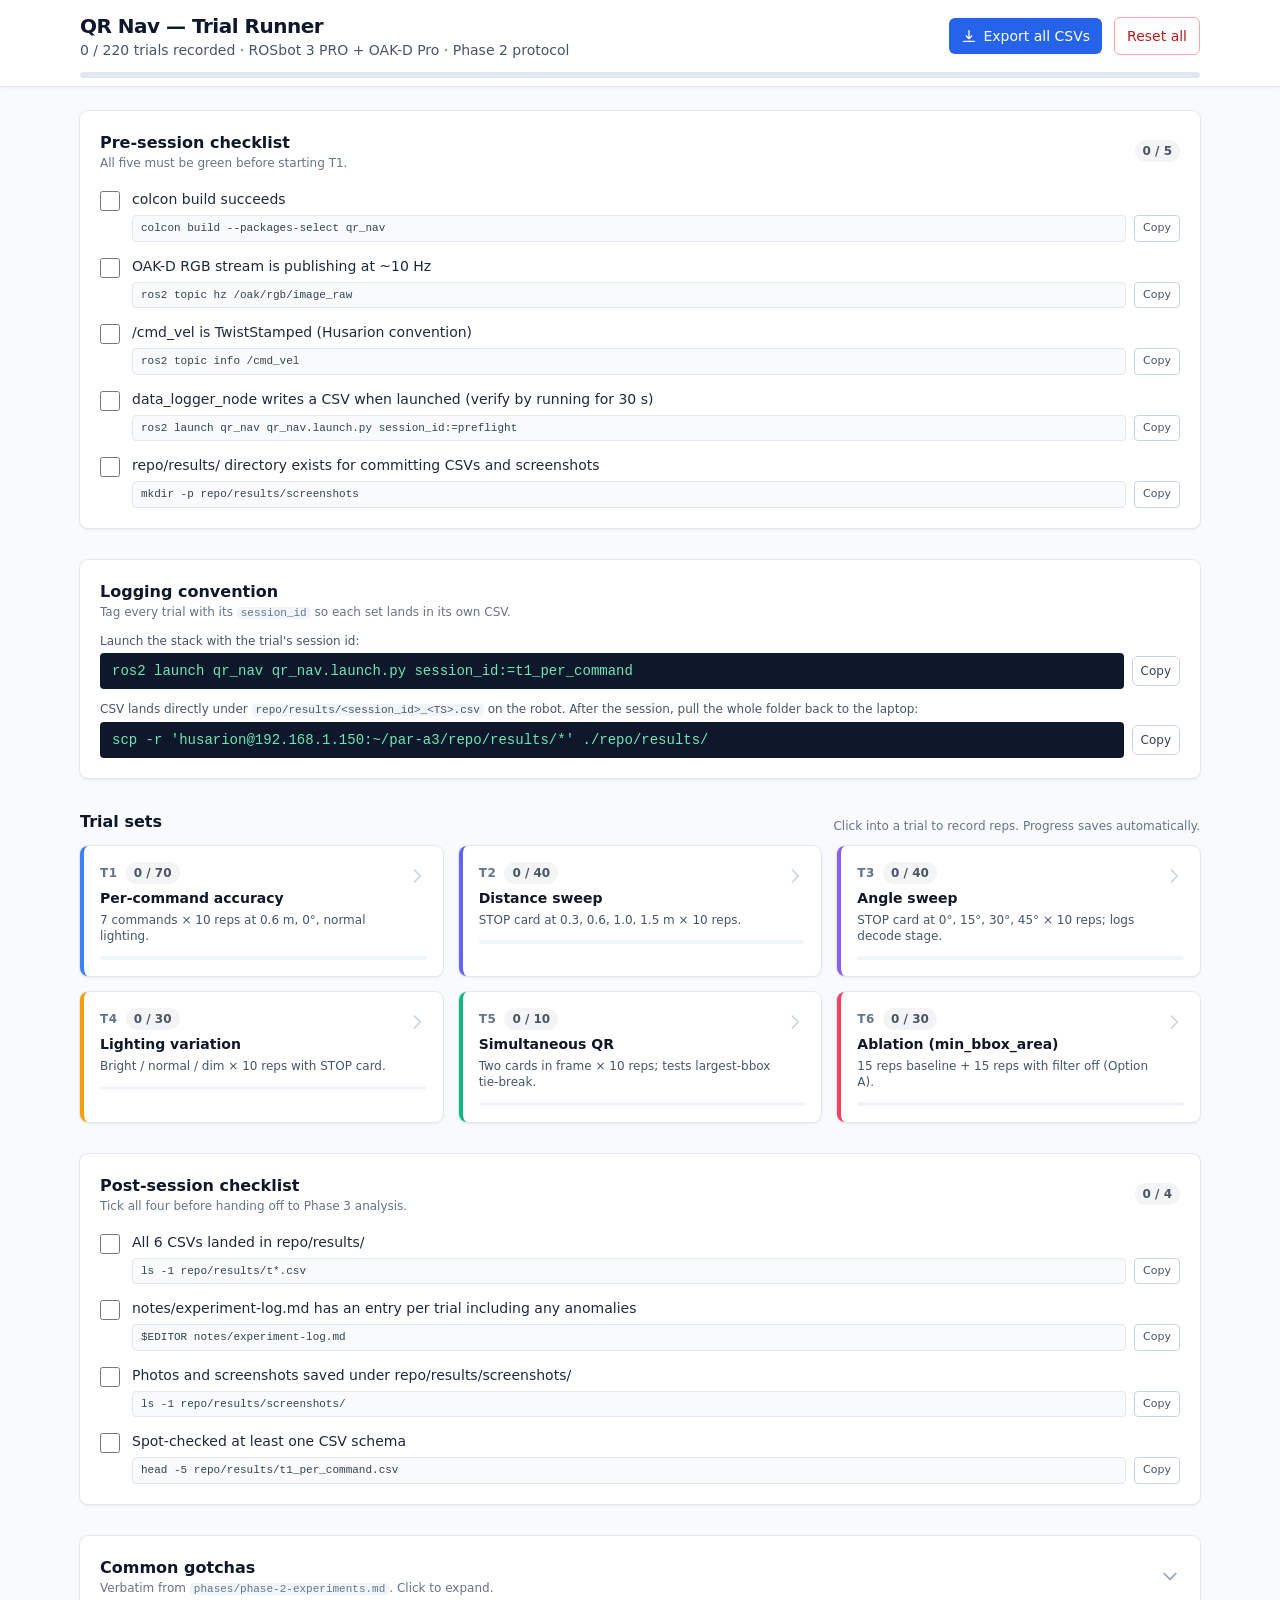
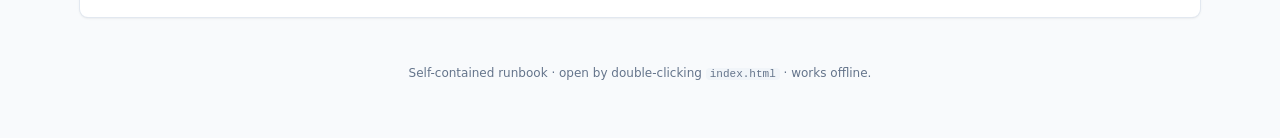
<file: tools/run_trials/index.html>
<!DOCTYPE html>
<html lang="en">
<head>
  <meta charset="utf-8">
  <meta name="viewport" content="width=device-width, initial-scale=1">
  <title>QR Nav — Trial Runner</title>
  <script src="assets/tailwind.js"></script>
  <link rel="stylesheet" href="assets/styles.css">
  <script src="assets/shared.js"></script>
</head>
<body class="bg-slate-50 text-slate-900 antialiased">

  <!-- =================================================================== -->
  <!-- Sticky top bar                                                      -->
  <!-- =================================================================== -->
  <header class="sticky top-0 z-30 bg-white/95 backdrop-blur border-b border-slate-200 shadow-sm no-print">
    <div class="max-w-6xl mx-auto px-4 py-3 flex flex-wrap items-center gap-3">
      <div class="flex-1 min-w-0">
        <h1 class="text-lg sm:text-xl font-semibold tracking-tight">QR Nav — Trial Runner</h1>
        <p class="text-xs sm:text-sm text-slate-600">
          <span id="global-progress-text">0 / 220 trials recorded</span>
          · ROSbot 3 PRO + OAK-D Pro · Phase 2 protocol
        </p>
      </div>
      <button id="export-all-btn"
              class="inline-flex items-center gap-1.5 rounded-md bg-blue-600 px-3 py-2 text-sm font-medium text-white hover:bg-blue-700 focus:outline-none focus:ring-2 focus:ring-blue-500 focus:ring-offset-2">
        <svg class="w-4 h-4" fill="none" stroke="currentColor" viewBox="0 0 24 24" stroke-width="2">
          <path d="M12 4v12m0 0l-4-4m4 4l4-4M4 20h16" stroke-linecap="round" stroke-linejoin="round"/>
        </svg>
        Export all CSVs
      </button>
      <button id="reset-all-btn"
              class="inline-flex items-center gap-1.5 rounded-md bg-white border border-red-300 px-3 py-2 text-sm font-medium text-red-700 hover:bg-red-50 focus:outline-none focus:ring-2 focus:ring-red-400">
        Reset all
      </button>
    </div>
    <div class="max-w-6xl mx-auto px-4 pb-2">
      <div class="h-1.5 w-full rounded-full bg-slate-200 overflow-hidden">
        <div id="global-progress-bar" class="h-full bg-blue-600 transition-all duration-200" style="width:0%"></div>
      </div>
    </div>
  </header>

  <main class="max-w-6xl mx-auto px-4 py-6 space-y-8">

    <!-- =============================================================== -->
    <!-- Pre-session checklist                                            -->
    <!-- =============================================================== -->
    <section id="pre-session" class="bg-white rounded-lg shadow ring-1 ring-slate-200 p-5">
      <header class="flex items-center justify-between mb-4">
        <div>
          <h2 class="text-base font-semibold text-slate-900">Pre-session checklist</h2>
          <p class="text-xs text-slate-500">All five must be green before starting T1.</p>
        </div>
        <span id="pre-progress" class="progress-badge" data-state="empty">0 / 5</span>
      </header>

      <ul id="pre-checklist" class="space-y-3">
        <!-- Items injected by shared/page bootstrap script below -->
      </ul>
    </section>

    <!-- =============================================================== -->
    <!-- Logging convention reminder                                      -->
    <!-- =============================================================== -->
    <section class="bg-white rounded-lg shadow ring-1 ring-slate-200 p-5">
      <header class="mb-3">
        <h2 class="text-base font-semibold text-slate-900">Logging convention</h2>
        <p class="text-xs text-slate-500">Tag every trial with its <code class="text-[11px] bg-slate-100 px-1 rounded">session_id</code> so each set lands in its own CSV.</p>
      </header>
      <div class="space-y-3">
        <div>
          <label class="block text-xs font-medium text-slate-600 mb-1">Launch the stack with the trial's session id:</label>
          <div class="flex items-center gap-2">
            <code id="launch-cmd" class="flex-1 block bg-slate-900 text-emerald-300 text-xs sm:text-sm font-mono rounded px-3 py-2 overflow-x-auto">ros2 launch qr_nav qr_nav.launch.py session_id:=t1_per_command</code>
            <button class="copy-btn rounded-md border border-slate-300 px-2 py-1.5 text-xs font-medium text-slate-700 hover:bg-slate-50" data-target="launch-cmd">Copy</button>
          </div>
        </div>
        <div>
          <label class="block text-xs font-medium text-slate-600 mb-1">CSV lands directly under <code class="text-[11px] bg-slate-100 px-1 rounded">repo/results/&lt;session_id&gt;_&lt;TS&gt;.csv</code> on the robot. After the session, pull the whole folder back to the laptop:</label>
          <div class="flex items-center gap-2">
            <code id="cp-cmd" class="flex-1 block bg-slate-900 text-emerald-300 text-xs sm:text-sm font-mono rounded px-3 py-2 overflow-x-auto">scp -r 'husarion@192.168.1.150:~/par-a3/repo/results/*' ./repo/results/</code>
            <button class="copy-btn rounded-md border border-slate-300 px-2 py-1.5 text-xs font-medium text-slate-700 hover:bg-slate-50" data-target="cp-cmd">Copy</button>
          </div>
        </div>
      </div>
    </section>

    <!-- =============================================================== -->
    <!-- Trial cards grid                                                 -->
    <!-- =============================================================== -->
    <section>
      <header class="mb-3 flex items-end justify-between">
        <h2 class="text-base font-semibold text-slate-900">Trial sets</h2>
        <p class="text-xs text-slate-500">Click into a trial to record reps. Progress saves automatically.</p>
      </header>
      <div id="trial-cards" class="grid grid-cols-1 sm:grid-cols-2 lg:grid-cols-3 gap-4">
        <!-- Six cards injected here -->
      </div>
    </section>

    <!-- =============================================================== -->
    <!-- Post-session checklist                                           -->
    <!-- =============================================================== -->
    <section id="post-session" class="bg-white rounded-lg shadow ring-1 ring-slate-200 p-5">
      <header class="flex items-center justify-between mb-4">
        <div>
          <h2 class="text-base font-semibold text-slate-900">Post-session checklist</h2>
          <p class="text-xs text-slate-500">Tick all four before handing off to Phase 3 analysis.</p>
        </div>
        <span id="post-progress" class="progress-badge" data-state="empty">0 / 4</span>
      </header>
      <ul id="post-checklist" class="space-y-3"></ul>
    </section>

    <!-- =============================================================== -->
    <!-- Gotchas accordion                                                -->
    <!-- =============================================================== -->
    <section class="bg-white rounded-lg shadow ring-1 ring-slate-200">
      <details class="group">
        <summary class="cursor-pointer list-none p-5 flex items-center justify-between">
          <div>
            <h2 class="text-base font-semibold text-slate-900">Common gotchas</h2>
            <p class="text-xs text-slate-500">Verbatim from <code class="text-[11px] bg-slate-100 px-1 rounded">phases/phase-2-experiments.md</code>. Click to expand.</p>
          </div>
          <svg class="w-5 h-5 text-slate-400 transition-transform group-open:rotate-180" fill="none" stroke="currentColor" viewBox="0 0 24 24" stroke-width="2">
            <path d="M19 9l-7 7-7-7" stroke-linecap="round" stroke-linejoin="round"/>
          </svg>
        </summary>
        <div class="px-5 pb-5 -mt-2">
          <ul class="text-sm text-slate-700 space-y-2 list-disc pl-5">
            <li><strong>Battery dropping mid-session</strong> — record battery % at start; ROSbot motor performance degrades below ~30%.</li>
            <li><strong>Logger session_id not applied</strong> — if the launch param didn't take, all CSVs collide. Verify the filename matches your <code class="text-[11px] bg-slate-100 px-1 rounded">session_id</code> before each run.</li>
            <li><strong>TwistStamped timestamps drift</strong> — keep robot and laptop on the same NTP source; otherwise latency-from-decode-to-cmd_vel readings will be noisy.</li>
            <li><strong>Cards reflective under overhead lights</strong> — print on matte paper or laminate matte side out. Glare destroys CLAHE.</li>
            <li><strong>Don't change <code class="text-[11px] bg-slate-100 px-1 rounded">cmd_cooldown_s</code> between trials</strong> — keep all baseline parameters identical across T1–T5 so V.2.1 numbers are comparable.</li>
          </ul>
        </div>
      </details>
    </section>

    <footer class="text-xs text-slate-500 pt-4 pb-8 text-center">
      Self-contained runbook · open by double-clicking <code class="text-[11px] bg-slate-100 px-1 rounded">index.html</code> · works offline.
    </footer>
  </main>

  <!-- =================================================================== -->
  <!-- Bootstrap script                                                    -->
  <!-- =================================================================== -->
  <script>
    'use strict';

    // -------------------------------------------------------------------
    // Trial card metadata
    // -------------------------------------------------------------------
    const TRIAL_CARDS = [
      {
        id: 't1', href: 't1.html', label: 'T1', title: 'Per-command accuracy',
        desc: '7 commands × 10 reps at 0.6 m, 0°, normal lighting.',
        accent: 'border-l-blue-500',
      },
      {
        id: 't2', href: 't2.html', label: 'T2', title: 'Distance sweep',
        desc: 'STOP card at 0.3, 0.6, 1.0, 1.5 m × 10 reps.',
        accent: 'border-l-indigo-500',
      },
      {
        id: 't3', href: 't3.html', label: 'T3', title: 'Angle sweep',
        desc: 'STOP card at 0°, 15°, 30°, 45° × 10 reps; logs decode stage.',
        accent: 'border-l-violet-500',
      },
      {
        id: 't4', href: 't4.html', label: 'T4', title: 'Lighting variation',
        desc: 'Bright / normal / dim × 10 reps with STOP card.',
        accent: 'border-l-amber-500',
      },
      {
        id: 't5', href: 't5.html', label: 'T5', title: 'Simultaneous QR',
        desc: 'Two cards in frame × 10 reps; tests largest-bbox tie-break.',
        accent: 'border-l-emerald-500',
      },
      {
        id: 't6', href: 't6.html', label: 'T6', title: 'Ablation (min_bbox_area)',
        desc: '15 reps baseline + 15 reps with filter off (Option A).',
        accent: 'border-l-rose-500',
      },
    ];

    // -------------------------------------------------------------------
    // Pre / post checklist definitions
    // -------------------------------------------------------------------
    const PRE_ITEMS = [
      {
        key: 'colcon_build',
        label: 'colcon build succeeds',
        cmd: 'colcon build --packages-select qr_nav',
      },
      {
        key: 'topic_hz',
        label: 'OAK-D RGB stream is publishing at ~10 Hz',
        cmd: 'ros2 topic hz /oak/rgb/image_raw',
      },
      {
        key: 'topic_info_cmd_vel',
        label: '/cmd_vel is TwistStamped (Husarion convention)',
        cmd: 'ros2 topic info /cmd_vel',
      },
      {
        key: 'data_logger_writes',
        label: 'data_logger_node writes a CSV when launched (verify by running for 30 s)',
        cmd: 'ros2 launch qr_nav qr_nav.launch.py session_id:=preflight',
      },
      {
        key: 'results_dir',
        label: 'repo/results/ directory exists for committing CSVs and screenshots',
        cmd: 'mkdir -p repo/results/screenshots',
      },
    ];

    const POST_ITEMS = [
      {
        key: 'six_csvs_present',
        label: 'All 6 CSVs landed in repo/results/',
        cmd: 'ls -1 repo/results/t*.csv',
      },
      {
        key: 'experiment_log_entry',
        label: 'notes/experiment-log.md has an entry per trial including any anomalies',
        cmd: '$EDITOR notes/experiment-log.md',
      },
      {
        key: 'photos_saved',
        label: 'Photos and screenshots saved under repo/results/screenshots/',
        cmd: 'ls -1 repo/results/screenshots/',
      },
      {
        key: 'csv_spot_check',
        label: 'Spot-checked at least one CSV schema',
        cmd: 'head -5 repo/results/t1_per_command.csv',
      },
    ];

    // -------------------------------------------------------------------
    // State + rendering
    // -------------------------------------------------------------------
    let state = QRTrials.load();

    function persist() {
      QRTrials.save(state);
      renderProgress();
    }

    function renderChecklist(containerId, items, bucketKey) {
      const ul = document.getElementById(containerId);
      ul.innerHTML = '';
      for (const item of items) {
        const li = document.createElement('li');
        li.className = 'flex items-start gap-3';
        const checked = !!state[bucketKey][item.key];
        li.innerHTML = `
          <label class="flex-1 flex items-start gap-3 cursor-pointer group">
            <input type="checkbox" class="mt-1 w-5 h-5 text-blue-600 rounded border-slate-300 focus:ring-blue-500"
                   ${checked ? 'checked' : ''}
                   data-bucket="${bucketKey}" data-key="${item.key}">
            <div class="flex-1 min-w-0">
              <span class="text-sm font-medium text-slate-800 group-hover:text-slate-900">${item.label}</span>
              <div class="mt-1 flex items-center gap-2">
                <code class="flex-1 block bg-slate-50 border border-slate-200 text-[11px] font-mono text-slate-700 rounded px-2 py-1 overflow-x-auto">${item.cmd}</code>
                <button class="copy-btn rounded border border-slate-300 px-2 py-1 text-[11px] font-medium text-slate-600 hover:bg-slate-50" data-cmd="${escapeHtml(item.cmd)}">Copy</button>
              </div>
            </div>
          </label>
        `;
        ul.appendChild(li);
      }
    }

    function escapeHtml(s) {
      return s.replace(/[&<>"']/g, c => ({
        '&': '&amp;', '<': '&lt;', '>': '&gt;', '"': '&quot;', "'": '&#39;'
      }[c]));
    }

    function renderTrialCards() {
      const grid = document.getElementById('trial-cards');
      grid.innerHTML = '';
      for (const card of TRIAL_CARDS) {
        const { done, total } = QRTrials.countDone(state, card.id);
        const pct = total > 0 ? Math.round((done / total) * 100) : 0;
        const cardEl = document.createElement('a');
        cardEl.href = card.href;
        cardEl.className = `block bg-white rounded-lg shadow ring-1 ring-slate-200 hover:ring-slate-300 hover:shadow-md transition-all border-l-4 ${card.accent} p-4 group`;
        cardEl.innerHTML = `
          <div class="flex items-start justify-between gap-2">
            <div class="flex-1 min-w-0">
              <div class="flex items-center gap-2">
                <span class="text-xs font-bold text-slate-500 tracking-wider">${card.label}</span>
                <span class="progress-badge" data-state="${done === total && total > 0 ? 'done' : (done > 0 ? '' : 'empty')}">${done} / ${total}</span>
              </div>
              <h3 class="mt-1 text-sm font-semibold text-slate-900">${card.title}</h3>
              <p class="mt-1 text-xs text-slate-600">${card.desc}</p>
            </div>
            <svg class="w-5 h-5 text-slate-300 group-hover:text-slate-500 mt-1" fill="none" stroke="currentColor" viewBox="0 0 24 24" stroke-width="2">
              <path d="M9 5l7 7-7 7" stroke-linecap="round" stroke-linejoin="round"/>
            </svg>
          </div>
          <div class="mt-3 h-1 w-full rounded-full bg-slate-100 overflow-hidden">
            <div class="h-full bg-blue-500" style="width:${pct}%"></div>
          </div>
        `;
        grid.appendChild(cardEl);
      }
    }

    function renderChecklistProgress() {
      const preDone = PRE_ITEMS.filter(i => state.preChecklist[i.key]).length;
      const postDone = POST_ITEMS.filter(i => state.postChecklist[i.key]).length;
      const preBadge = document.getElementById('pre-progress');
      const postBadge = document.getElementById('post-progress');
      preBadge.textContent = `${preDone} / ${PRE_ITEMS.length}`;
      preBadge.dataset.state = preDone === PRE_ITEMS.length ? 'done' : (preDone > 0 ? '' : 'empty');
      postBadge.textContent = `${postDone} / ${POST_ITEMS.length}`;
      postBadge.dataset.state = postDone === POST_ITEMS.length ? 'done' : (postDone > 0 ? '' : 'empty');
    }

    function renderProgress() {
      const { done, total } = QRTrials.countAll(state);
      document.getElementById('global-progress-text').textContent = `${done} / ${total} trials recorded`;
      document.getElementById('global-progress-bar').style.width = `${total > 0 ? (done / total) * 100 : 0}%`;
      renderTrialCards();
      renderChecklistProgress();
    }

    // -------------------------------------------------------------------
    // Wire-up
    // -------------------------------------------------------------------
    function init() {
      renderChecklist('pre-checklist', PRE_ITEMS, 'preChecklist');
      renderChecklist('post-checklist', POST_ITEMS, 'postChecklist');
      renderProgress();

      // Checkbox change handler (event delegation on body)
      document.body.addEventListener('change', (e) => {
        const t = e.target;
        if (t.matches('input[type=checkbox][data-bucket]')) {
          const bucket = t.dataset.bucket;
          const key = t.dataset.key;
          state[bucket][key] = t.checked;
          persist();
        }
      });

      // Copy buttons (any element with .copy-btn)
      document.body.addEventListener('click', async (e) => {
        const btn = e.target.closest('.copy-btn');
        if (!btn) return;
        e.preventDefault();
        const targetId = btn.dataset.target;
        const text = targetId
          ? document.getElementById(targetId).textContent
          : btn.dataset.cmd || '';
        await QRTrials.copyToClipboard(text);
        QRTrials.flashCopied(btn);
      });

      // Reset all
      document.getElementById('reset-all-btn').addEventListener('click', () => {
        if (!confirm('Reset every trial, both checklists, and erase all recorded data? This cannot be undone.')) return;
        state = QRTrials.resetAll();
        renderChecklist('pre-checklist', PRE_ITEMS, 'preChecklist');
        renderChecklist('post-checklist', POST_ITEMS, 'postChecklist');
        renderProgress();
      });

      // Export all
      document.getElementById('export-all-btn').addEventListener('click', () => {
        QRTrials.downloadAll(state);
      });
    }

    if (document.readyState === 'loading') {
      document.addEventListener('DOMContentLoaded', init);
    } else {
      init();
    }
  </script>
</body>
</html>
</file>
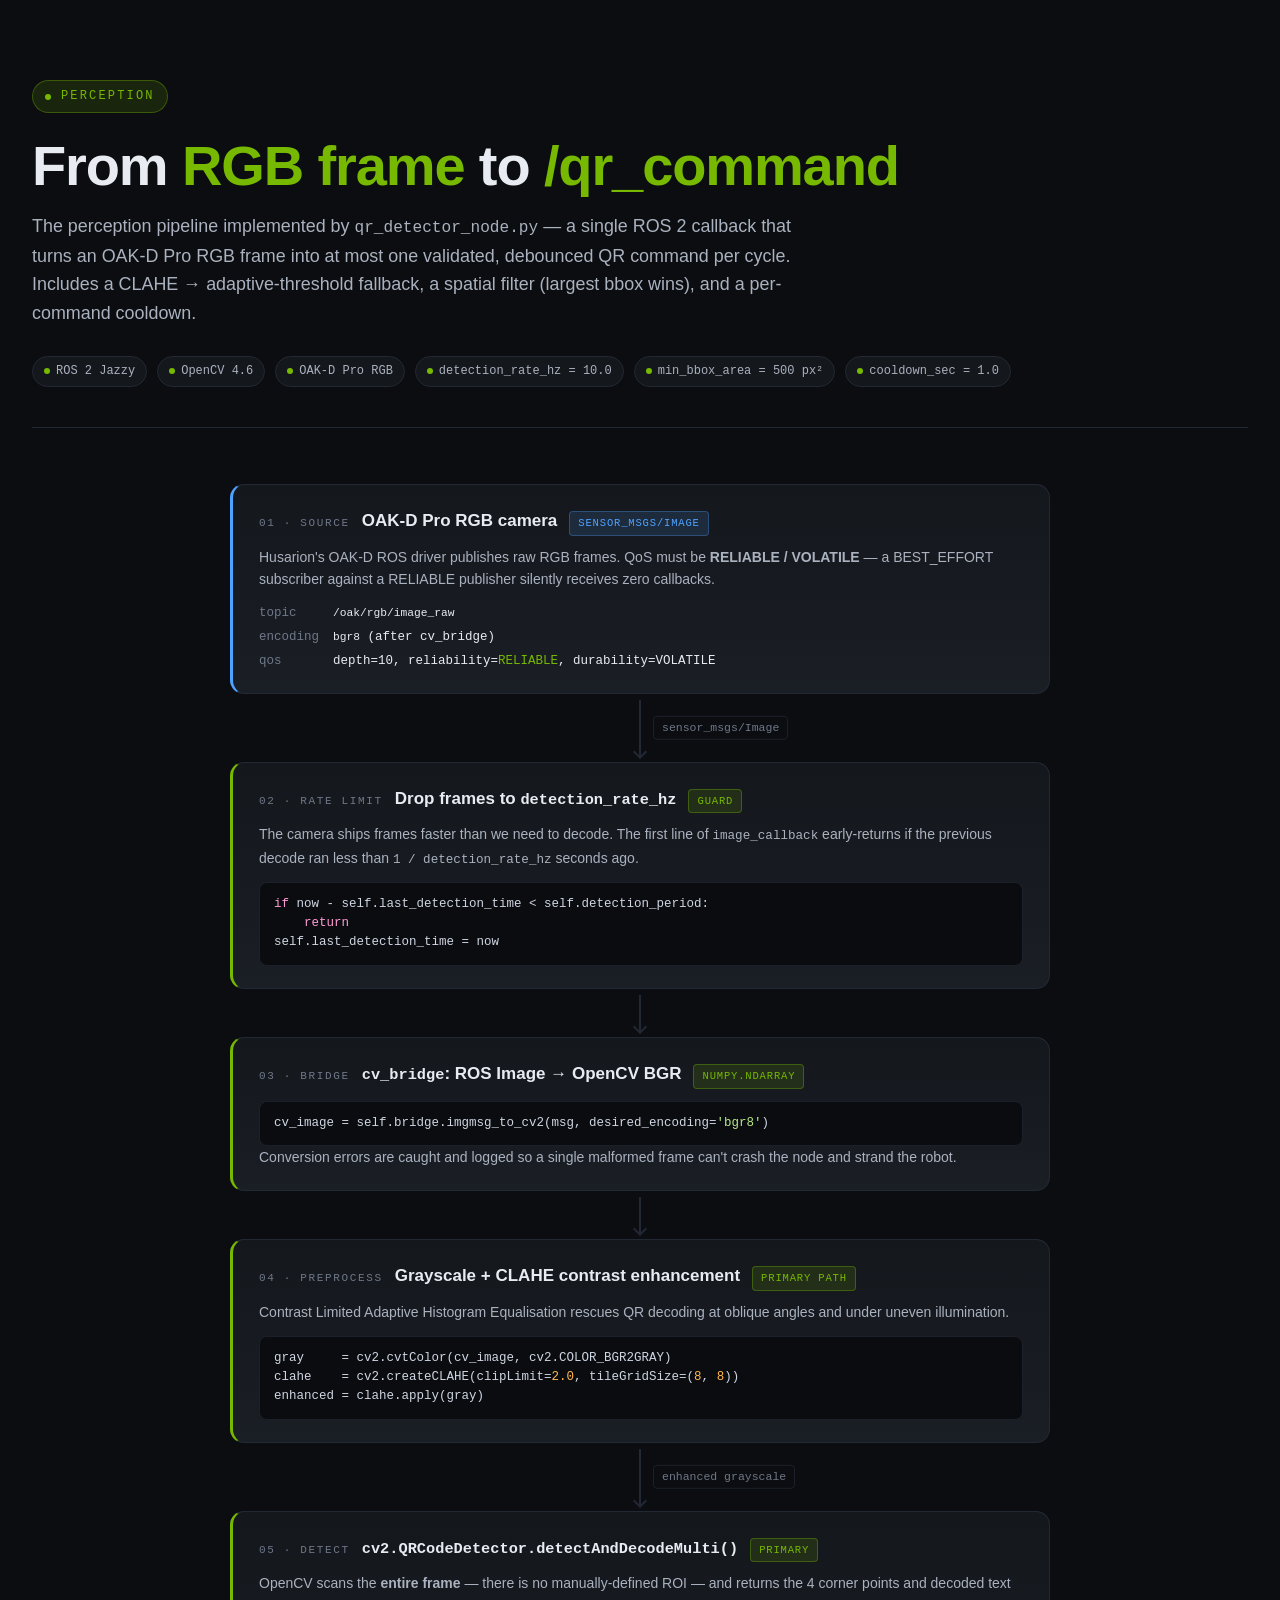
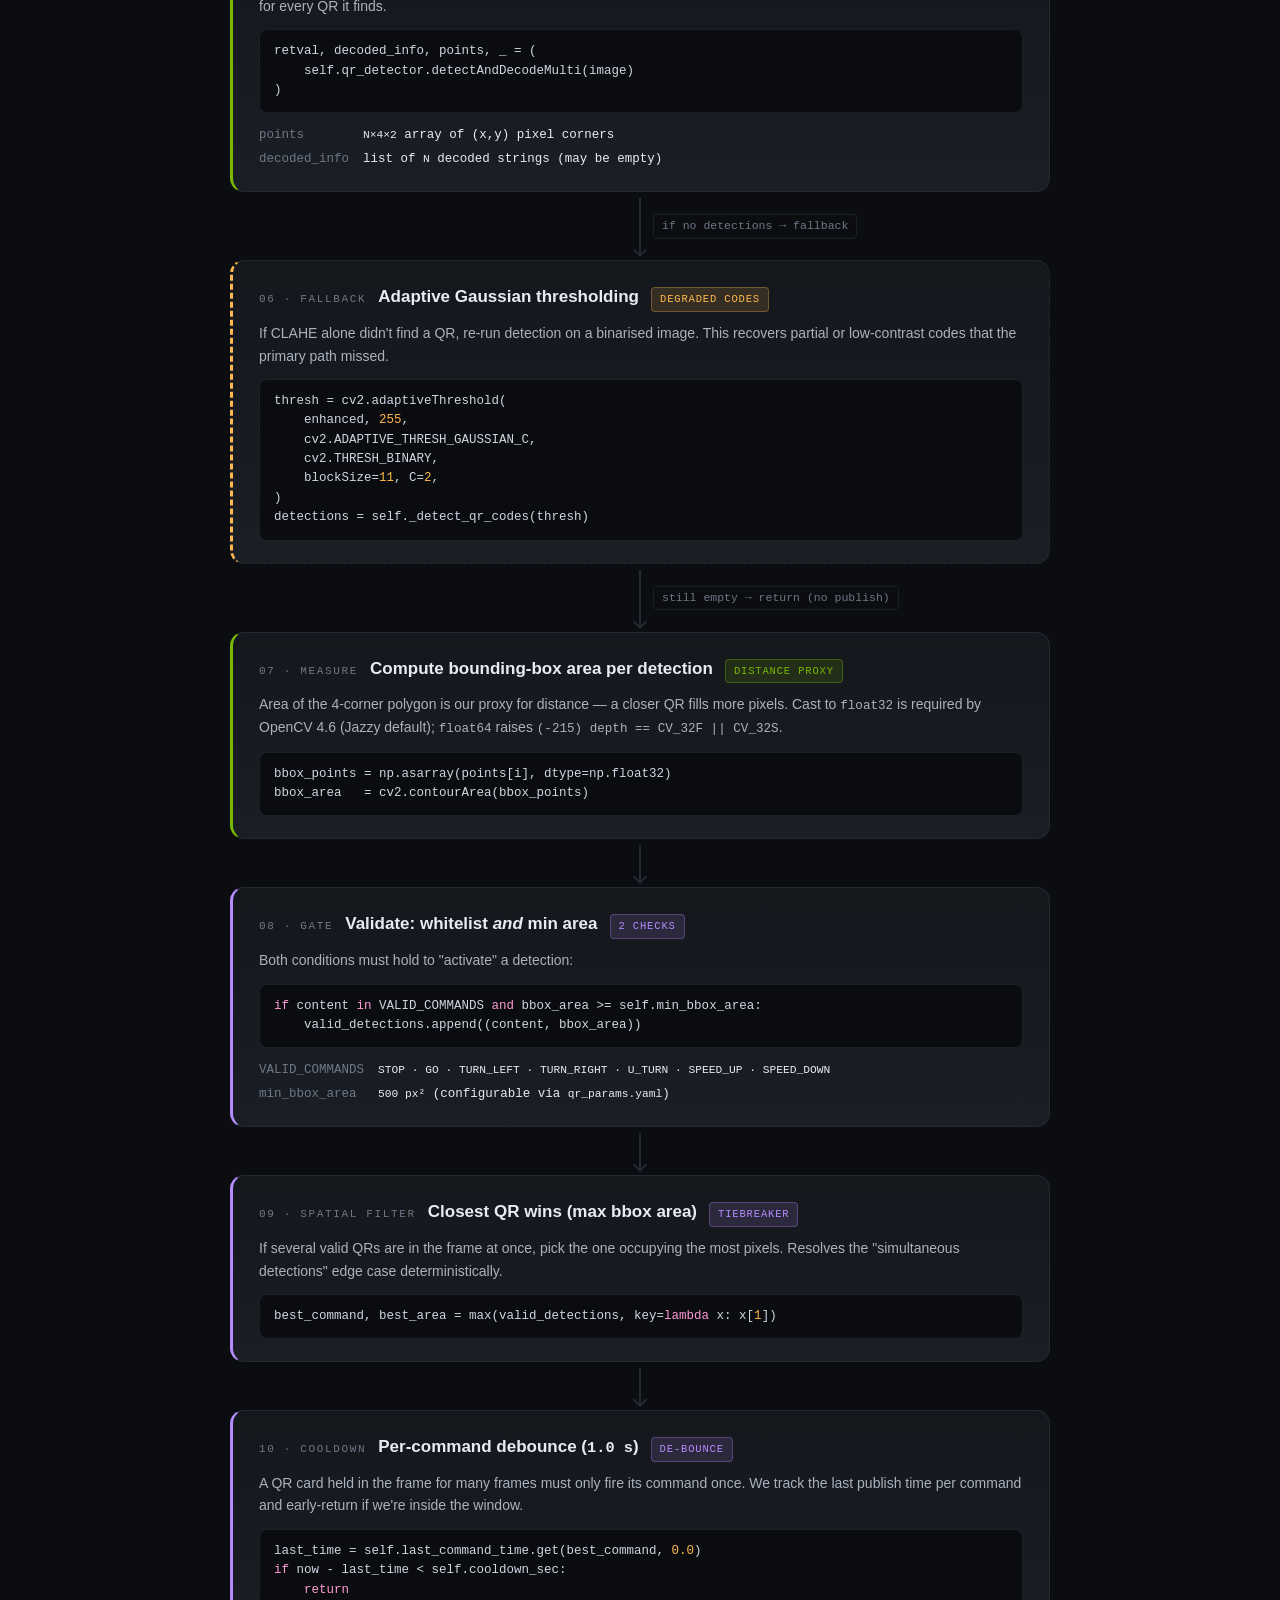
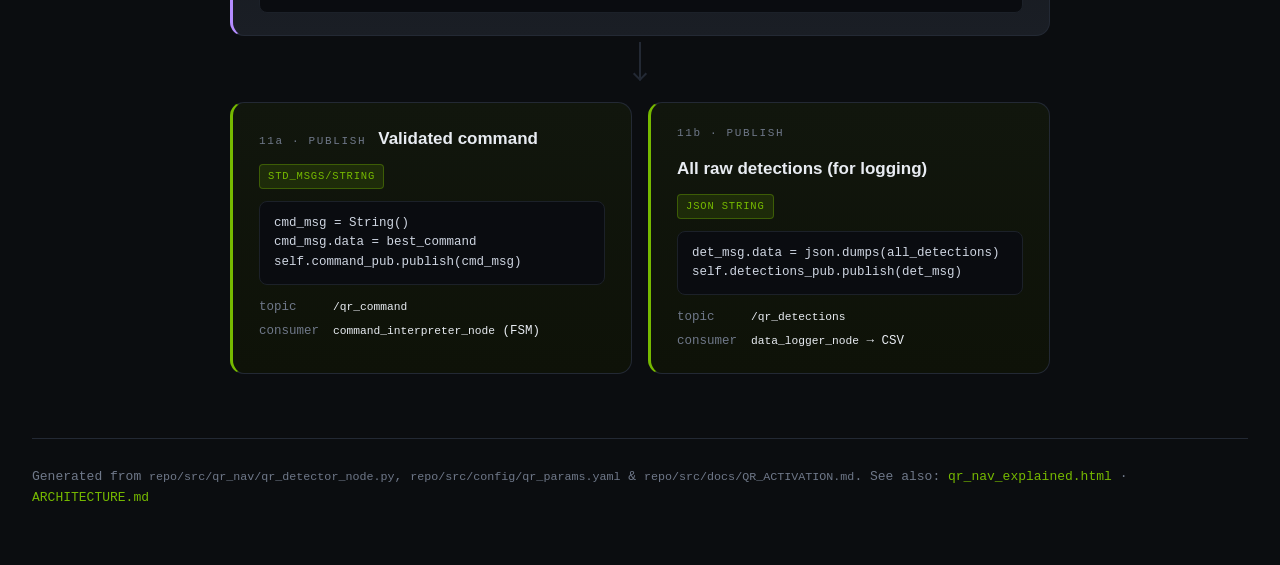
<file: src/docs/perception_pipeline.html>
<!doctype html>
<html lang="en">
<head>
<meta charset="utf-8" />
<meta name="viewport" content="width=device-width,initial-scale=1" />
<title>qr_nav — Perception Pipeline</title>
<style>
  /* ---------- Design tokens (matched to qr_nav_explained.html) ---------- */
  :root {
    --bg:            #0b0d10;
    --bg-elev:       #14171c;
    --bg-elev-2:     #1a1e25;
    --line:          #232934;
    --line-soft:     #1c2129;
    --ink:           #e8ecf2;
    --ink-dim:       #aab2bf;
    --ink-mute:      #6f7889;
    --accent:        #76b900;
    --accent-soft:   rgba(118,185,0,0.14);
    --accent-line:   rgba(118,185,0,0.35);
    --blue:          #4ea3ff;
    --blue-soft:     rgba(78,163,255,0.14);
    --amber:         #ffb84d;
    --amber-soft:    rgba(255,184,77,0.14);
    --red:           #ff6b6b;
    --red-soft:      rgba(255,107,107,0.14);
    --violet:        #b48cff;
    --violet-soft:   rgba(180,140,255,0.14);
    --mono:          ui-monospace, "JetBrains Mono", "SF Mono", Menlo,
                     Consolas, "Liberation Mono", monospace;
    --sans:          -apple-system, BlinkMacSystemFont, "Segoe UI", Inter,
                     Roboto, "Helvetica Neue", Arial, sans-serif;
  }

  * { box-sizing: border-box; }
  html, body { margin: 0; padding: 0; }
  body {
    background: var(--bg);
    color: var(--ink);
    font-family: var(--sans);
    font-size: 15.5px;
    line-height: 1.6;
    -webkit-font-smoothing: antialiased;
    text-rendering: optimizeLegibility;
  }
  code { font-family: var(--mono); font-size: 0.9em; }

  /* ---------- Page frame ---------- */
  .wrap {
    max-width: 1280px;
    margin: 0 auto;
    padding: 0 32px;
  }
  .hero {
    padding: 80px 0 40px;
    border-bottom: 1px solid var(--line);
    margin-bottom: 48px;
  }
  .eyebrow {
    display: inline-flex; align-items: center; gap: 10px;
    font-family: var(--mono);
    font-size: 12px;
    letter-spacing: 0.18em;
    text-transform: uppercase;
    color: var(--accent);
    background: var(--accent-soft);
    border: 1px solid var(--accent-line);
    padding: 6px 12px;
    border-radius: 999px;
    margin-bottom: 24px;
  }
  .hero h1 {
    font-size: clamp(34px, 5vw, 56px);
    line-height: 1.05;
    letter-spacing: -0.02em;
    margin: 0 0 16px;
    font-weight: 700;
  }
  .hero h1 .accent { color: var(--accent); }
  .hero .lede {
    font-size: clamp(16px, 1.4vw, 19px);
    color: var(--ink-dim);
    max-width: 800px;
    margin: 0 0 28px;
  }
  .meta { display: flex; flex-wrap: wrap; gap: 10px; }
  .chip {
    display: inline-flex; align-items: center; gap: 6px;
    font-family: var(--mono);
    font-size: 12px;
    color: var(--ink-dim);
    background: var(--bg-elev);
    border: 1px solid var(--line);
    border-radius: 999px;
    padding: 5px 11px;
  }
  .chip .dot {
    width: 6px; height: 6px; border-radius: 50%;
    background: var(--accent);
  }

  /* ---------- Pipeline diagram ---------- */
  .pipeline {
    display: flex;
    flex-direction: column;
    align-items: center;
    gap: 0;
    padding: 8px 0 64px;
  }

  .stage {
    width: 100%;
    max-width: 820px;
    background: linear-gradient(180deg, var(--bg-elev) 0%, var(--bg-elev-2) 100%);
    border: 1px solid var(--line);
    border-radius: 14px;
    padding: 22px 26px;
    position: relative;
  }
  .stage + .arrow { margin: 6px 0; }
  .stage.kind-input    { border-left: 3px solid var(--blue);   }
  .stage.kind-process  { border-left: 3px solid var(--accent); }
  .stage.kind-fallback { border-left: 3px solid var(--amber); border-style: dashed; }
  .stage.kind-gate     { border-left: 3px solid var(--violet); }
  .stage.kind-publish  { border-left: 3px solid var(--accent); background: linear-gradient(180deg, #11160d 0%, #0e1208 100%); }

  .stage-head {
    display: flex; align-items: baseline; gap: 12px;
    margin-bottom: 10px; flex-wrap: wrap;
  }
  .stage-num {
    font-family: var(--mono);
    font-size: 11px;
    color: var(--ink-mute);
    letter-spacing: 0.15em;
  }
  .stage-title {
    font-size: 17px;
    font-weight: 600;
    color: var(--ink);
    margin: 0;
  }
  .tag {
    font-family: var(--mono);
    font-size: 10.5px;
    letter-spacing: 0.08em;
    text-transform: uppercase;
    padding: 3px 8px;
    border-radius: 4px;
    border: 1px solid transparent;
  }
  .tag.blue   { color: var(--blue);   background: var(--blue-soft);   border-color: rgba(78,163,255,0.3); }
  .tag.green  { color: var(--accent); background: var(--accent-soft); border-color: var(--accent-line); }
  .tag.amber  { color: var(--amber);  background: var(--amber-soft);  border-color: rgba(255,184,77,0.3); }
  .tag.violet { color: var(--violet); background: var(--violet-soft); border-color: rgba(180,140,255,0.3); }
  .tag.red    { color: var(--red);    background: var(--red-soft);    border-color: rgba(255,107,107,0.3); }

  .stage-body {
    color: var(--ink-dim);
    font-size: 14px;
  }
  .stage-body p { margin: 0 0 10px; }
  .stage-body p:last-child { margin-bottom: 0; }

  .snippet {
    margin: 12px 0 0;
    background: #0a0c10;
    border: 1px solid var(--line-soft);
    border-radius: 8px;
    padding: 12px 14px;
    overflow-x: auto;
    font-family: var(--mono);
    font-size: 12.5px;
    line-height: 1.55;
    color: #cfd6e2;
  }
  .snippet .kw { color: #ff9bd6; }
  .snippet .fn { color: #4ea3ff; }
  .snippet .str { color: #b8e986; }
  .snippet .num { color: #ffb84d; }
  .snippet .cm { color: var(--ink-mute); font-style: italic; }

  .kv {
    display: grid;
    grid-template-columns: max-content 1fr;
    gap: 4px 14px;
    margin-top: 12px;
    font-family: var(--mono);
    font-size: 12.5px;
  }
  .kv .k { color: var(--ink-mute); }
  .kv .v { color: var(--ink); }
  .kv .v .accent { color: var(--accent); }

  /* ---------- Arrows between stages ---------- */
  .arrow {
    width: 2px;
    height: 36px;
    background: var(--line);
    position: relative;
  }
  .arrow::after {
    content: "";
    position: absolute;
    bottom: -1px;
    left: 50%;
    transform: translateX(-50%) rotate(45deg);
    width: 8px; height: 8px;
    border-right: 2px solid var(--line);
    border-bottom: 2px solid var(--line);
  }
  .arrow.label {
    height: 56px;
  }
  .arrow .lbl {
    position: absolute;
    left: 14px;
    top: 50%;
    transform: translateY(-50%);
    font-family: var(--mono);
    font-size: 11.5px;
    color: var(--ink-mute);
    white-space: nowrap;
    background: var(--bg);
    padding: 2px 8px;
    border: 1px solid var(--line-soft);
    border-radius: 4px;
  }

  /* ---------- Branch (fallback) ---------- */
  .branch {
    width: 100%;
    max-width: 820px;
    display: grid;
    grid-template-columns: 1fr 1fr;
    gap: 16px;
    align-items: stretch;
  }
  .branch .stage { max-width: none; }

  .branch-merge {
    width: 100%;
    max-width: 820px;
    display: flex;
    justify-content: center;
    position: relative;
    height: 36px;
  }
  .branch-merge::before,
  .branch-merge::after {
    content: "";
    position: absolute;
    top: 0;
    width: 50%;
    height: 18px;
    border-bottom: 2px solid var(--line);
  }
  .branch-merge::before { left: 0;  border-right: 2px solid var(--line); border-bottom-right-radius: 12px; }
  .branch-merge::after  { right: 0; border-left:  2px solid var(--line); border-bottom-left-radius: 12px; }
  .branch-merge .down {
    position: absolute;
    bottom: -1px;
    left: 50%;
    transform: translateX(-50%) rotate(45deg);
    width: 8px; height: 8px;
    border-right: 2px solid var(--line);
    border-bottom: 2px solid var(--line);
  }

  /* ---------- Output fan-out ---------- */
  .outputs {
    width: 100%;
    max-width: 820px;
    display: grid;
    grid-template-columns: 1fr 1fr;
    gap: 16px;
    margin-top: 18px;
  }
  .outputs .stage { max-width: none; }

  /* ---------- Footer ---------- */
  .footer {
    border-top: 1px solid var(--line);
    padding: 28px 0 56px;
    color: var(--ink-mute);
    font-size: 13px;
    font-family: var(--mono);
  }
  .footer a { color: var(--accent); text-decoration: none; }
  .footer a:hover { text-decoration: underline; }

  /* ---------- Responsive ---------- */
  @media (max-width: 720px) {
    .branch, .outputs { grid-template-columns: 1fr; }
    .wrap { padding: 0 20px; }
    .hero { padding: 56px 0 32px; }
  }
</style>
</head>
<body>

<div class="wrap">

  <!-- ============================== HERO ============================== -->
  <header class="hero">
    <span class="eyebrow"><span class="dot" style="width:6px;height:6px;border-radius:50%;background:var(--accent);"></span> perception</span>
    <h1>From <span class="accent">RGB frame</span> to <span class="accent">/qr_command</span></h1>
    <p class="lede">
      The perception pipeline implemented by
      <code>qr_detector_node.py</code> &mdash; a single ROS&nbsp;2 callback that
      turns an OAK-D Pro RGB frame into at most one validated, debounced QR
      command per cycle. Includes a CLAHE&nbsp;&rarr;&nbsp;adaptive-threshold
      fallback, a spatial filter (largest bbox wins), and a per-command
      cooldown.
    </p>
    <div class="meta">
      <span class="chip"><span class="dot"></span>ROS 2 Jazzy</span>
      <span class="chip"><span class="dot"></span>OpenCV 4.6</span>
      <span class="chip"><span class="dot"></span>OAK-D Pro RGB</span>
      <span class="chip"><span class="dot"></span>detection_rate_hz = 10.0</span>
      <span class="chip"><span class="dot"></span>min_bbox_area = 500 px²</span>
      <span class="chip"><span class="dot"></span>cooldown_sec = 1.0</span>
    </div>
  </header>

  <!-- ============================ PIPELINE ============================ -->
  <section class="pipeline">

    <!-- 1. Source -->
    <div class="stage kind-input">
      <div class="stage-head">
        <span class="stage-num">01 · SOURCE</span>
        <h3 class="stage-title">OAK-D Pro RGB camera</h3>
        <span class="tag blue">sensor_msgs/Image</span>
      </div>
      <div class="stage-body">
        <p>Husarion's OAK-D ROS driver publishes raw RGB frames. QoS must
          be <strong>RELIABLE / VOLATILE</strong> &mdash; a BEST_EFFORT
          subscriber against a RELIABLE publisher silently receives zero
          callbacks.</p>
        <div class="kv">
          <span class="k">topic</span><span class="v"><code>/oak/rgb/image_raw</code></span>
          <span class="k">encoding</span><span class="v"><code>bgr8</code> (after cv_bridge)</span>
          <span class="k">qos</span><span class="v">depth=10, reliability=<span class="accent">RELIABLE</span>, durability=VOLATILE</span>
        </div>
      </div>
    </div>

    <div class="arrow label"><span class="lbl">sensor_msgs/Image</span></div>

    <!-- 2. Rate gate -->
    <div class="stage kind-process">
      <div class="stage-head">
        <span class="stage-num">02 · RATE LIMIT</span>
        <h3 class="stage-title">Drop frames to <code>detection_rate_hz</code></h3>
        <span class="tag green">guard</span>
      </div>
      <div class="stage-body">
        <p>The camera ships frames faster than we need to decode. The first
          line of <code>image_callback</code> early-returns if the previous
          decode ran less than <code>1 / detection_rate_hz</code> seconds ago.</p>
<pre class="snippet"><span class="kw">if</span> now - self.last_detection_time &lt; self.detection_period:
    <span class="kw">return</span>
self.last_detection_time = now</pre>
      </div>
    </div>

    <div class="arrow"></div>

    <!-- 3. cv_bridge -->
    <div class="stage kind-process">
      <div class="stage-head">
        <span class="stage-num">03 · BRIDGE</span>
        <h3 class="stage-title"><code>cv_bridge</code>: ROS Image &rarr; OpenCV BGR</h3>
        <span class="tag green">numpy.ndarray</span>
      </div>
      <div class="stage-body">
<pre class="snippet">cv_image = self.bridge.imgmsg_to_cv2(msg, desired_encoding=<span class="str">'bgr8'</span>)</pre>
        <p>Conversion errors are caught and logged so a single malformed
          frame can't crash the node and strand the robot.</p>
      </div>
    </div>

    <div class="arrow"></div>

    <!-- 4. Preprocess -->
    <div class="stage kind-process">
      <div class="stage-head">
        <span class="stage-num">04 · PREPROCESS</span>
        <h3 class="stage-title">Grayscale + CLAHE contrast enhancement</h3>
        <span class="tag green">primary path</span>
      </div>
      <div class="stage-body">
        <p>Contrast Limited Adaptive Histogram Equalisation rescues QR
          decoding at oblique angles and under uneven illumination.</p>
<pre class="snippet">gray     = cv2.cvtColor(cv_image, cv2.COLOR_BGR2GRAY)
clahe    = cv2.createCLAHE(clipLimit=<span class="num">2.0</span>, tileGridSize=(<span class="num">8</span>, <span class="num">8</span>))
enhanced = clahe.apply(gray)</pre>
      </div>
    </div>

    <div class="arrow label"><span class="lbl">enhanced grayscale</span></div>

    <!-- 5. Primary detection -->
    <div class="stage kind-process">
      <div class="stage-head">
        <span class="stage-num">05 · DETECT</span>
        <h3 class="stage-title"><code>cv2.QRCodeDetector.detectAndDecodeMulti()</code></h3>
        <span class="tag green">primary</span>
      </div>
      <div class="stage-body">
        <p>OpenCV scans the <strong>entire frame</strong> &mdash; there is no
          manually-defined ROI &mdash; and returns the 4 corner points and
          decoded text for every QR it finds.</p>
<pre class="snippet">retval, decoded_info, points, _ = (
    self.qr_detector.detectAndDecodeMulti(image)
)</pre>
        <div class="kv">
          <span class="k">points</span><span class="v"><code>N&times;4&times;2</code> array of (x,y) pixel corners</span>
          <span class="k">decoded_info</span><span class="v">list of <code>N</code> decoded strings (may be empty)</span>
        </div>
      </div>
    </div>

    <!-- Branch into fallback -->
    <div class="arrow label"><span class="lbl">if no detections &rarr; fallback</span></div>

    <!-- 6. Fallback -->
    <div class="stage kind-fallback">
      <div class="stage-head">
        <span class="stage-num">06 · FALLBACK</span>
        <h3 class="stage-title">Adaptive Gaussian thresholding</h3>
        <span class="tag amber">degraded codes</span>
      </div>
      <div class="stage-body">
        <p>If CLAHE alone didn't find a QR, re-run detection on a binarised
          image. This recovers partial or low-contrast codes that the primary
          path missed.</p>
<pre class="snippet">thresh = cv2.adaptiveThreshold(
    enhanced, <span class="num">255</span>,
    cv2.ADAPTIVE_THRESH_GAUSSIAN_C,
    cv2.THRESH_BINARY,
    blockSize=<span class="num">11</span>, C=<span class="num">2</span>,
)
detections = self._detect_qr_codes(thresh)</pre>
      </div>
    </div>

    <div class="arrow label"><span class="lbl">still empty &rarr; return (no publish)</span></div>

    <!-- 7. Per-detection bbox area -->
    <div class="stage kind-process">
      <div class="stage-head">
        <span class="stage-num">07 · MEASURE</span>
        <h3 class="stage-title">Compute bounding-box area per detection</h3>
        <span class="tag green">distance proxy</span>
      </div>
      <div class="stage-body">
        <p>Area of the 4-corner polygon is our proxy for distance &mdash; a
          closer QR fills more pixels. Cast to <code>float32</code> is
          required by OpenCV 4.6 (Jazzy default); <code>float64</code>
          raises <code>(-215) depth == CV_32F || CV_32S</code>.</p>
<pre class="snippet">bbox_points = np.asarray(points[i], dtype=np.float32)
bbox_area   = cv2.contourArea(bbox_points)</pre>
      </div>
    </div>

    <div class="arrow"></div>

    <!-- 8. Validation gate -->
    <div class="stage kind-gate">
      <div class="stage-head">
        <span class="stage-num">08 · GATE</span>
        <h3 class="stage-title">Validate: whitelist <em>and</em> min area</h3>
        <span class="tag violet">2 checks</span>
      </div>
      <div class="stage-body">
        <p>Both conditions must hold to "activate" a detection:</p>
<pre class="snippet"><span class="kw">if</span> content <span class="kw">in</span> VALID_COMMANDS <span class="kw">and</span> bbox_area &gt;= self.min_bbox_area:
    valid_detections.append((content, bbox_area))</pre>
        <div class="kv">
          <span class="k">VALID_COMMANDS</span><span class="v"><code>STOP · GO · TURN_LEFT · TURN_RIGHT · U_TURN · SPEED_UP · SPEED_DOWN</code></span>
          <span class="k">min_bbox_area</span><span class="v"><code>500 px²</code> (configurable via <code>qr_params.yaml</code>)</span>
        </div>
      </div>
    </div>

    <div class="arrow"></div>

    <!-- 9. Spatial filter -->
    <div class="stage kind-gate">
      <div class="stage-head">
        <span class="stage-num">09 · SPATIAL FILTER</span>
        <h3 class="stage-title">Closest QR wins (max bbox area)</h3>
        <span class="tag violet">tiebreaker</span>
      </div>
      <div class="stage-body">
        <p>If several valid QRs are in the frame at once, pick the one
          occupying the most pixels. Resolves the "simultaneous detections"
          edge case deterministically.</p>
<pre class="snippet">best_command, best_area = max(valid_detections, key=<span class="kw">lambda</span> x: x[<span class="num">1</span>])</pre>
      </div>
    </div>

    <div class="arrow"></div>

    <!-- 10. Cooldown -->
    <div class="stage kind-gate">
      <div class="stage-head">
        <span class="stage-num">10 · COOLDOWN</span>
        <h3 class="stage-title">Per-command debounce (<code>1.0 s</code>)</h3>
        <span class="tag violet">de-bounce</span>
      </div>
      <div class="stage-body">
        <p>A QR card held in the frame for many frames must only fire its
          command once. We track the last publish time per command and
          early-return if we're inside the window.</p>
<pre class="snippet">last_time = self.last_command_time.get(best_command, <span class="num">0.0</span>)
<span class="kw">if</span> now - last_time &lt; self.cooldown_sec:
    <span class="kw">return</span></pre>
      </div>
    </div>

    <div class="arrow"></div>

    <!-- 11. Publish fan-out -->
    <div class="outputs">
      <div class="stage kind-publish">
        <div class="stage-head">
          <span class="stage-num">11a · PUBLISH</span>
          <h3 class="stage-title">Validated command</h3>
          <span class="tag green">std_msgs/String</span>
        </div>
        <div class="stage-body">
<pre class="snippet">cmd_msg = String()
cmd_msg.data = best_command
self.command_pub.publish(cmd_msg)</pre>
          <div class="kv">
            <span class="k">topic</span><span class="v"><code>/qr_command</code></span>
            <span class="k">consumer</span><span class="v"><code>command_interpreter_node</code> (FSM)</span>
          </div>
        </div>
      </div>

      <div class="stage kind-publish">
        <div class="stage-head">
          <span class="stage-num">11b · PUBLISH</span>
          <h3 class="stage-title">All raw detections (for logging)</h3>
          <span class="tag green">JSON string</span>
        </div>
        <div class="stage-body">
<pre class="snippet">det_msg.data = json.dumps(all_detections)
self.detections_pub.publish(det_msg)</pre>
          <div class="kv">
            <span class="k">topic</span><span class="v"><code>/qr_detections</code></span>
            <span class="k">consumer</span><span class="v"><code>data_logger_node</code> &rarr; CSV</span>
          </div>
        </div>
      </div>
    </div>

  </section>

  <!-- =========================== FOOTER =========================== -->
  <footer class="footer">
    Generated from <code>repo/src/qr_nav/qr_detector_node.py</code>,
    <code>repo/src/config/qr_params.yaml</code> &amp;
    <code>repo/src/docs/QR_ACTIVATION.md</code>.
    See also: <a href="qr_nav_explained.html">qr_nav_explained.html</a> &middot;
    <a href="ARCHITECTURE.md">ARCHITECTURE.md</a>
  </footer>

</div>

</body>
</html>
</file>
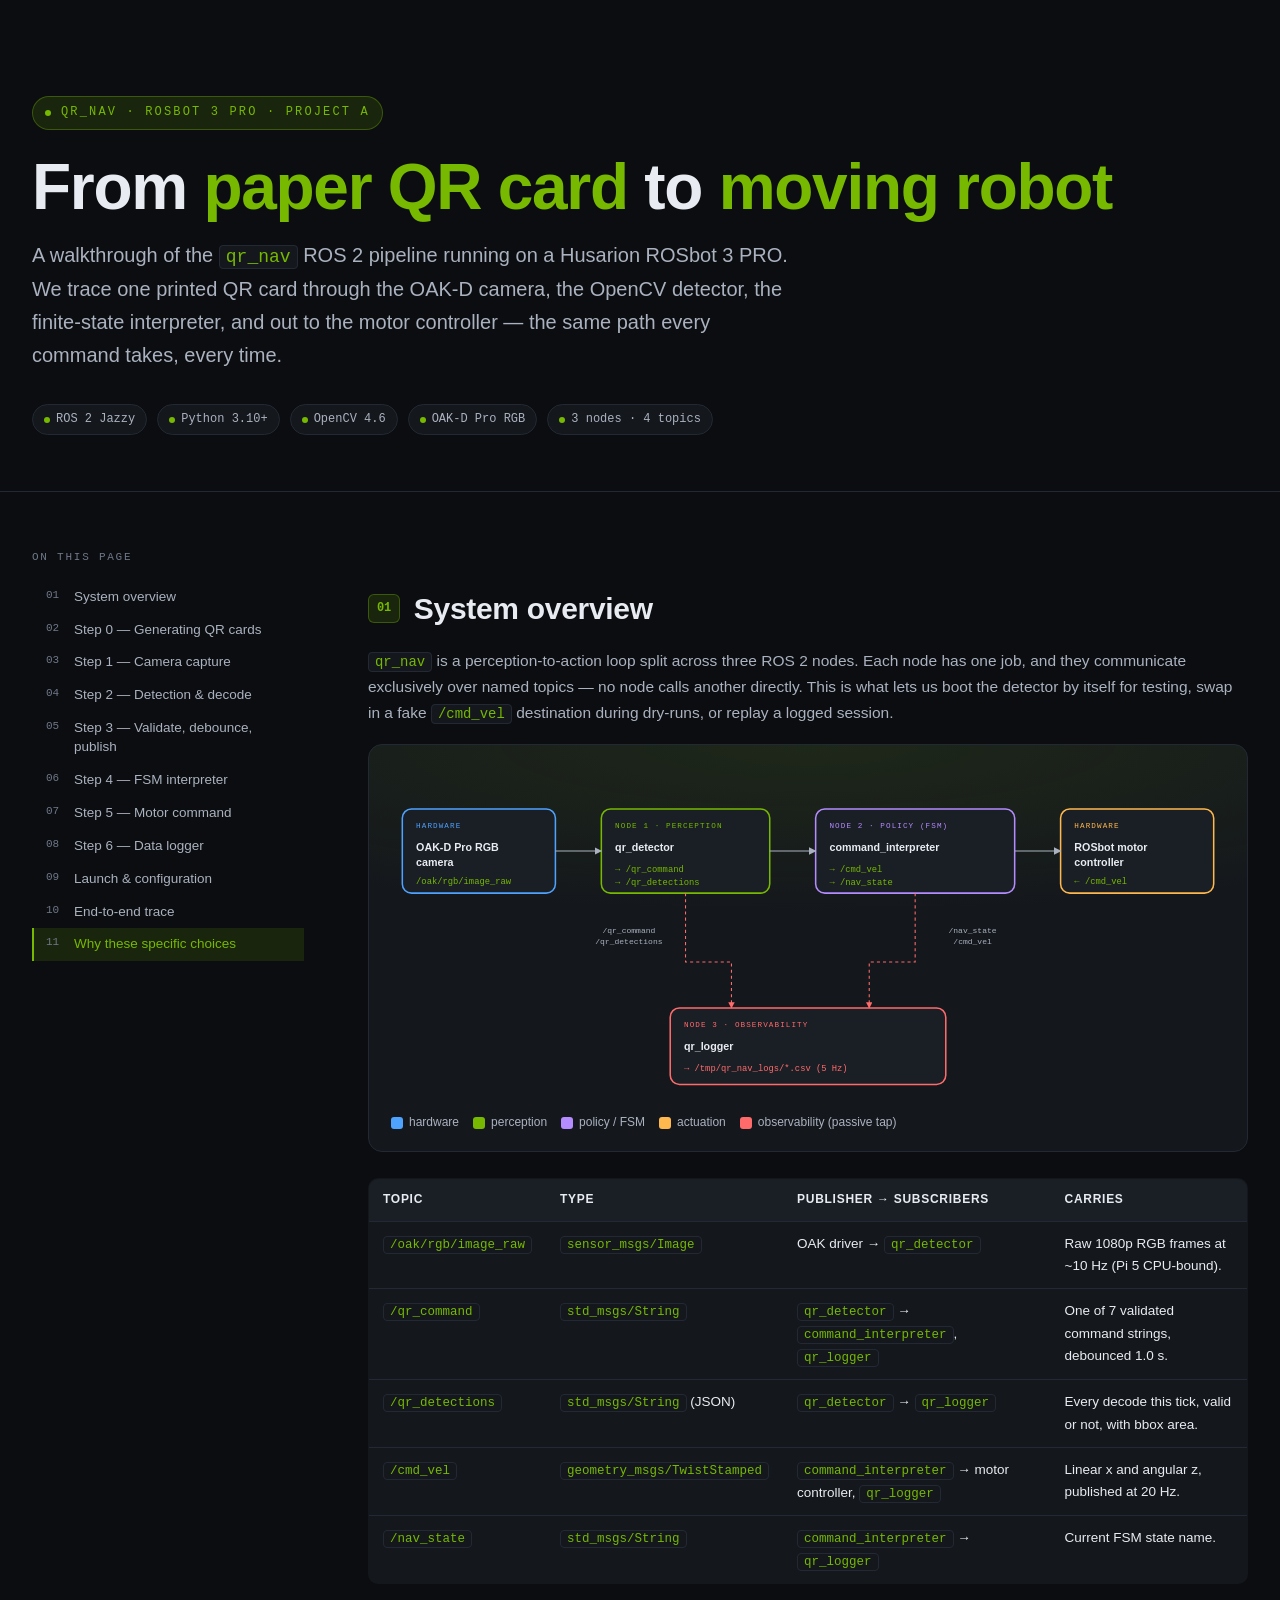
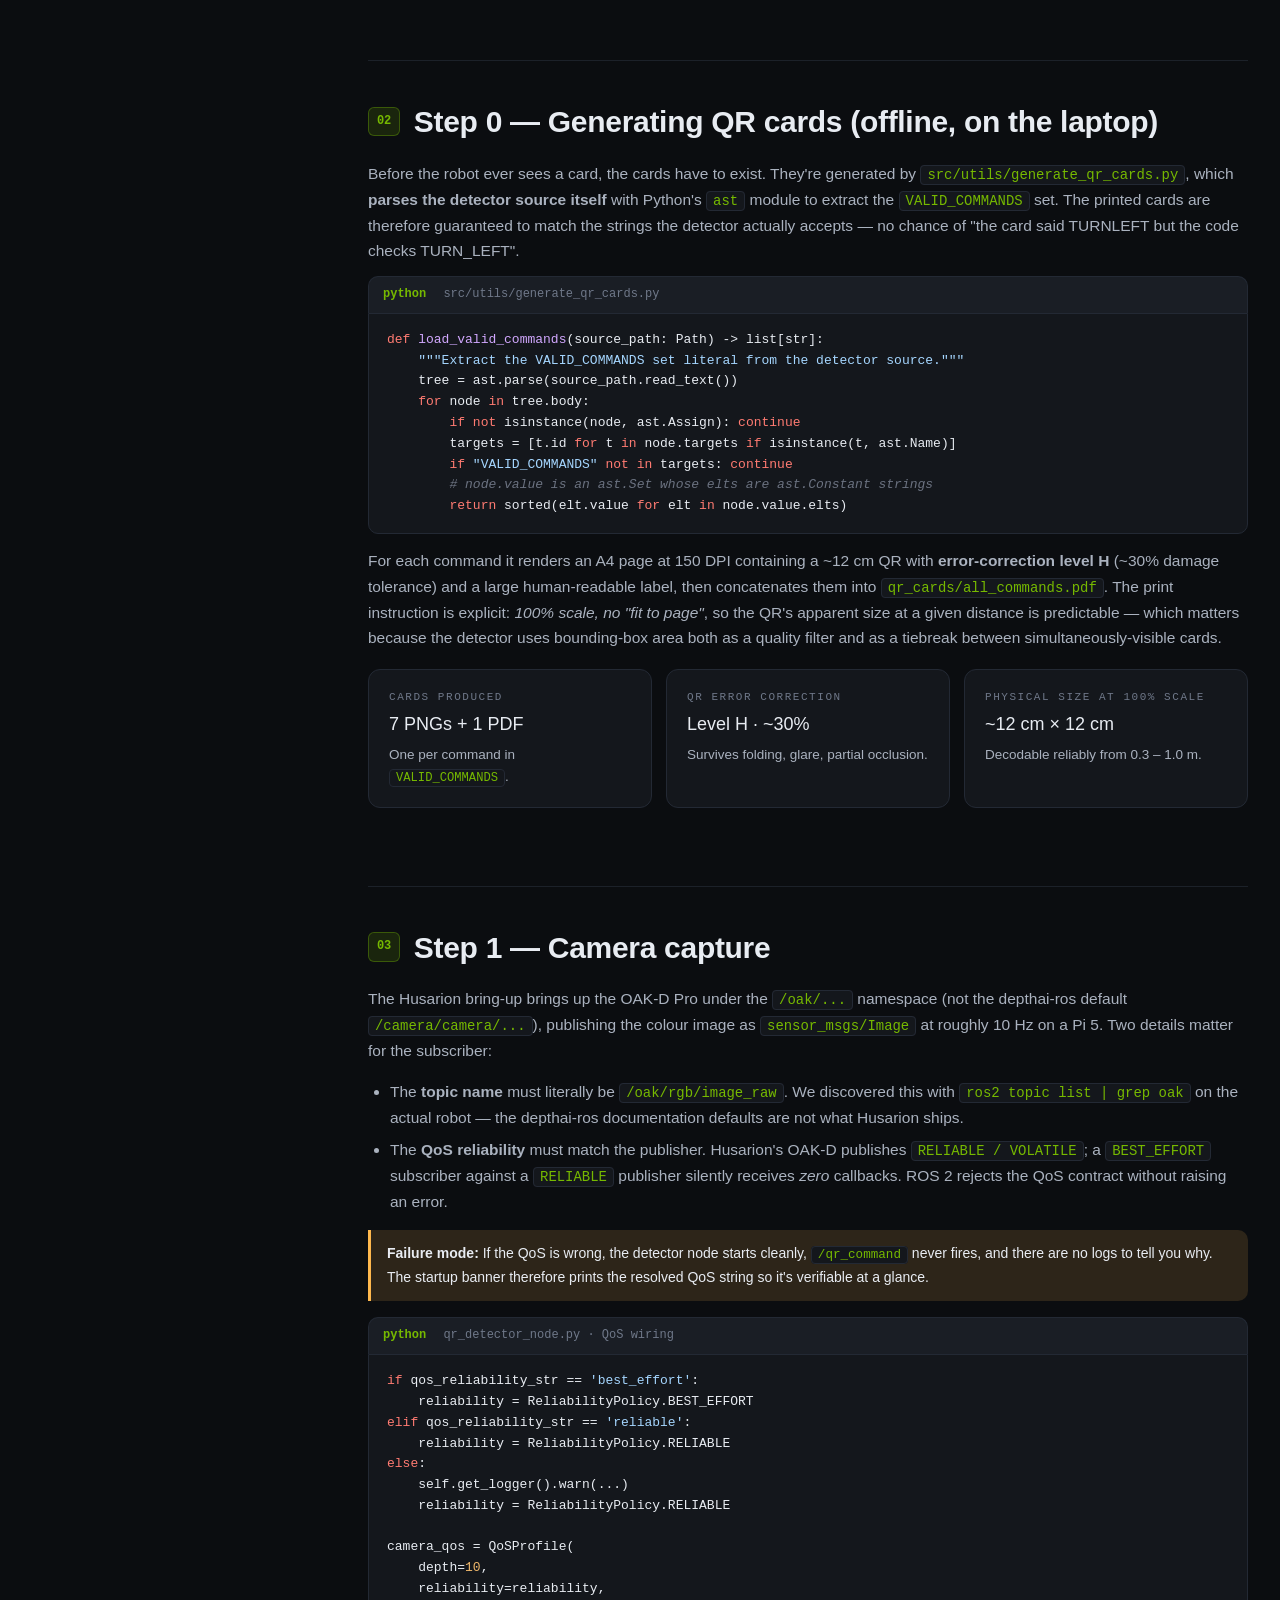
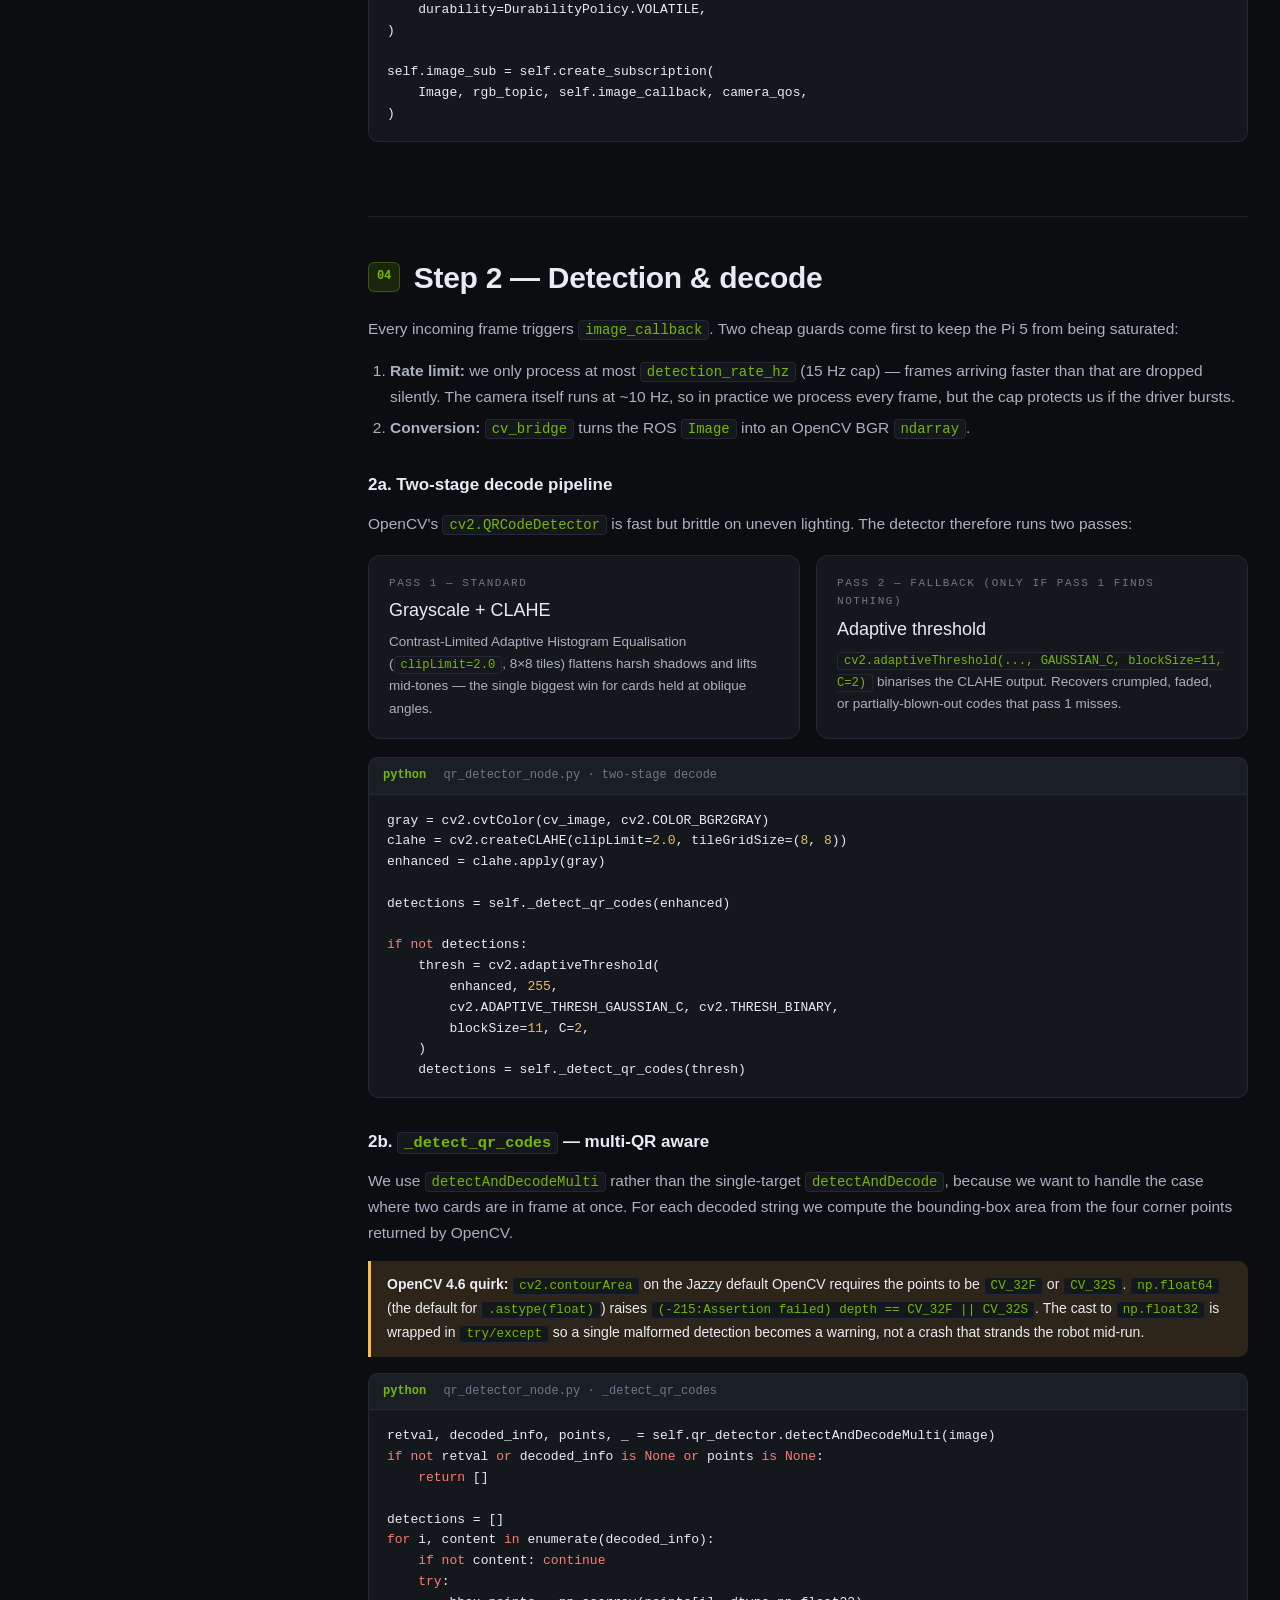
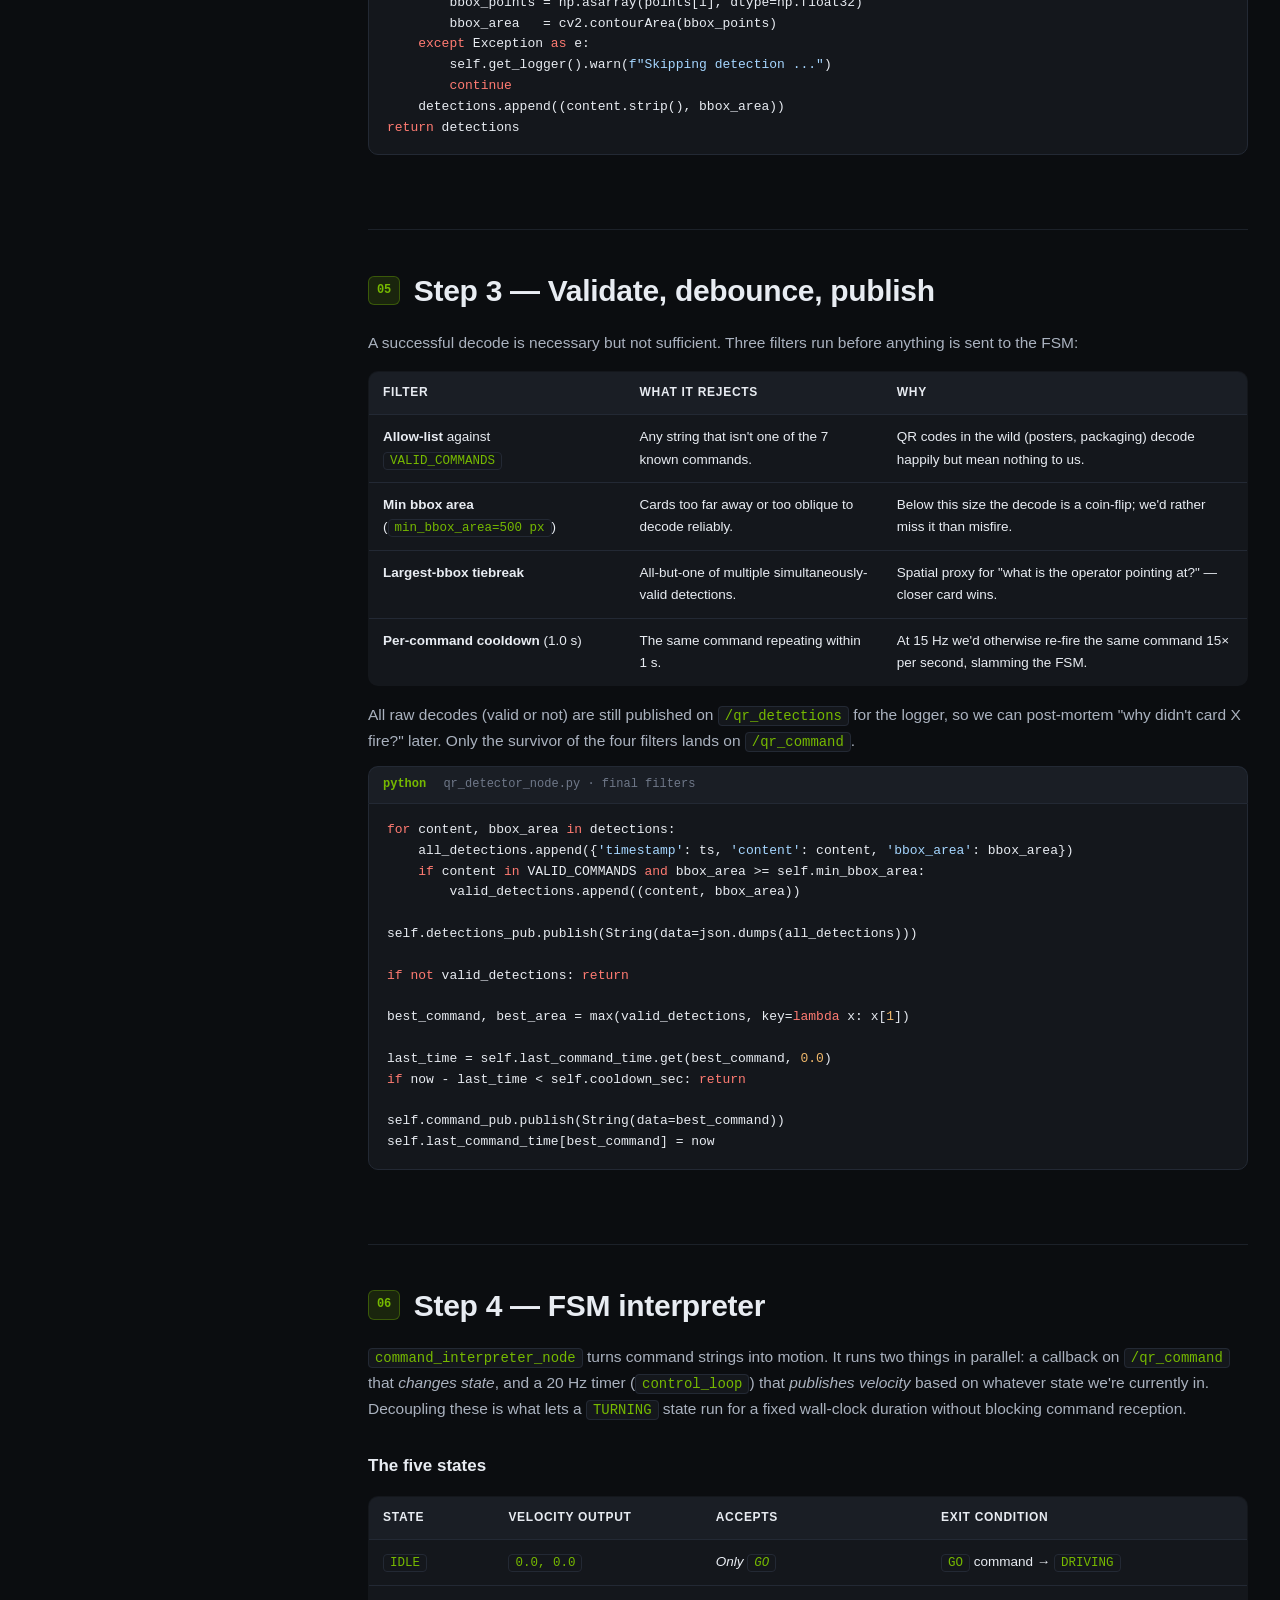
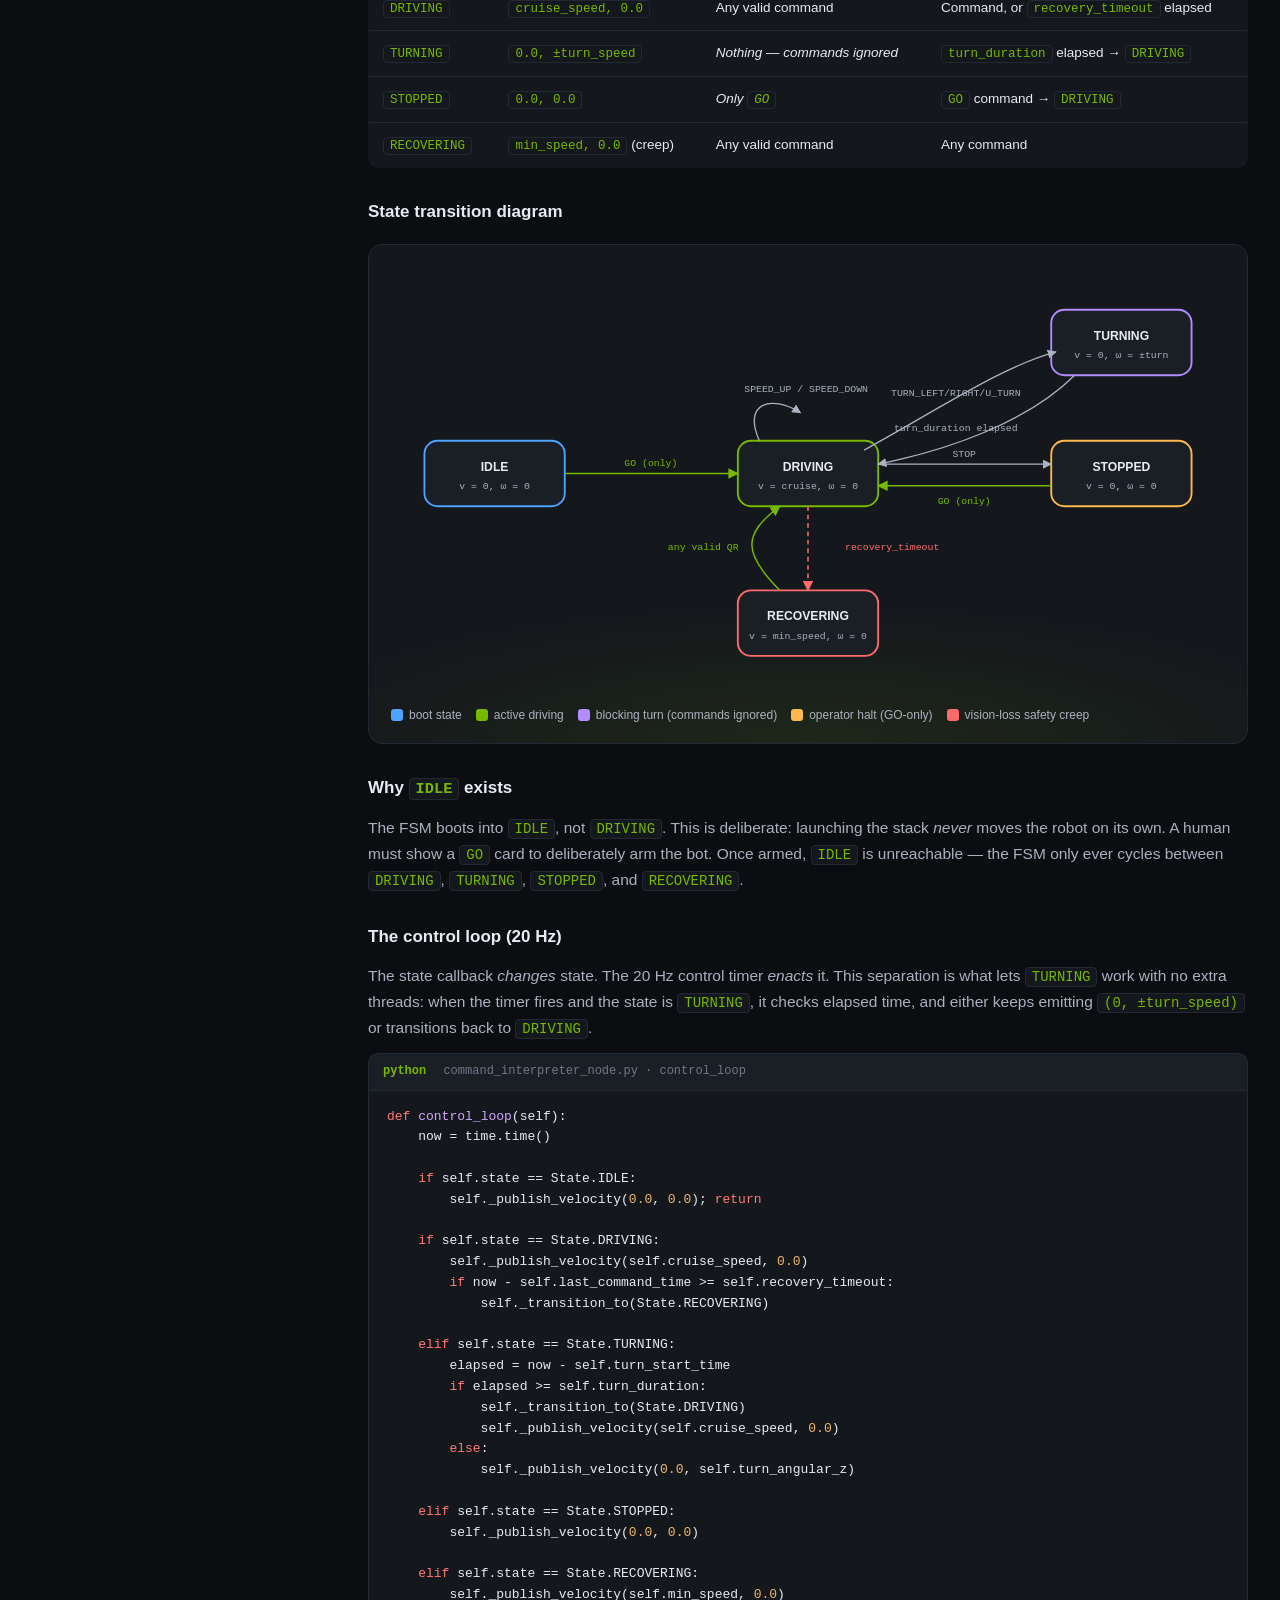
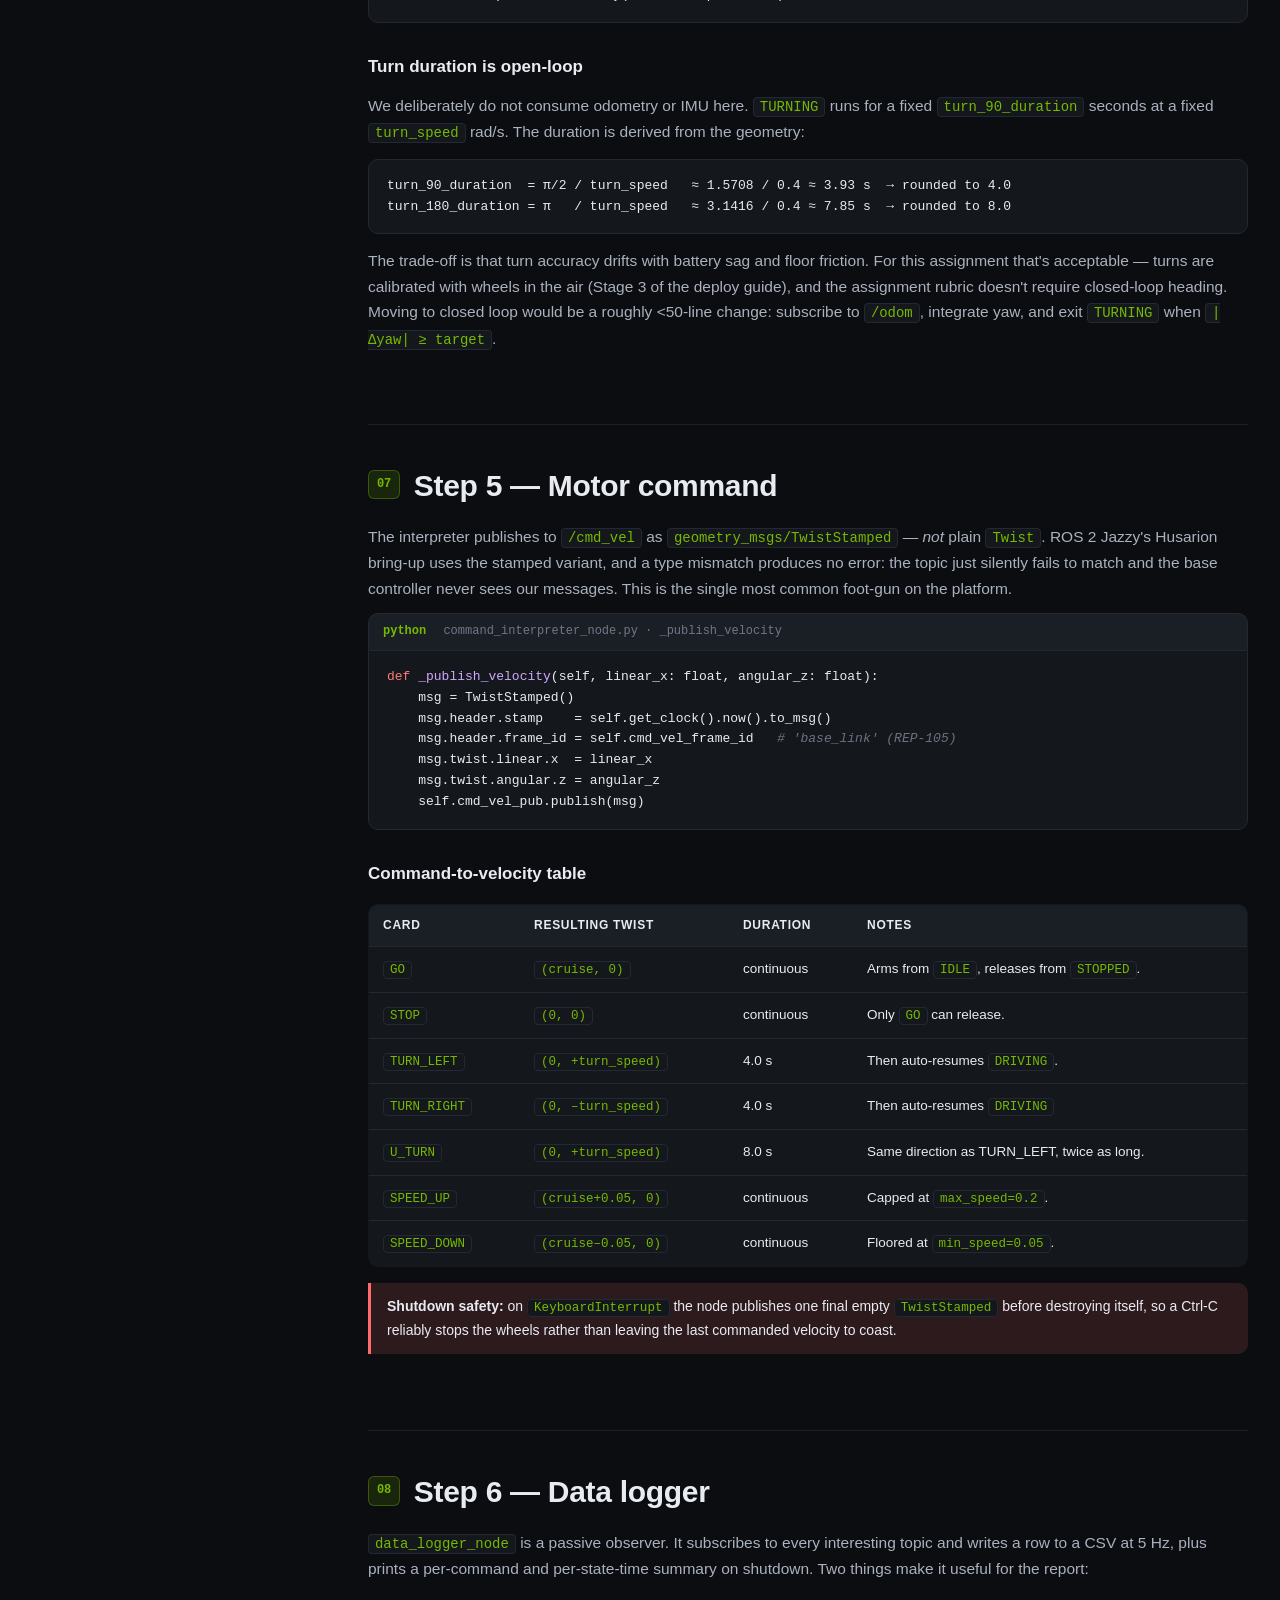
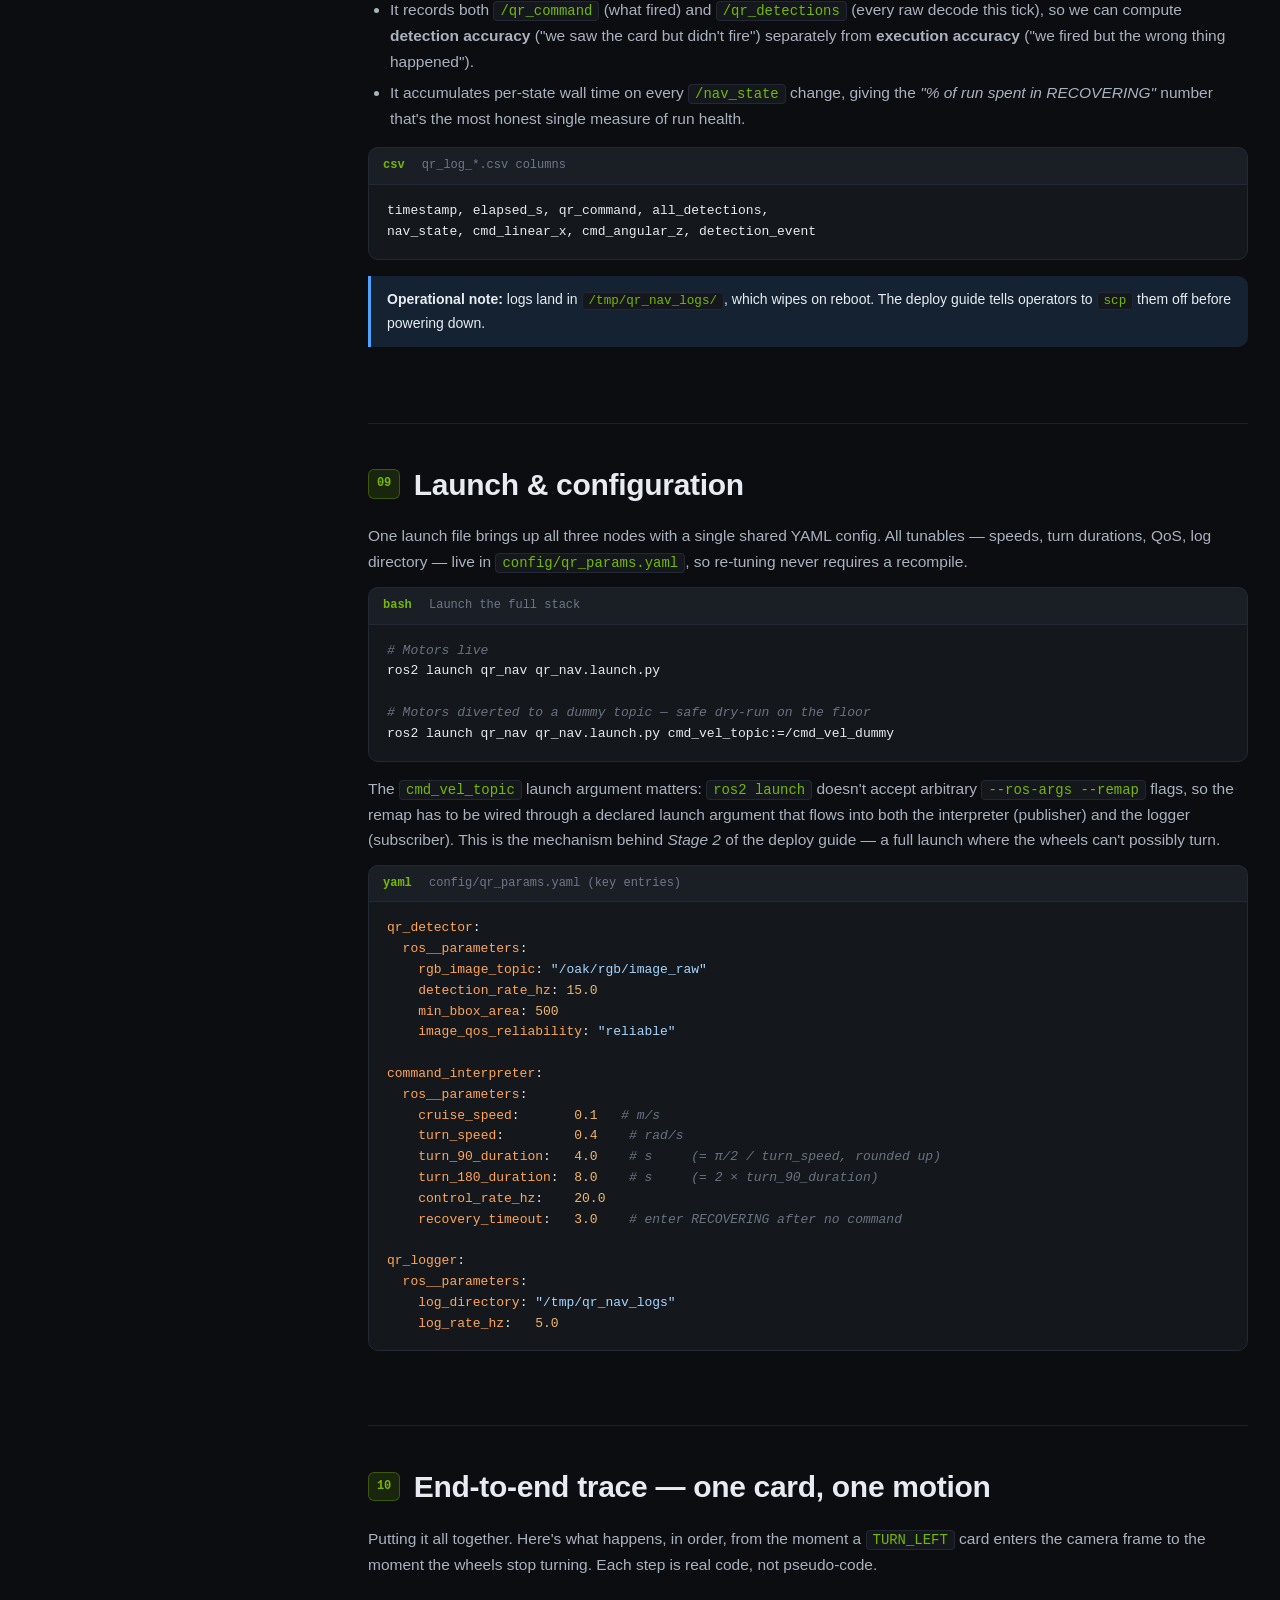
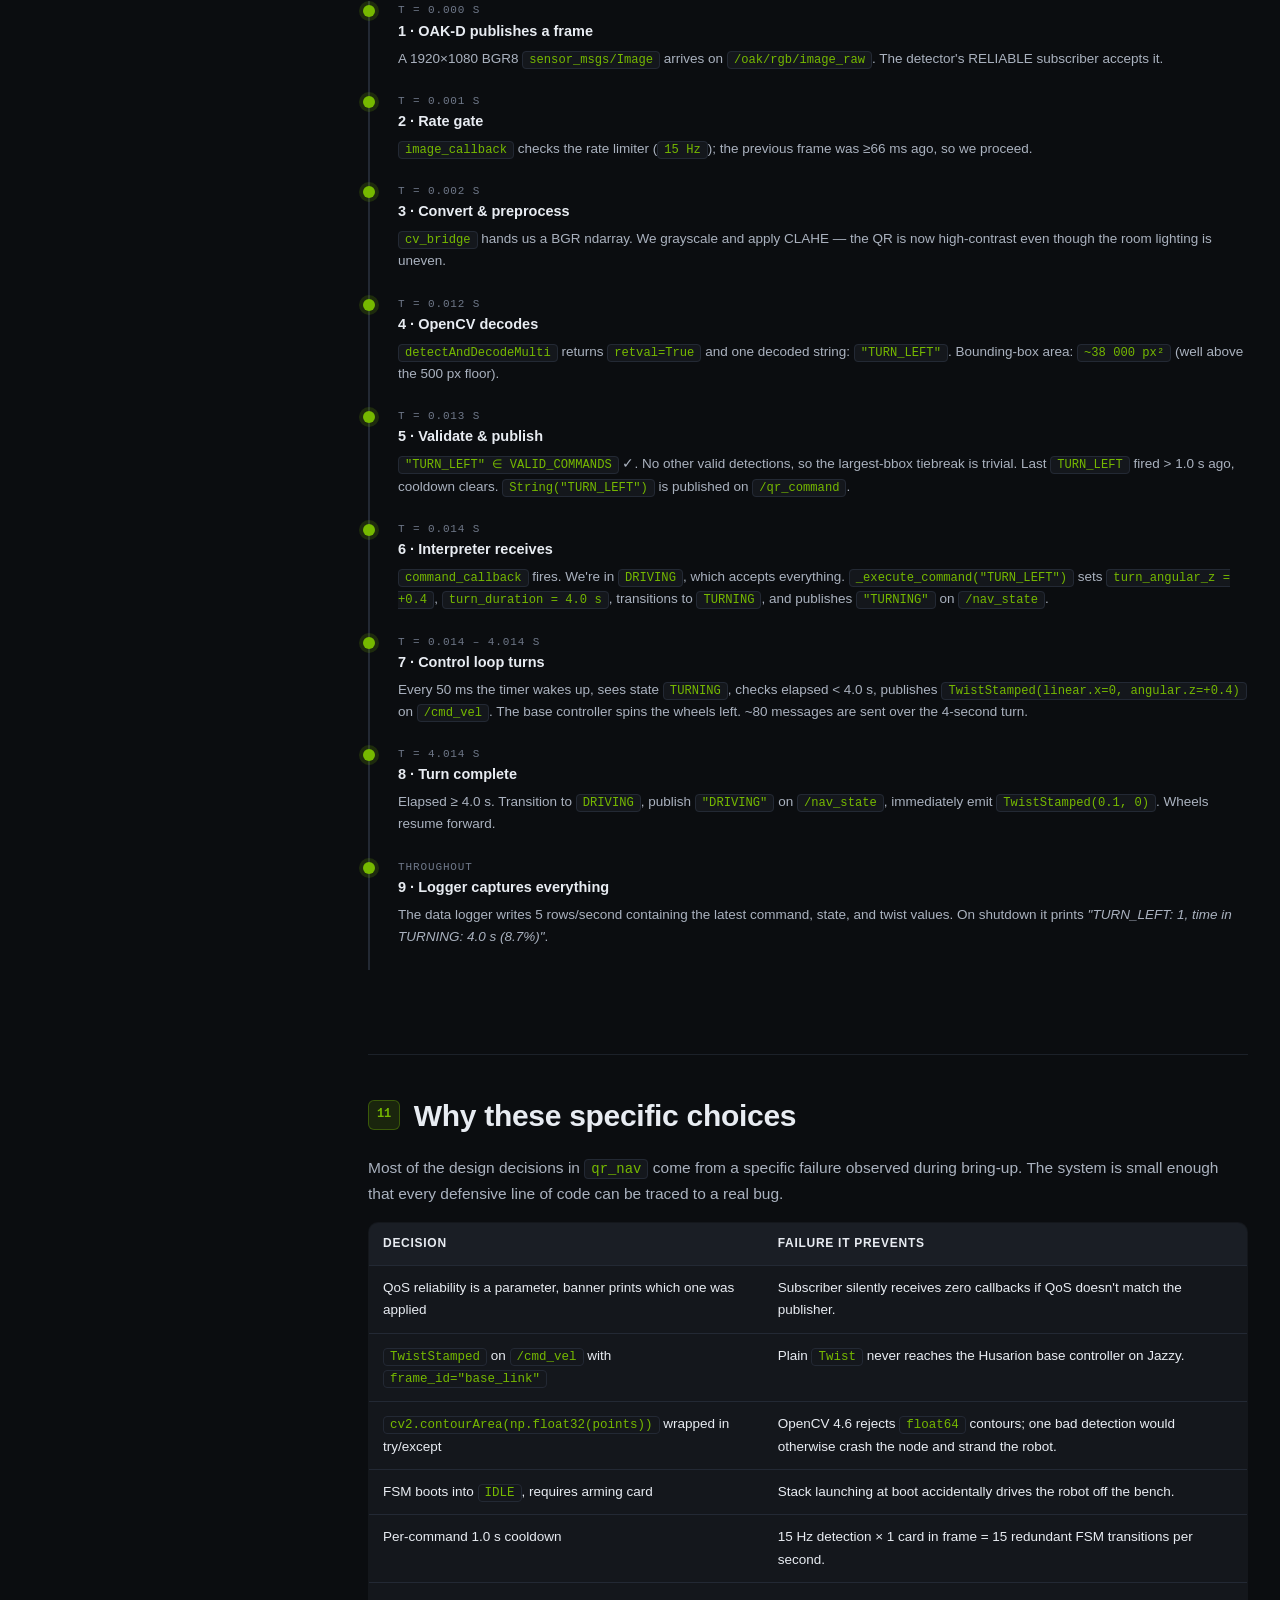
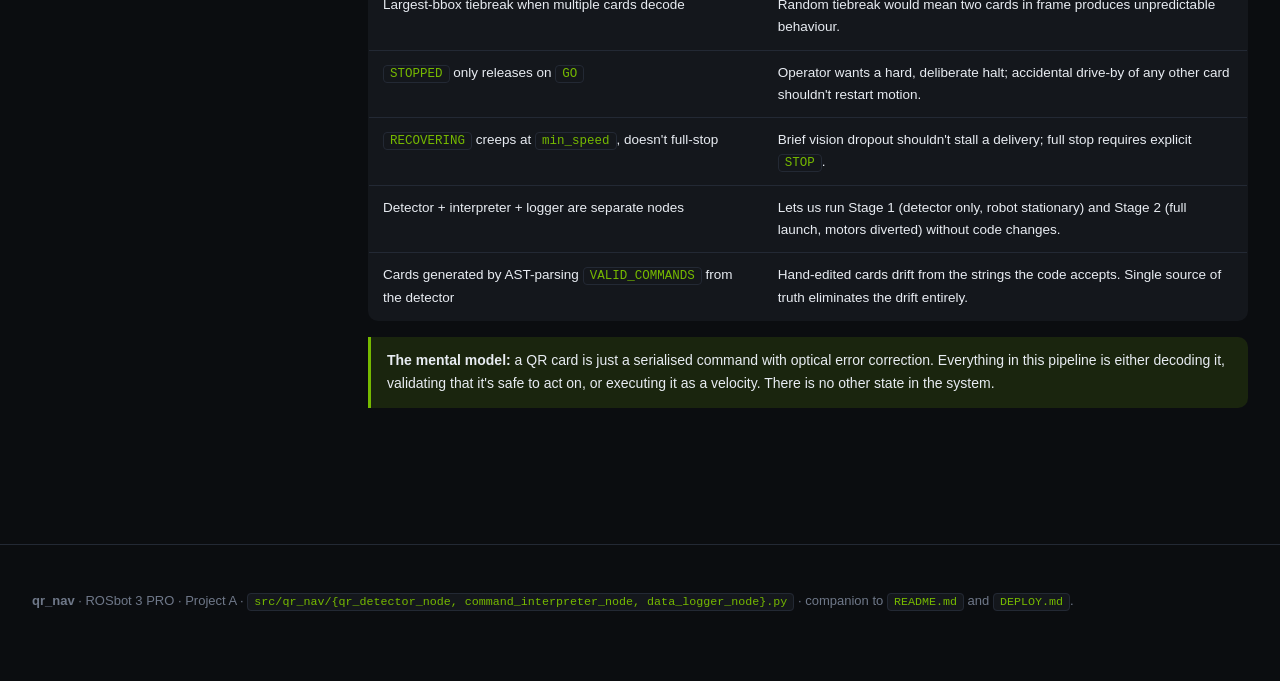
<file: src/docs/qr_nav_explained.html>
<!doctype html>
<html lang="en">
<head>
<meta charset="utf-8" />
<meta name="viewport" content="width=device-width,initial-scale=1" />
<title>qr_nav — From Code to Robot</title>
<style>
  /* ---------- Design tokens ---------- */
  :root {
    --bg:            #0b0d10;
    --bg-elev:       #14171c;
    --bg-elev-2:     #1a1e25;
    --line:          #232934;
    --line-soft:     #1c2129;
    --ink:           #e8ecf2;
    --ink-dim:       #aab2bf;
    --ink-mute:      #6f7889;
    --accent:        #76b900;       /* NVIDIA-ish green */
    --accent-soft:   rgba(118,185,0,0.14);
    --accent-line:   rgba(118,185,0,0.35);
    --blue:          #4ea3ff;
    --blue-soft:     rgba(78,163,255,0.14);
    --amber:         #ffb84d;
    --amber-soft:    rgba(255,184,77,0.14);
    --red:           #ff6b6b;
    --red-soft:      rgba(255,107,107,0.14);
    --violet:        #b48cff;
    --violet-soft:   rgba(180,140,255,0.14);
    --mono:          ui-monospace, "JetBrains Mono", "SF Mono", Menlo,
                     Consolas, "Liberation Mono", monospace;
    --sans:          -apple-system, BlinkMacSystemFont, "Segoe UI", Inter,
                     Roboto, "Helvetica Neue", Arial, sans-serif;
  }

  * { box-sizing: border-box; }
  html, body { margin: 0; padding: 0; }
  body {
    background: var(--bg);
    color: var(--ink);
    font-family: var(--sans);
    font-size: 15.5px;
    line-height: 1.65;
    -webkit-font-smoothing: antialiased;
    text-rendering: optimizeLegibility;
  }
  a { color: var(--accent); text-decoration: none; }
  a:hover { text-decoration: underline; }

  /* ---------- Layout ---------- */
  .layout {
    display: grid;
    grid-template-columns: 280px minmax(0, 1fr);
    max-width: 1280px;
    margin: 0 auto;
    gap: 56px;
    padding: 0 32px;
  }
  @media (max-width: 960px) {
    .layout { grid-template-columns: 1fr; padding: 0 20px; gap: 0; }
    .toc { position: static !important; max-height: none !important; }
  }

  /* ---------- Hero ---------- */
  .hero {
    padding: 96px 0 56px;
    border-bottom: 1px solid var(--line);
    margin-bottom: 56px;
    max-width: 1280px;
    margin-left: auto; margin-right: auto;
    padding-left: 32px; padding-right: 32px;
  }
  .hero .eyebrow {
    display: inline-flex;
    align-items: center;
    gap: 10px;
    font-family: var(--mono);
    font-size: 12px;
    letter-spacing: 0.18em;
    text-transform: uppercase;
    color: var(--accent);
    background: var(--accent-soft);
    border: 1px solid var(--accent-line);
    padding: 6px 12px;
    border-radius: 999px;
    margin-bottom: 24px;
  }
  .hero h1 {
    font-size: clamp(36px, 5.4vw, 64px);
    line-height: 1.05;
    letter-spacing: -0.02em;
    margin: 0 0 18px;
    font-weight: 700;
  }
  .hero h1 .accent { color: var(--accent); }
  .hero .lede {
    font-size: clamp(17px, 1.6vw, 20px);
    color: var(--ink-dim);
    max-width: 760px;
    margin: 0 0 32px;
  }
  .hero .meta {
    display: flex; flex-wrap: wrap; gap: 10px;
  }
  .chip {
    display: inline-flex; align-items: center; gap: 6px;
    font-family: var(--mono);
    font-size: 12px;
    color: var(--ink-dim);
    background: var(--bg-elev);
    border: 1px solid var(--line);
    border-radius: 999px;
    padding: 5px 11px;
  }
  .chip .dot {
    width: 6px; height: 6px; border-radius: 50%;
    background: var(--accent);
  }

  /* ---------- TOC ---------- */
  .toc {
    position: sticky;
    top: 24px;
    align-self: start;
    max-height: calc(100vh - 48px);
    overflow-y: auto;
    padding-right: 8px;
  }
  .toc-title {
    font-family: var(--mono);
    font-size: 11px;
    letter-spacing: 0.16em;
    text-transform: uppercase;
    color: var(--ink-mute);
    margin: 0 0 14px;
  }
  .toc ol {
    list-style: none;
    padding: 0; margin: 0;
    counter-reset: tocnum;
  }
  .toc li {
    counter-increment: tocnum;
    margin: 0;
  }
  .toc a {
    display: block;
    padding: 7px 12px 7px 40px;
    border-left: 2px solid transparent;
    color: var(--ink-dim);
    font-size: 13.5px;
    line-height: 1.4;
    position: relative;
    transition: color 120ms ease, border-color 120ms ease, background 120ms ease;
  }
  .toc a::before {
    content: counter(tocnum, decimal-leading-zero);
    position: absolute;
    left: 12px;
    color: var(--ink-mute);
    font-family: var(--mono);
    font-size: 11px;
  }
  .toc a:hover {
    color: var(--ink);
    text-decoration: none;
    background: var(--bg-elev);
  }
  .toc a.active {
    color: var(--accent);
    border-left-color: var(--accent);
    background: var(--accent-soft);
  }

  /* ---------- Sections ---------- */
  section {
    padding: 28px 0 60px;
    scroll-margin-top: 24px;
  }
  section + section { border-top: 1px solid var(--line-soft); }
  section h2 {
    font-size: clamp(22px, 2.4vw, 30px);
    letter-spacing: -0.01em;
    margin: 8px 0 14px;
    font-weight: 700;
  }
  section h2 .num {
    display: inline-block;
    font-family: var(--mono);
    font-size: 12px;
    color: var(--accent);
    background: var(--accent-soft);
    border: 1px solid var(--accent-line);
    padding: 4px 8px;
    border-radius: 6px;
    vertical-align: middle;
    margin-right: 14px;
    transform: translateY(-3px);
  }
  section h3 {
    font-size: 17px;
    margin: 30px 0 10px;
    color: var(--ink);
  }
  section p { color: var(--ink-dim); margin: 12px 0; }
  section ul, section ol { color: var(--ink-dim); padding-left: 22px; }
  section li { margin: 6px 0; }
  section li > code,
  section p > code,
  section td > code { background: var(--bg-elev); }

  code {
    font-family: var(--mono);
    font-size: 0.9em;
    color: var(--accent);
    background: var(--bg-elev);
    border: 1px solid var(--line);
    padding: 1px 6px;
    border-radius: 4px;
  }

  /* ---------- Cards ---------- */
  .grid-2 {
    display: grid;
    grid-template-columns: repeat(2, minmax(0, 1fr));
    gap: 16px;
    margin: 18px 0;
  }
  .grid-3 {
    display: grid;
    grid-template-columns: repeat(3, minmax(0, 1fr));
    gap: 14px;
    margin: 18px 0;
  }
  @media (max-width: 720px) {
    .grid-2, .grid-3 { grid-template-columns: 1fr; }
  }
  .card {
    background: var(--bg-elev);
    border: 1px solid var(--line);
    border-radius: 12px;
    padding: 18px 20px;
  }
  .card .label {
    font-family: var(--mono);
    font-size: 11px;
    letter-spacing: 0.14em;
    text-transform: uppercase;
    color: var(--ink-mute);
    margin-bottom: 6px;
  }
  .card .value {
    font-size: 18px;
    color: var(--ink);
    line-height: 1.35;
  }
  .card .desc {
    font-size: 13.5px;
    color: var(--ink-dim);
    margin-top: 8px;
  }

  /* ---------- Code blocks ---------- */
  pre {
    background: var(--bg-elev);
    border: 1px solid var(--line);
    border-radius: 10px;
    padding: 16px 18px;
    overflow-x: auto;
    margin: 14px 0;
    font-family: var(--mono);
    font-size: 13px;
    line-height: 1.6;
    color: var(--ink);
  }
  pre code {
    background: transparent;
    border: 0;
    padding: 0;
    color: inherit;
    font-size: inherit;
  }
  .codehead {
    display: flex;
    align-items: center;
    gap: 10px;
    background: var(--bg-elev-2);
    border: 1px solid var(--line);
    border-bottom: 0;
    border-radius: 10px 10px 0 0;
    padding: 8px 14px;
    font-family: var(--mono);
    font-size: 12px;
    color: var(--ink-mute);
  }
  .codehead .lang {
    color: var(--accent);
    font-weight: 600;
  }
  .codehead + pre {
    border-radius: 0 0 10px 10px;
    margin-top: 0;
  }

  /* Token colors */
  .tk-c   { color: #6b7280; font-style: italic; }   /* comment */
  .tk-k   { color: #ff7b72; }                       /* keyword */
  .tk-s   { color: #a5d6ff; }                       /* string  */
  .tk-n   { color: #f0b86b; }                       /* number  */
  .tk-fn  { color: #d2a8ff; }                       /* function name / class */
  .tk-id  { color: #79c0ff; }                       /* identifier */
  .tk-op  { color: #c9d1d9; }                       /* operator */
  .tk-cls { color: #ffa657; }                       /* class */
  .tk-key { color: #ffa657; }                       /* yaml key */

  /* ---------- Tables ---------- */
  .tbl {
    width: 100%;
    border-collapse: collapse;
    margin: 16px 0;
    font-size: 13.5px;
    background: var(--bg-elev);
    border: 1px solid var(--line);
    border-radius: 10px;
    overflow: hidden;
  }
  .tbl th, .tbl td {
    text-align: left;
    padding: 11px 14px;
    border-bottom: 1px solid var(--line);
    vertical-align: top;
  }
  .tbl th {
    background: var(--bg-elev-2);
    font-weight: 600;
    color: var(--ink);
    font-size: 12px;
    letter-spacing: 0.06em;
    text-transform: uppercase;
  }
  .tbl tr:last-child td { border-bottom: 0; }
  .tbl td code { font-size: 12.5px; }

  /* ---------- Pipeline diagram ---------- */
  .pipeline {
    background:
      radial-gradient(1200px 240px at 50% 0%, rgba(118,185,0,0.10), transparent 70%),
      var(--bg-elev);
    border: 1px solid var(--line);
    border-radius: 14px;
    padding: 18px;
    margin: 18px 0 26px;
  }
  .pipeline svg { width: 100%; height: auto; display: block; }
  .pipeline-legend {
    display: flex; flex-wrap: wrap; gap: 14px;
    padding: 14px 4px 0;
    font-size: 12px;
    color: var(--ink-dim);
  }
  .pipeline-legend .key { display: inline-flex; align-items: center; gap: 6px; }
  .pipeline-legend .swatch {
    width: 12px; height: 12px; border-radius: 3px;
  }

  /* ---------- FSM diagram ---------- */
  .fsm-wrap {
    background:
      radial-gradient(800px 200px at 50% 100%, rgba(118,185,0,0.10), transparent 70%),
      var(--bg-elev);
    border: 1px solid var(--line);
    border-radius: 14px;
    padding: 18px;
    margin: 18px 0;
  }
  .fsm-wrap svg { width: 100%; height: auto; display: block; }
  .fsm-legend {
    display: flex; flex-wrap: wrap; gap: 14px; padding: 12px 4px 0;
    font-size: 12px; color: var(--ink-dim);
  }
  .fsm-legend .key {
    display: inline-flex; align-items: center; gap: 6px;
  }
  .fsm-legend .swatch {
    width: 12px; height: 12px; border-radius: 3px;
  }

  /* ---------- Callouts ---------- */
  .callout {
    border-left: 3px solid var(--blue);
    background: var(--blue-soft);
    border-radius: 0 10px 10px 0;
    padding: 12px 16px;
    margin: 16px 0;
    color: var(--ink);
    font-size: 14px;
  }
  .callout.warn  { border-left-color: var(--amber); background: var(--amber-soft); }
  .callout.danger{ border-left-color: var(--red);   background: var(--red-soft); }
  .callout.good  { border-left-color: var(--accent);background: var(--accent-soft); }
  .callout strong { color: var(--ink); }

  /* ---------- Timeline ---------- */
  .timeline {
    position: relative;
    margin: 24px 0;
    padding-left: 28px;
    border-left: 2px solid var(--line);
  }
  .timeline-step { position: relative; padding-bottom: 22px; }
  .timeline-step::before {
    content: ""; position: absolute; left: -35px; top: 4px;
    width: 12px; height: 12px; border-radius: 50%;
    background: var(--accent); box-shadow: 0 0 0 4px rgba(118,185,0,0.18);
  }
  .timeline-step h4 {
    margin: 0 0 4px;
    font-size: 14.5px;
    color: var(--ink);
  }
  .timeline-step p {
    margin: 0;
    font-size: 13.5px;
    color: var(--ink-dim);
  }
  .timeline-step .ts {
    font-family: var(--mono);
    font-size: 11px;
    color: var(--ink-mute);
    text-transform: uppercase;
    letter-spacing: 0.08em;
  }

  /* ---------- Footer ---------- */
  footer {
    border-top: 1px solid var(--line);
    margin-top: 60px;
    padding: 32px 32px 56px;
    color: var(--ink-mute);
    font-size: 13px;
    max-width: 1280px;
    margin-left: auto; margin-right: auto;
  }
  footer code { background: var(--bg-elev); }
</style>
</head>
<body>

<!-- ============================== HERO ============================== -->
<header class="hero">
  <span class="eyebrow"><span style="display:inline-block;width:6px;height:6px;border-radius:50%;background:var(--accent)"></span> qr_nav · ROSbot 3 PRO · Project A</span>
  <h1>From <span class="accent">paper QR card</span> to <span class="accent">moving robot</span></h1>
  <p class="lede">
    A walkthrough of the <code>qr_nav</code> ROS&nbsp;2 pipeline running on a Husarion ROSbot&nbsp;3
    PRO. We trace one printed QR card through the OAK-D camera, the OpenCV
    detector, the finite-state interpreter, and out to the motor controller —
    the same path every command takes, every time.
  </p>
  <div class="meta">
    <span class="chip"><span class="dot"></span>ROS&nbsp;2 Jazzy</span>
    <span class="chip"><span class="dot"></span>Python 3.10+</span>
    <span class="chip"><span class="dot"></span>OpenCV 4.6</span>
    <span class="chip"><span class="dot"></span>OAK-D Pro RGB</span>
    <span class="chip"><span class="dot"></span>3 nodes · 4 topics</span>
  </div>
</header>

<!-- ============================== LAYOUT ============================== -->
<div class="layout">

  <!-- ============================ TOC ============================ -->
  <nav class="toc">
    <p class="toc-title">On this page</p>
    <ol>
      <li><a href="#overview">System overview</a></li>
      <li><a href="#cards">Step 0 — Generating QR cards</a></li>
      <li><a href="#capture">Step 1 — Camera capture</a></li>
      <li><a href="#detector">Step 2 — Detection &amp; decode</a></li>
      <li><a href="#validate">Step 3 — Validate, debounce, publish</a></li>
      <li><a href="#fsm">Step 4 — FSM interpreter</a></li>
      <li><a href="#motor">Step 5 — Motor command</a></li>
      <li><a href="#logger">Step 6 — Data logger</a></li>
      <li><a href="#launch">Launch &amp; configuration</a></li>
      <li><a href="#trace">End-to-end trace</a></li>
      <li><a href="#hardening">Why these specific choices</a></li>
    </ol>
  </nav>

  <!-- ============================ MAIN ============================ -->
  <main>

  <!-- ============== 1. OVERVIEW ============== -->
  <section id="overview">
    <h2><span class="num">01</span>System overview</h2>
    <p>
      <code>qr_nav</code> is a perception-to-action loop split across three ROS&nbsp;2
      nodes. Each node has one job, and they communicate exclusively over named
      topics — no node calls another directly. This is what lets us boot the
      detector by itself for testing, swap in a fake <code>/cmd_vel</code>
      destination during dry-runs, or replay a logged session.
    </p>

    <div class="pipeline">
      <svg viewBox="0 0 1100 440" xmlns="http://www.w3.org/2000/svg"
           role="img" aria-label="qr_nav system architecture">
        <defs>
          <marker id="pipeArr" viewBox="0 0 10 10" refX="9" refY="5"
                  markerWidth="7" markerHeight="7" orient="auto-start-reverse">
            <path d="M0,0 L10,5 L0,10 z" fill="#aab2bf"/>
          </marker>
          <marker id="pipeArrTap" viewBox="0 0 10 10" refX="9" refY="5"
                  markerWidth="6" markerHeight="6" orient="auto-start-reverse">
            <path d="M0,0 L10,5 L0,10 z" fill="#ff6b6b"/>
          </marker>
          <style>
            .pn       { fill: #1a1e25; stroke-width: 2; }
            .pn-hw    { stroke: #4ea3ff; }
            .pn-det   { stroke: #76b900; }
            .pn-fsm   { stroke: #b48cff; }
            .pn-act   { stroke: #ffb84d; }
            .pn-log   { stroke: #ff6b6b; }
            .role     { fill: #aab2bf; font-family: ui-monospace, monospace;
                        font-size: 10px; letter-spacing: 0.14em;
                        text-transform: uppercase; }
            .role-hw  { fill: #4ea3ff; }
            .role-det { fill: #76b900; }
            .role-fsm { fill: #b48cff; }
            .role-act { fill: #ffb84d; }
            .role-log { fill: #ff6b6b; }
            .ttl      { fill: #e8ecf2; font-family: -apple-system, Inter, sans-serif;
                        font-size: 14px; font-weight: 600; }
            .top      { fill: #76b900; font-family: ui-monospace, monospace;
                        font-size: 11.5px; }
            .edge     { stroke: #aab2bf; stroke-width: 1.6; fill: none; }
            .tap      { stroke: #ff6b6b; stroke-width: 1.4; fill: none;
                        stroke-dasharray: 4 4; }
            .tlbl     { fill: #aab2bf; font-family: ui-monospace, monospace;
                        font-size: 10.5px; text-anchor: middle; }
          </style>
        </defs>

        <!-- ============== TOP ROW : 4 NODES ============== -->

        <!-- 1 · OAK-D camera (hardware) -->
        <g>
          <rect class="pn pn-hw" x="20"  y="60" rx="12" ry="12" width="200" height="110"/>
          <text class="role role-hw" x="38"  y="85">HARDWARE</text>
          <text class="ttl"          x="38"  y="115">OAK-D Pro RGB</text>
          <text class="ttl"          x="38"  y="134">camera</text>
          <text class="top"          x="38"  y="158">/oak/rgb/image_raw</text>
        </g>

        <!-- 2 · qr_detector -->
        <g>
          <rect class="pn pn-det" x="280" y="60" rx="12" ry="12" width="220" height="110"/>
          <text class="role role-det" x="298" y="85">NODE 1 · PERCEPTION</text>
          <text class="ttl"           x="298" y="115">qr_detector</text>
          <text class="top"           x="298" y="142">→ /qr_command</text>
          <text class="top"           x="298" y="159">→ /qr_detections</text>
        </g>

        <!-- 3 · command_interpreter -->
        <g>
          <rect class="pn pn-fsm" x="560" y="60" rx="12" ry="12" width="260" height="110"/>
          <text class="role role-fsm" x="578" y="85">NODE 2 · POLICY (FSM)</text>
          <text class="ttl"           x="578" y="115">command_interpreter</text>
          <text class="top"           x="578" y="142">→ /cmd_vel</text>
          <text class="top"           x="578" y="159">→ /nav_state</text>
        </g>

        <!-- 4 · ROSbot motor controller -->
        <g>
          <rect class="pn pn-act" x="880" y="60" rx="12" ry="12" width="200" height="110"/>
          <text class="role role-act" x="898" y="85">HARDWARE</text>
          <text class="ttl"           x="898" y="115">ROSbot motor</text>
          <text class="ttl"           x="898" y="134">controller</text>
          <text class="top"           x="898" y="158">← /cmd_vel</text>
        </g>

        <!-- ============== ARROWS BETWEEN TOP-ROW NODES ============== -->
        <path class="edge" d="M220,115 L280,115" marker-end="url(#pipeArr)"/>
        <path class="edge" d="M500,115 L560,115" marker-end="url(#pipeArr)"/>
        <path class="edge" d="M820,115 L880,115" marker-end="url(#pipeArr)"/>

        <!-- ============== BOTTOM : qr_logger ============== -->
        <g>
          <rect class="pn pn-log" x="370" y="320" rx="12" ry="12" width="360" height="100"/>
          <text class="role role-log" x="388" y="345">NODE 3 · OBSERVABILITY</text>
          <text class="ttl"           x="388" y="375">qr_logger</text>
          <text class="top"           x="388" y="402" style="fill:#ff6b6b">
            → /tmp/qr_nav_logs/*.csv (5 Hz)
          </text>
        </g>

        <!-- ============== TAPS : dashed lines from each topic into logger ============== -->

        <!-- /qr_command + /qr_detections (from qr_detector) -->
        <path class="tap"
              d="M390,170 L390,260 L450,260 L450,320"
              marker-end="url(#pipeArrTap)"/>
        <text class="tlbl" x="316" y="222">/qr_command</text>
        <text class="tlbl" x="316" y="237">/qr_detections</text>

        <!-- /nav_state + /cmd_vel (from command_interpreter) -->
        <path class="tap"
              d="M690,170 L690,260 L630,260 L630,320"
              marker-end="url(#pipeArrTap)"/>
        <text class="tlbl" x="765" y="222">/nav_state</text>
        <text class="tlbl" x="765" y="237">/cmd_vel</text>
      </svg>

      <div class="pipeline-legend">
        <span class="key"><span class="swatch" style="background:#4ea3ff"></span>hardware</span>
        <span class="key"><span class="swatch" style="background:#76b900"></span>perception</span>
        <span class="key"><span class="swatch" style="background:#b48cff"></span>policy / FSM</span>
        <span class="key"><span class="swatch" style="background:#ffb84d"></span>actuation</span>
        <span class="key"><span class="swatch" style="background:#ff6b6b"></span>observability (passive tap)</span>
      </div>
    </div>

    <table class="tbl">
      <thead><tr>
        <th>Topic</th><th>Type</th><th>Publisher → Subscribers</th><th>Carries</th>
      </tr></thead>
      <tbody>
        <tr>
          <td><code>/oak/rgb/image_raw</code></td>
          <td><code>sensor_msgs/Image</code></td>
          <td>OAK driver → <code>qr_detector</code></td>
          <td>Raw 1080p RGB frames at ~10&nbsp;Hz (Pi&nbsp;5 CPU-bound).</td>
        </tr>
        <tr>
          <td><code>/qr_command</code></td>
          <td><code>std_msgs/String</code></td>
          <td><code>qr_detector</code> → <code>command_interpreter</code>, <code>qr_logger</code></td>
          <td>One of 7 validated command strings, debounced 1.0&nbsp;s.</td>
        </tr>
        <tr>
          <td><code>/qr_detections</code></td>
          <td><code>std_msgs/String</code> (JSON)</td>
          <td><code>qr_detector</code> → <code>qr_logger</code></td>
          <td>Every decode this tick, valid or not, with bbox area.</td>
        </tr>
        <tr>
          <td><code>/cmd_vel</code></td>
          <td><code>geometry_msgs/TwistStamped</code></td>
          <td><code>command_interpreter</code> → motor controller, <code>qr_logger</code></td>
          <td>Linear&nbsp;x and angular&nbsp;z, published at 20&nbsp;Hz.</td>
        </tr>
        <tr>
          <td><code>/nav_state</code></td>
          <td><code>std_msgs/String</code></td>
          <td><code>command_interpreter</code> → <code>qr_logger</code></td>
          <td>Current FSM state name.</td>
        </tr>
      </tbody>
    </table>
  </section>

  <!-- ============== 0. CARDS ============== -->
  <section id="cards">
    <h2><span class="num">02</span>Step 0 — Generating QR cards (offline, on the laptop)</h2>
    <p>
      Before the robot ever sees a card, the cards have to exist. They're
      generated by <code>src/utils/generate_qr_cards.py</code>, which
      <strong>parses the detector source itself</strong> with Python's
      <code>ast</code> module to extract the <code>VALID_COMMANDS</code> set. The
      printed cards are therefore guaranteed to match the strings the detector
      actually accepts — no chance of "the card said TURNLEFT but the code
      checks TURN_LEFT".
    </p>

    <div class="codehead"><span class="lang">python</span> &nbsp;src/utils/generate_qr_cards.py</div>
<pre><code><span class="tk-k">def</span> <span class="tk-fn">load_valid_commands</span>(source_path: Path) -&gt; list[str]:
    <span class="tk-s">"""Extract the VALID_COMMANDS set literal from the detector source."""</span>
    tree = ast.parse(source_path.read_text())
    <span class="tk-k">for</span> node <span class="tk-k">in</span> tree.body:
        <span class="tk-k">if</span> <span class="tk-k">not</span> isinstance(node, ast.Assign): <span class="tk-k">continue</span>
        targets = [t.id <span class="tk-k">for</span> t <span class="tk-k">in</span> node.targets <span class="tk-k">if</span> isinstance(t, ast.Name)]
        <span class="tk-k">if</span> <span class="tk-s">"VALID_COMMANDS"</span> <span class="tk-k">not in</span> targets: <span class="tk-k">continue</span>
        <span class="tk-c"># node.value is an ast.Set whose elts are ast.Constant strings</span>
        <span class="tk-k">return</span> sorted(elt.value <span class="tk-k">for</span> elt <span class="tk-k">in</span> node.value.elts)
</code></pre>

    <p>
      For each command it renders an A4 page at 150&nbsp;DPI containing a
      ~12&nbsp;cm QR with <strong>error-correction level&nbsp;H</strong>
      (~30% damage tolerance) and a large human-readable label, then concatenates
      them into <code>qr_cards/all_commands.pdf</code>. The print instruction is
      explicit: <em>100% scale, no "fit to page"</em>, so the QR's apparent size
      at a given distance is predictable — which matters because the detector
      uses bounding-box area both as a quality filter and as a tiebreak between
      simultaneously-visible cards.
    </p>

    <div class="grid-3">
      <div class="card">
        <div class="label">Cards produced</div>
        <div class="value">7 PNGs + 1 PDF</div>
        <div class="desc">One per command in <code>VALID_COMMANDS</code>.</div>
      </div>
      <div class="card">
        <div class="label">QR error correction</div>
        <div class="value">Level H · ~30%</div>
        <div class="desc">Survives folding, glare, partial occlusion.</div>
      </div>
      <div class="card">
        <div class="label">Physical size at 100% scale</div>
        <div class="value">~12 cm × 12 cm</div>
        <div class="desc">Decodable reliably from 0.3 – 1.0 m.</div>
      </div>
    </div>
  </section>

  <!-- ============== 1. CAPTURE ============== -->
  <section id="capture">
    <h2><span class="num">03</span>Step 1 — Camera capture</h2>
    <p>
      The Husarion bring-up brings up the OAK-D Pro under the
      <code>/oak/...</code> namespace (not the depthai-ros default
      <code>/camera/camera/...</code>), publishing the colour image as
      <code>sensor_msgs/Image</code> at roughly 10&nbsp;Hz on a Pi&nbsp;5. Two
      details matter for the subscriber:
    </p>
    <ul>
      <li>The <strong>topic name</strong> must literally be
        <code>/oak/rgb/image_raw</code>. We discovered this with
        <code>ros2 topic list | grep oak</code> on the actual robot — the
        depthai-ros documentation defaults are not what Husarion ships.</li>
      <li>The <strong>QoS reliability</strong> must match the publisher.
        Husarion's OAK-D publishes <code>RELIABLE / VOLATILE</code>; a
        <code>BEST_EFFORT</code> subscriber against a <code>RELIABLE</code>
        publisher silently receives <em>zero</em> callbacks. ROS&nbsp;2 rejects
        the QoS contract without raising an error.</li>
    </ul>

    <div class="callout warn">
      <strong>Failure mode:</strong> If the QoS is wrong, the detector node
      starts cleanly, <code>/qr_command</code> never fires, and there are no
      logs to tell you why. The startup banner therefore prints the resolved
      QoS string so it's verifiable at a glance.
    </div>

    <div class="codehead"><span class="lang">python</span> &nbsp;qr_detector_node.py · QoS wiring</div>
<pre><code><span class="tk-k">if</span> qos_reliability_str == <span class="tk-s">'best_effort'</span>:
    reliability = ReliabilityPolicy.BEST_EFFORT
<span class="tk-k">elif</span> qos_reliability_str == <span class="tk-s">'reliable'</span>:
    reliability = ReliabilityPolicy.RELIABLE
<span class="tk-k">else</span>:
    self.get_logger().warn(...)
    reliability = ReliabilityPolicy.RELIABLE

camera_qos = QoSProfile(
    depth=<span class="tk-n">10</span>,
    reliability=reliability,
    durability=DurabilityPolicy.VOLATILE,
)

self.image_sub = self.create_subscription(
    Image, rgb_topic, self.image_callback, camera_qos,
)
</code></pre>
  </section>

  <!-- ============== 2. DETECTOR ============== -->
  <section id="detector">
    <h2><span class="num">04</span>Step 2 — Detection &amp; decode</h2>
    <p>
      Every incoming frame triggers <code>image_callback</code>. Two cheap guards
      come first to keep the Pi&nbsp;5 from being saturated:
    </p>
    <ol>
      <li><strong>Rate limit:</strong> we only process at most
        <code>detection_rate_hz</code> (15 Hz cap) — frames arriving faster
        than that are dropped silently. The camera itself runs at ~10 Hz, so
        in practice we process every frame, but the cap protects us if the
        driver bursts.</li>
      <li><strong>Conversion:</strong> <code>cv_bridge</code> turns the
        ROS&nbsp;<code>Image</code> into an OpenCV BGR <code>ndarray</code>.</li>
    </ol>

    <h3>2a. Two-stage decode pipeline</h3>
    <p>
      OpenCV's <code>cv2.QRCodeDetector</code> is fast but brittle on
      uneven lighting. The detector therefore runs two passes:
    </p>

    <div class="grid-2">
      <div class="card">
        <div class="label">Pass 1 — Standard</div>
        <div class="value">Grayscale + CLAHE</div>
        <div class="desc">
          Contrast-Limited Adaptive Histogram Equalisation
          (<code>clipLimit=2.0</code>, 8×8 tiles) flattens harsh shadows and
          lifts mid-tones — the single biggest win for cards held at oblique
          angles.
        </div>
      </div>
      <div class="card">
        <div class="label">Pass 2 — Fallback (only if pass 1 finds nothing)</div>
        <div class="value">Adaptive threshold</div>
        <div class="desc">
          <code>cv2.adaptiveThreshold(..., GAUSSIAN_C, blockSize=11, C=2)</code>
          binarises the CLAHE output. Recovers crumpled, faded, or
          partially-blown-out codes that pass 1 misses.
        </div>
      </div>
    </div>

    <div class="codehead"><span class="lang">python</span> &nbsp;qr_detector_node.py · two-stage decode</div>
<pre><code>gray = cv2.cvtColor(cv_image, cv2.COLOR_BGR2GRAY)
clahe = cv2.createCLAHE(clipLimit=<span class="tk-n">2.0</span>, tileGridSize=(<span class="tk-n">8</span>, <span class="tk-n">8</span>))
enhanced = clahe.apply(gray)

detections = self._detect_qr_codes(enhanced)

<span class="tk-k">if not</span> detections:
    thresh = cv2.adaptiveThreshold(
        enhanced, <span class="tk-n">255</span>,
        cv2.ADAPTIVE_THRESH_GAUSSIAN_C, cv2.THRESH_BINARY,
        blockSize=<span class="tk-n">11</span>, C=<span class="tk-n">2</span>,
    )
    detections = self._detect_qr_codes(thresh)
</code></pre>

    <h3>2b. <code>_detect_qr_codes</code> — multi-QR aware</h3>
    <p>
      We use <code>detectAndDecodeMulti</code> rather than the single-target
      <code>detectAndDecode</code>, because we want to handle the case where
      two cards are in frame at once. For each decoded string we compute the
      bounding-box area from the four corner points returned by OpenCV.
    </p>
    <div class="callout warn">
      <strong>OpenCV 4.6 quirk:</strong> <code>cv2.contourArea</code> on the
      Jazzy default OpenCV requires the points to be <code>CV_32F</code> or
      <code>CV_32S</code>. <code>np.float64</code> (the default for
      <code>.astype(float)</code>) raises
      <code>(-215:Assertion failed) depth == CV_32F || CV_32S</code>. The cast
      to <code>np.float32</code> is wrapped in <code>try/except</code> so a
      single malformed detection becomes a warning, not a crash that strands
      the robot mid-run.
    </div>

    <div class="codehead"><span class="lang">python</span> &nbsp;qr_detector_node.py · _detect_qr_codes</div>
<pre><code>retval, decoded_info, points, _ = self.qr_detector.detectAndDecodeMulti(image)
<span class="tk-k">if not</span> retval <span class="tk-k">or</span> decoded_info <span class="tk-k">is None or</span> points <span class="tk-k">is None</span>:
    <span class="tk-k">return</span> []

detections = []
<span class="tk-k">for</span> i, content <span class="tk-k">in</span> enumerate(decoded_info):
    <span class="tk-k">if not</span> content: <span class="tk-k">continue</span>
    <span class="tk-k">try</span>:
        bbox_points = np.asarray(points[i], dtype=np.float32)
        bbox_area   = cv2.contourArea(bbox_points)
    <span class="tk-k">except</span> Exception <span class="tk-k">as</span> e:
        self.get_logger().warn(<span class="tk-s">f"Skipping detection ..."</span>)
        <span class="tk-k">continue</span>
    detections.append((content.strip(), bbox_area))
<span class="tk-k">return</span> detections
</code></pre>
  </section>

  <!-- ============== 3. VALIDATE ============== -->
  <section id="validate">
    <h2><span class="num">05</span>Step 3 — Validate, debounce, publish</h2>
    <p>
      A successful decode is necessary but not sufficient. Three filters run
      before anything is sent to the FSM:
    </p>
    <table class="tbl">
      <thead><tr>
        <th>Filter</th><th>What it rejects</th><th>Why</th>
      </tr></thead>
      <tbody>
        <tr>
          <td><strong>Allow-list</strong> against <code>VALID_COMMANDS</code></td>
          <td>Any string that isn't one of the 7 known commands.</td>
          <td>QR codes in the wild (posters, packaging) decode happily but mean nothing to us.</td>
        </tr>
        <tr>
          <td><strong>Min bbox area</strong> (<code>min_bbox_area=500&nbsp;px</code>)</td>
          <td>Cards too far away or too oblique to decode reliably.</td>
          <td>Below this size the decode is a coin-flip; we'd rather miss it than misfire.</td>
        </tr>
        <tr>
          <td><strong>Largest-bbox tiebreak</strong></td>
          <td>All-but-one of multiple simultaneously-valid detections.</td>
          <td>Spatial proxy for "what is the operator pointing at?" — closer card wins.</td>
        </tr>
        <tr>
          <td><strong>Per-command cooldown</strong> (1.0&nbsp;s)</td>
          <td>The same command repeating within 1&nbsp;s.</td>
          <td>At 15&nbsp;Hz we'd otherwise re-fire the same command 15× per second, slamming the FSM.</td>
        </tr>
      </tbody>
    </table>

    <p>
      All raw decodes (valid or not) are still published on
      <code>/qr_detections</code> for the logger, so we can post-mortem
      "why didn't card&nbsp;X fire?" later. Only the survivor of the four
      filters lands on <code>/qr_command</code>.
    </p>

    <div class="codehead"><span class="lang">python</span> &nbsp;qr_detector_node.py · final filters</div>
<pre><code><span class="tk-k">for</span> content, bbox_area <span class="tk-k">in</span> detections:
    all_detections.append({<span class="tk-s">'timestamp'</span>: ts, <span class="tk-s">'content'</span>: content, <span class="tk-s">'bbox_area'</span>: bbox_area})
    <span class="tk-k">if</span> content <span class="tk-k">in</span> VALID_COMMANDS <span class="tk-k">and</span> bbox_area &gt;= self.min_bbox_area:
        valid_detections.append((content, bbox_area))

self.detections_pub.publish(String(data=json.dumps(all_detections)))

<span class="tk-k">if not</span> valid_detections: <span class="tk-k">return</span>

best_command, best_area = max(valid_detections, key=<span class="tk-k">lambda</span> x: x[<span class="tk-n">1</span>])

last_time = self.last_command_time.get(best_command, <span class="tk-n">0.0</span>)
<span class="tk-k">if</span> now - last_time &lt; self.cooldown_sec: <span class="tk-k">return</span>

self.command_pub.publish(String(data=best_command))
self.last_command_time[best_command] = now
</code></pre>
  </section>

  <!-- ============== 4. FSM ============== -->
  <section id="fsm">
    <h2><span class="num">06</span>Step 4 — FSM interpreter</h2>
    <p>
      <code>command_interpreter_node</code> turns command strings into motion.
      It runs two things in parallel: a callback on <code>/qr_command</code>
      that <em>changes state</em>, and a 20&nbsp;Hz timer
      (<code>control_loop</code>) that <em>publishes velocity</em> based on
      whatever state we're currently in. Decoupling these is what lets a
      <code>TURNING</code> state run for a fixed wall-clock duration without
      blocking command reception.
    </p>

    <h3>The five states</h3>
    <table class="tbl">
      <thead><tr>
        <th>State</th><th>Velocity output</th><th>Accepts</th><th>Exit condition</th>
      </tr></thead>
      <tbody>
        <tr><td><code>IDLE</code></td>
            <td><code>0.0, 0.0</code></td>
            <td><em>Only <code>GO</code></em></td>
            <td><code>GO</code> command → <code>DRIVING</code></td></tr>
        <tr><td><code>DRIVING</code></td>
          <td><code>cruise_speed, 0.0</code></td>
          <td>Any valid command</td>
          <td>Command, or <code>recovery_timeout</code> elapsed</td></tr>
        <tr><td><code>TURNING</code></td>
          <td><code>0.0, ±turn_speed</code></td>
          <td><em>Nothing — commands ignored</em></td>
          <td><code>turn_duration</code> elapsed → <code>DRIVING</code></td></tr>
        <tr><td><code>STOPPED</code></td>
          <td><code>0.0, 0.0</code></td>
          <td><em>Only <code>GO</code></em></td>
          <td><code>GO</code> command → <code>DRIVING</code></td></tr>
        <tr><td><code>RECOVERING</code></td>
          <td><code>min_speed, 0.0</code> (creep)</td>
          <td>Any valid command</td>
          <td>Any command</td></tr>
      </tbody>
    </table>

    <h3>State transition diagram</h3>
    <div class="fsm-wrap">
      <svg viewBox="0 0 900 460" xmlns="http://www.w3.org/2000/svg" role="img" aria-label="qr_nav FSM diagram">
        <defs>
          <marker id="arr" viewBox="0 0 10 10" refX="9" refY="5"
                  markerWidth="7" markerHeight="7" orient="auto-start-reverse">
            <path d="M0,0 L10,5 L0,10 z" fill="#aab2bf"/>
          </marker>
          <marker id="arrA" viewBox="0 0 10 10" refX="9" refY="5"
                  markerWidth="7" markerHeight="7" orient="auto-start-reverse">
            <path d="M0,0 L10,5 L0,10 z" fill="#76b900"/>
          </marker>
          <marker id="arrR" viewBox="0 0 10 10" refX="9" refY="5"
                  markerWidth="7" markerHeight="7" orient="auto-start-reverse">
            <path d="M0,0 L10,5 L0,10 z" fill="#ff6b6b"/>
          </marker>
          <style>
            .node      { fill: #1a1e25; stroke-width: 2; }
            .node-idle { stroke: #4ea3ff; }
            .node-drv  { stroke: #76b900; }
            .node-trn  { stroke: #b48cff; }
            .node-stp  { stroke: #ffb84d; }
            .node-rec  { stroke: #ff6b6b; }
            .lbl       { fill: #e8ecf2; font-family: -apple-system, Inter, sans-serif;
                         font-size: 13px; font-weight: 600; text-anchor: middle; }
            .sub       { fill: #aab2bf; font-family: ui-monospace, monospace;
                         font-size: 10.5px; text-anchor: middle; }
            .edge      { stroke: #aab2bf; stroke-width: 1.4; fill: none; }
            .edge-good { stroke: #76b900; stroke-width: 1.6; fill: none; }
            .edge-rec  { stroke: #ff6b6b; stroke-width: 1.6; fill: none;
                         stroke-dasharray: 5 4; }
            .edge-lbl  { fill: #aab2bf; font-family: ui-monospace, monospace;
                         font-size: 10.5px; text-anchor: middle; }
            .edge-lbl-good { fill: #76b900; }
            .edge-lbl-rec  { fill: #ff6b6b; }
          </style>
        </defs>

        <!-- IDLE -->
        <g>
          <rect class="node node-idle" x="40"  y="190" rx="14" ry="14" width="150" height="70"/>
          <text class="lbl" x="115" y="222">IDLE</text>
          <text class="sub" x="115" y="242">v = 0, ω = 0</text>
        </g>

        <!-- DRIVING -->
        <g>
          <rect class="node node-drv" x="375" y="190" rx="14" ry="14" width="150" height="70"/>
          <text class="lbl" x="450" y="222">DRIVING</text>
          <text class="sub" x="450" y="242">v = cruise, ω = 0</text>
        </g>

        <!-- TURNING -->
        <g>
          <rect class="node node-trn" x="710" y="50" rx="14" ry="14" width="150" height="70"/>
          <text class="lbl" x="785" y="82">TURNING</text>
          <text class="sub" x="785" y="102">v = 0, ω = ±turn</text>
        </g>

        <!-- STOPPED -->
        <g>
          <rect class="node node-stp" x="710" y="190" rx="14" ry="14" width="150" height="70"/>
          <text class="lbl" x="785" y="222">STOPPED</text>
          <text class="sub" x="785" y="242">v = 0, ω = 0</text>
        </g>

        <!-- RECOVERING -->
        <g>
          <rect class="node node-rec" x="375" y="350" rx="14" ry="14" width="150" height="70"/>
          <text class="lbl" x="450" y="382">RECOVERING</text>
          <text class="sub" x="450" y="402">v = min_speed, ω = 0</text>
        </g>

        <!-- IDLE -> DRIVING -->
        <path class="edge-good" d="M190,225 L375,225" marker-end="url(#arrA)"/>
        <text class="edge-lbl edge-lbl-good" x="282" y="217">GO (only)</text>

        <!-- DRIVING <-> TURNING -->
        <path class="edge" d="M510,200 C600,150 660,110 715,95" marker-end="url(#arr)"/>
        <text class="edge-lbl" x="608" y="142">TURN_LEFT/RIGHT/U_TURN</text>
        <path class="edge" d="M735,120 C685,170 600,200 525,215" marker-end="url(#arr)"/>
        <text class="edge-lbl" x="608" y="180">turn_duration elapsed</text>

        <!-- DRIVING <-> STOPPED -->
        <path class="edge" d="M525,215 L710,215" marker-end="url(#arr)"/>
        <text class="edge-lbl" x="617" y="207">STOP</text>
        <path class="edge-good" d="M710,238 L525,238" marker-end="url(#arrA)"/>
        <text class="edge-lbl edge-lbl-good" x="617" y="258">GO (only)</text>

        <!-- DRIVING -> RECOVERING -->
        <path class="edge-rec" d="M450,260 L450,350" marker-end="url(#arrR)"/>
        <text class="edge-lbl edge-lbl-rec" x="540" y="307">recovery_timeout</text>

        <!-- RECOVERING -> DRIVING -->
        <path class="edge-good" d="M420,350 C380,310 380,290 420,260" marker-end="url(#arrA)"/>
        <text class="edge-lbl edge-lbl-good" x="338" y="307">any valid QR</text>

        <!-- DRIVING self-loop (SPEED_UP/DOWN) -->
        <path class="edge" d="M398,190 C380,150 410,140 442,160" marker-end="url(#arr)"/>
        <text class="edge-lbl" x="448" y="138">SPEED_UP / SPEED_DOWN</text>
      </svg>
      <div class="fsm-legend">
        <span class="key"><span class="swatch" style="background:#4ea3ff"></span>boot state</span>
        <span class="key"><span class="swatch" style="background:#76b900"></span>active driving</span>
        <span class="key"><span class="swatch" style="background:#b48cff"></span>blocking turn (commands ignored)</span>
        <span class="key"><span class="swatch" style="background:#ffb84d"></span>operator halt (GO-only)</span>
        <span class="key"><span class="swatch" style="background:#ff6b6b"></span>vision-loss safety creep</span>
      </div>
    </div>

    <h3>Why <code>IDLE</code> exists</h3>
    <p>
      The FSM boots into <code>IDLE</code>, not <code>DRIVING</code>. This is
      deliberate: launching the stack <em>never</em> moves the robot on its own.
      A human must show a <code>GO</code> card to deliberately arm the bot. Once armed,
      <code>IDLE</code> is unreachable — the FSM only ever cycles between
      <code>DRIVING</code>, <code>TURNING</code>, <code>STOPPED</code>, and
      <code>RECOVERING</code>.
    </p>

    <h3>The control loop (20 Hz)</h3>
    <p>
      The state callback <em>changes</em> state. The 20 Hz control timer
      <em>enacts</em> it. This separation is what lets <code>TURNING</code> work
      with no extra threads: when the timer fires and the state is
      <code>TURNING</code>, it checks elapsed time, and either keeps emitting
      <code>(0, ±turn_speed)</code> or transitions back to <code>DRIVING</code>.
    </p>

    <div class="codehead"><span class="lang">python</span> &nbsp;command_interpreter_node.py · control_loop</div>
<pre><code><span class="tk-k">def</span> <span class="tk-fn">control_loop</span>(self):
    now = time.time()

    <span class="tk-k">if</span> self.state == State.IDLE:
        self._publish_velocity(<span class="tk-n">0.0</span>, <span class="tk-n">0.0</span>); <span class="tk-k">return</span>

    <span class="tk-k">if</span> self.state == State.DRIVING:
        self._publish_velocity(self.cruise_speed, <span class="tk-n">0.0</span>)
        <span class="tk-k">if</span> now - self.last_command_time &gt;= self.recovery_timeout:
            self._transition_to(State.RECOVERING)

    <span class="tk-k">elif</span> self.state == State.TURNING:
        elapsed = now - self.turn_start_time
        <span class="tk-k">if</span> elapsed &gt;= self.turn_duration:
            self._transition_to(State.DRIVING)
            self._publish_velocity(self.cruise_speed, <span class="tk-n">0.0</span>)
        <span class="tk-k">else</span>:
            self._publish_velocity(<span class="tk-n">0.0</span>, self.turn_angular_z)

    <span class="tk-k">elif</span> self.state == State.STOPPED:
        self._publish_velocity(<span class="tk-n">0.0</span>, <span class="tk-n">0.0</span>)

    <span class="tk-k">elif</span> self.state == State.RECOVERING:
        self._publish_velocity(self.min_speed, <span class="tk-n">0.0</span>)
</code></pre>

    <h3>Turn duration is open-loop</h3>
    <p>
      We deliberately do not consume odometry or IMU here. <code>TURNING</code>
      runs for a fixed <code>turn_90_duration</code> seconds at a fixed
      <code>turn_speed</code> rad/s. The duration is derived from the geometry:
    </p>
    <pre><code>turn_90_duration  = π/2 / turn_speed   ≈ 1.5708 / 0.4 ≈ 3.93 s  → rounded to 4.0
turn_180_duration = π   / turn_speed   ≈ 3.1416 / 0.4 ≈ 7.85 s  → rounded to 8.0</code></pre>
    <p>
      The trade-off is that turn accuracy drifts with battery sag and floor
      friction. For this assignment that's acceptable — turns are calibrated
      with wheels in the air (Stage&nbsp;3 of the deploy guide), and the
      assignment rubric doesn't require closed-loop heading. Moving to closed
      loop would be a roughly &lt;50-line change: subscribe to
      <code>/odom</code>, integrate yaw, and exit <code>TURNING</code> when
      <code>|Δyaw| ≥ target</code>.
    </p>
  </section>

  <!-- ============== 5. MOTOR ============== -->
  <section id="motor">
    <h2><span class="num">07</span>Step 5 — Motor command</h2>
    <p>
      The interpreter publishes to <code>/cmd_vel</code> as
      <code>geometry_msgs/TwistStamped</code> — <em>not</em> plain
      <code>Twist</code>. ROS&nbsp;2 Jazzy's Husarion bring-up uses the
      stamped variant, and a type mismatch produces no error: the topic just
      silently fails to match and the base controller never sees our messages.
      This is the single most common foot-gun on the platform.
    </p>

    <div class="codehead"><span class="lang">python</span> &nbsp;command_interpreter_node.py · _publish_velocity</div>
<pre><code><span class="tk-k">def</span> <span class="tk-fn">_publish_velocity</span>(self, linear_x: float, angular_z: float):
    msg = TwistStamped()
    msg.header.stamp    = self.get_clock().now().to_msg()
    msg.header.frame_id = self.cmd_vel_frame_id   <span class="tk-c"># 'base_link' (REP-105)</span>
    msg.twist.linear.x  = linear_x
    msg.twist.angular.z = angular_z
    self.cmd_vel_pub.publish(msg)
</code></pre>

    <h3>Command-to-velocity table</h3>
    <table class="tbl">
      <thead><tr>
        <th>Card</th><th>Resulting twist</th><th>Duration</th><th>Notes</th>
      </tr></thead>
      <tbody>
        <tr><td><code>GO</code></td><td><code>(cruise, 0)</code></td><td>continuous</td><td>Arms from <code>IDLE</code>, releases from <code>STOPPED</code>.</td></tr>
        <tr><td><code>STOP</code></td><td><code>(0, 0)</code></td><td>continuous</td><td>Only <code>GO</code> can release.</td></tr>
        <tr><td><code>TURN_LEFT</code></td><td><code>(0, +turn_speed)</code></td><td>4.0 s</td><td>Then auto-resumes <code>DRIVING</code>.</td></tr>
        <tr><td><code>TURN_RIGHT</code></td><td><code>(0, –turn_speed)</code></td><td>4.0 s</td><td>Then auto-resumes <code>DRIVING</code></td></tr>
        <tr><td><code>U_TURN</code></td><td><code>(0, +turn_speed)</code></td><td>8.0 s</td><td>Same direction as TURN_LEFT, twice as long.</td></tr>
        <tr><td><code>SPEED_UP</code></td><td><code>(cruise+0.05, 0)</code></td><td>continuous</td><td>Capped at <code>max_speed=0.2</code>.</td></tr>
        <tr><td><code>SPEED_DOWN</code></td><td><code>(cruise–0.05, 0)</code></td><td>continuous</td><td>Floored at <code>min_speed=0.05</code>.</td></tr>
      </tbody>
    </table>

    <div class="callout danger">
      <strong>Shutdown safety:</strong> on <code>KeyboardInterrupt</code> the
      node publishes one final empty <code>TwistStamped</code> before
      destroying itself, so a Ctrl-C reliably stops the wheels rather than
      leaving the last commanded velocity to coast.
    </div>
  </section>

  <!-- ============== 6. LOGGER ============== -->
  <section id="logger">
    <h2><span class="num">08</span>Step 6 — Data logger</h2>
    <p>
      <code>data_logger_node</code> is a passive observer. It subscribes to
      every interesting topic and writes a row to a CSV at 5 Hz, plus prints
      a per-command and per-state-time summary on shutdown. Two things make it
      useful for the report:
    </p>
    <ul>
      <li>It records both <code>/qr_command</code> (what fired) and
        <code>/qr_detections</code> (every raw decode this tick), so we can
        compute <strong>detection accuracy</strong>
        ("we saw the card but didn't fire") separately from
        <strong>execution accuracy</strong> ("we fired but the wrong thing
        happened").</li>
      <li>It accumulates per-state wall time on every
        <code>/nav_state</code> change, giving the
        <em>"% of run spent in RECOVERING"</em> number that's the most honest
        single measure of run health.</li>
    </ul>

    <div class="codehead"><span class="lang">csv</span> &nbsp;qr_log_*.csv columns</div>
<pre><code>timestamp, elapsed_s, qr_command, all_detections,
nav_state, cmd_linear_x, cmd_angular_z, detection_event</code></pre>

    <div class="callout">
      <strong>Operational note:</strong> logs land in <code>/tmp/qr_nav_logs/</code>,
      which wipes on reboot. The deploy guide tells operators to
      <code>scp</code> them off before powering down.
    </div>
  </section>

  <!-- ============== 7. LAUNCH ============== -->
  <section id="launch">
    <h2><span class="num">09</span>Launch &amp; configuration</h2>
    <p>
      One launch file brings up all three nodes with a single shared YAML
      config. All tunables — speeds, turn durations, QoS, log directory —
      live in <code>config/qr_params.yaml</code>, so re-tuning never requires
      a recompile.
    </p>

    <div class="codehead"><span class="lang">bash</span> &nbsp;Launch the full stack</div>
<pre><code><span class="tk-c"># Motors live</span>
ros2 launch qr_nav qr_nav.launch.py

<span class="tk-c"># Motors diverted to a dummy topic — safe dry-run on the floor</span>
ros2 launch qr_nav qr_nav.launch.py cmd_vel_topic:=/cmd_vel_dummy</code></pre>

    <p>
      The <code>cmd_vel_topic</code> launch argument matters: <code>ros2 launch</code>
      doesn't accept arbitrary <code>--ros-args --remap</code> flags, so the
      remap has to be wired through a declared launch argument that flows into
      both the interpreter (publisher) and the logger (subscriber). This is the
      mechanism behind <em>Stage 2</em> of the deploy guide — a full launch
      where the wheels can't possibly turn.
    </p>

    <div class="codehead"><span class="lang">yaml</span> &nbsp;config/qr_params.yaml (key entries)</div>
<pre><code><span class="tk-key">qr_detector</span>:
  <span class="tk-key">ros__parameters</span>:
    <span class="tk-key">rgb_image_topic</span>: <span class="tk-s">"/oak/rgb/image_raw"</span>
    <span class="tk-key">detection_rate_hz</span>: <span class="tk-n">15.0</span>
    <span class="tk-key">min_bbox_area</span>: <span class="tk-n">500</span>
    <span class="tk-key">image_qos_reliability</span>: <span class="tk-s">"reliable"</span>

<span class="tk-key">command_interpreter</span>:
  <span class="tk-key">ros__parameters</span>:
    <span class="tk-key">cruise_speed</span>:       <span class="tk-n">0.1</span>   <span class="tk-c"># m/s </span>
    <span class="tk-key">turn_speed</span>:         <span class="tk-n">0.4</span>    <span class="tk-c"># rad/s</span>
    <span class="tk-key">turn_90_duration</span>:   <span class="tk-n">4.0</span>    <span class="tk-c"># s     (= π/2 / turn_speed, rounded up)</span>
    <span class="tk-key">turn_180_duration</span>:  <span class="tk-n">8.0</span>    <span class="tk-c"># s     (= 2 × turn_90_duration)</span>
    <span class="tk-key">control_rate_hz</span>:    <span class="tk-n">20.0</span>
    <span class="tk-key">recovery_timeout</span>:   <span class="tk-n">3.0</span>    <span class="tk-c"># enter RECOVERING after no command</span>

<span class="tk-key">qr_logger</span>:
  <span class="tk-key">ros__parameters</span>:
    <span class="tk-key">log_directory</span>: <span class="tk-s">"/tmp/qr_nav_logs"</span>
    <span class="tk-key">log_rate_hz</span>:   <span class="tk-n">5.0</span>
</code></pre>
  </section>

  <!-- ============== 8. END-TO-END TRACE ============== -->
  <section id="trace">
    <h2><span class="num">10</span>End-to-end trace — one card, one motion</h2>
    <p>
      Putting it all together. Here's what happens, in order, from the moment
      a <code>TURN_LEFT</code> card enters the camera frame to the moment the
      wheels stop turning. Each step is real code, not pseudo-code.
    </p>

    <div class="timeline">
      <div class="timeline-step">
        <div class="ts">t = 0.000 s</div>
        <h4>1 · OAK-D publishes a frame</h4>
        <p>
          A 1920×1080 BGR8 <code>sensor_msgs/Image</code> arrives on
          <code>/oak/rgb/image_raw</code>. The detector's RELIABLE subscriber
          accepts it.
        </p>
      </div>
      <div class="timeline-step">
        <div class="ts">t = 0.001 s</div>
        <h4>2 · Rate gate</h4>
        <p>
          <code>image_callback</code> checks the rate limiter
          (<code>15 Hz</code>); the previous frame was ≥66 ms ago, so we
          proceed.
        </p>
      </div>
      <div class="timeline-step">
        <div class="ts">t = 0.002 s</div>
        <h4>3 · Convert &amp; preprocess</h4>
        <p>
          <code>cv_bridge</code> hands us a BGR ndarray. We grayscale and
          apply CLAHE — the QR is now high-contrast even though the room
          lighting is uneven.
        </p>
      </div>
      <div class="timeline-step">
        <div class="ts">t = 0.012 s</div>
        <h4>4 · OpenCV decodes</h4>
        <p>
          <code>detectAndDecodeMulti</code> returns <code>retval=True</code>
          and one decoded string: <code>"TURN_LEFT"</code>. Bounding-box area:
          <code>~38 000 px²</code> (well above the 500&nbsp;px floor).
        </p>
      </div>
      <div class="timeline-step">
        <div class="ts">t = 0.013 s</div>
        <h4>5 · Validate &amp; publish</h4>
        <p>
          <code>"TURN_LEFT" ∈ VALID_COMMANDS</code> ✓. No other valid
          detections, so the largest-bbox tiebreak is trivial. Last
          <code>TURN_LEFT</code> fired &gt; 1.0 s ago, cooldown clears.
          <code>String("TURN_LEFT")</code> is published on
          <code>/qr_command</code>.
        </p>
      </div>
      <div class="timeline-step">
        <div class="ts">t = 0.014 s</div>
        <h4>6 · Interpreter receives</h4>
        <p>
          <code>command_callback</code> fires. We're in <code>DRIVING</code>,
          which accepts everything. <code>_execute_command("TURN_LEFT")</code>
          sets <code>turn_angular_z = +0.4</code>,
          <code>turn_duration = 4.0 s</code>, transitions to
          <code>TURNING</code>, and publishes <code>"TURNING"</code> on
          <code>/nav_state</code>.
        </p>
      </div>
      <div class="timeline-step">
        <div class="ts">t = 0.014 – 4.014 s</div>
        <h4>7 · Control loop turns</h4>
        <p>
          Every 50 ms the timer wakes up, sees state <code>TURNING</code>,
          checks elapsed &lt; 4.0 s, publishes
          <code>TwistStamped(linear.x=0, angular.z=+0.4)</code> on
          <code>/cmd_vel</code>. The base controller spins the wheels left.
          ~80 messages are sent over the 4-second turn.
        </p>
      </div>
      <div class="timeline-step">
        <div class="ts">t = 4.014 s</div>
        <h4>8 · Turn complete</h4>
        <p>
          Elapsed ≥ 4.0 s. Transition to <code>DRIVING</code>, publish
          <code>"DRIVING"</code> on <code>/nav_state</code>, immediately emit
          <code>TwistStamped(0.1, 0)</code>. Wheels resume forward.
        </p>
      </div>
      <div class="timeline-step">
        <div class="ts">throughout</div>
        <h4>9 · Logger captures everything</h4>
        <p>
          The data logger writes 5 rows/second containing the latest command,
          state, and twist values. On shutdown it prints
          <em>"TURN_LEFT: 1, time in TURNING: 4.0 s (8.7%)"</em>.
        </p>
      </div>
    </div>
  </section>

  <!-- ============== 9. HARDENING ============== -->
  <section id="hardening">
    <h2><span class="num">11</span>Why these specific choices</h2>
    <p>
      Most of the design decisions in <code>qr_nav</code> come from a specific
      failure observed during bring-up. The system is small enough that every
      defensive line of code can be traced to a real bug.
    </p>

    <table class="tbl">
      <thead><tr>
        <th>Decision</th><th>Failure it prevents</th>
      </tr></thead>
      <tbody>
        <tr>
          <td>QoS reliability is a parameter, banner prints which one was applied</td>
          <td>Subscriber silently receives zero callbacks if QoS doesn't match the publisher.</td>
        </tr>
        <tr>
          <td><code>TwistStamped</code> on <code>/cmd_vel</code> with <code>frame_id="base_link"</code></td>
          <td>Plain <code>Twist</code> never reaches the Husarion base controller on Jazzy.</td>
        </tr>
        <tr>
          <td><code>cv2.contourArea(np.float32(points))</code> wrapped in try/except</td>
          <td>OpenCV 4.6 rejects <code>float64</code> contours; one bad detection would otherwise crash the node and strand the robot.</td>
        </tr>
        <tr>
          <td>FSM boots into <code>IDLE</code>, requires arming card</td>
          <td>Stack launching at boot accidentally drives the robot off the bench.</td>
        </tr>
        <tr>
          <td>Per-command 1.0 s cooldown</td>
          <td>15 Hz detection × 1 card in frame = 15 redundant FSM transitions per second.</td>
        </tr>
        <tr>
          <td>Largest-bbox tiebreak when multiple cards decode</td>
          <td>Random tiebreak would mean two cards in frame produces unpredictable behaviour.</td>
        </tr>
        <tr>
          <td><code>STOPPED</code> only releases on <code>GO</code></td>
          <td>Operator wants a hard, deliberate halt; accidental drive-by of any other card shouldn't restart motion.</td>
        </tr>
        <tr>
          <td><code>RECOVERING</code> creeps at <code>min_speed</code>, doesn't full-stop</td>
          <td>Brief vision dropout shouldn't stall a delivery; full stop requires explicit <code>STOP</code>.</td>
        </tr>
        <tr>
          <td>Detector + interpreter + logger are separate nodes</td>
          <td>Lets us run Stage 1 (detector only, robot stationary) and Stage 2 (full launch, motors diverted) without code changes.</td>
        </tr>
        <tr>
          <td>Cards generated by AST-parsing <code>VALID_COMMANDS</code> from the detector</td>
          <td>Hand-edited cards drift from the strings the code accepts. Single source of truth eliminates the drift entirely.</td>
        </tr>
      </tbody>
    </table>

    <div class="callout good">
      <strong>The mental model:</strong> a QR card is just a serialised
      command with optical error correction. Everything in this pipeline is
      either decoding it, validating that it's safe to act on, or executing
      it as a velocity. There is no other state in the system.
    </div>
  </section>

  </main>
</div>

<footer>
  <p>
    <strong>qr_nav</strong> · ROSbot 3 PRO · Project A ·
    <code>src/qr_nav/{qr_detector_node, command_interpreter_node, data_logger_node}.py</code>
    · companion to <code>README.md</code> and <code>DEPLOY.md</code>.
  </p>
</footer>

<script>
  // Active TOC highlighting on scroll.
  const links    = document.querySelectorAll('.toc a');
  const sections = [...links].map(a => document.querySelector(a.getAttribute('href')));

  const obs = new IntersectionObserver((entries) => {
    entries.forEach(e => {
      if (!e.isIntersecting) return;
      const idx = sections.indexOf(e.target);
      if (idx === -1) return;
      links.forEach(l => l.classList.remove('active'));
      links[idx].classList.add('active');
    });
  }, { rootMargin: '-30% 0px -65% 0px', threshold: 0 });

  sections.forEach(s => s && obs.observe(s));
</script>

</body>
</html>
</file>
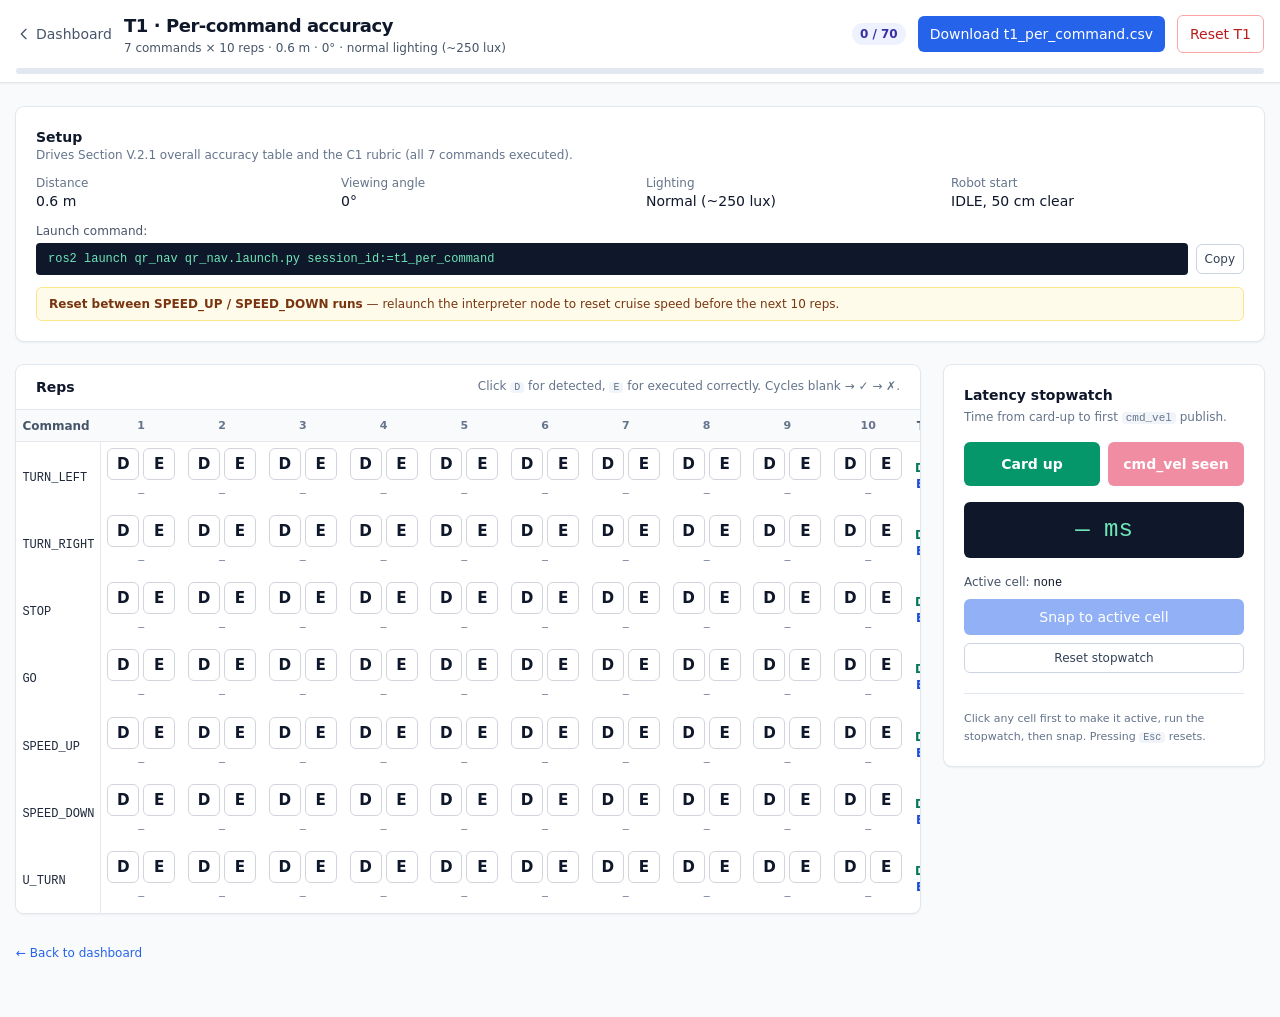
<file: tools/run_trials/t1.html>
<!DOCTYPE html>
<html lang="en">
<head>
  <meta charset="utf-8">
  <meta name="viewport" content="width=device-width, initial-scale=1">
  <title>T1 — Per-command accuracy · QR Nav Trial Runner</title>
  <script src="assets/tailwind.js"></script>
  <link rel="stylesheet" href="assets/styles.css">
  <script src="assets/shared.js"></script>
</head>
<body class="bg-slate-50 text-slate-900 antialiased">

  <!-- Sticky page header -->
  <header class="sticky top-0 z-30 bg-white/95 backdrop-blur border-b border-slate-200 shadow-sm no-print">
    <div class="max-w-7xl mx-auto px-4 py-3 flex flex-wrap items-center gap-3">
      <a href="index.html"
         class="inline-flex items-center gap-1 text-sm font-medium text-slate-600 hover:text-slate-900">
        <svg class="w-4 h-4" fill="none" stroke="currentColor" viewBox="0 0 24 24" stroke-width="2"><path d="M15 19l-7-7 7-7" stroke-linecap="round" stroke-linejoin="round"/></svg>
        Dashboard
      </a>
      <div class="flex-1 min-w-0">
        <h1 class="text-base sm:text-lg font-semibold tracking-tight">T1 · Per-command accuracy</h1>
        <p class="text-xs text-slate-600">7 commands × 10 reps · 0.6 m · 0° · normal lighting (~250 lux)</p>
      </div>
      <span class="progress-badge"><span id="trial-progress-text">0 / 70</span></span>
      <button id="download-csv-btn"
              class="inline-flex items-center gap-1.5 rounded-md bg-blue-600 px-3 py-2 text-sm font-medium text-white hover:bg-blue-700">
        Download t1_per_command.csv
      </button>
      <button id="reset-trial-btn"
              class="inline-flex items-center gap-1.5 rounded-md bg-white border border-red-300 px-3 py-2 text-sm font-medium text-red-700 hover:bg-red-50">
        Reset T1
      </button>
    </div>
    <div class="max-w-7xl mx-auto px-4 pb-2">
      <div class="h-1.5 w-full rounded-full bg-slate-200 overflow-hidden">
        <div id="trial-progress-bar" class="h-full bg-blue-600 transition-all duration-200" style="width:0%"></div>
      </div>
    </div>
  </header>

  <main class="max-w-7xl mx-auto px-4 py-6 space-y-6">

    <!-- Setup card -->
    <section class="bg-white rounded-lg shadow ring-1 ring-slate-200 p-5">
      <header class="mb-3">
        <h2 class="text-sm font-semibold text-slate-900">Setup</h2>
        <p class="text-xs text-slate-500">Drives Section V.2.1 overall accuracy table and the C1 rubric (all 7 commands executed).</p>
      </header>
      <dl class="grid grid-cols-2 sm:grid-cols-4 gap-3 text-sm">
        <div>
          <dt class="text-xs text-slate-500">Distance</dt>
          <dd class="font-medium">0.6 m</dd>
        </div>
        <div>
          <dt class="text-xs text-slate-500">Viewing angle</dt>
          <dd class="font-medium">0°</dd>
        </div>
        <div>
          <dt class="text-xs text-slate-500">Lighting</dt>
          <dd class="font-medium">Normal (~250 lux)</dd>
        </div>
        <div>
          <dt class="text-xs text-slate-500">Robot start</dt>
          <dd class="font-medium">IDLE, 50 cm clear</dd>
        </div>
      </dl>
      <div class="mt-3">
        <label class="block text-xs font-medium text-slate-600 mb-1">Launch command:</label>
        <div class="flex items-center gap-2">
          <code id="t1-launch" class="flex-1 block bg-slate-900 text-emerald-300 text-xs font-mono rounded px-3 py-2 overflow-x-auto">ros2 launch qr_nav qr_nav.launch.py session_id:=t1_per_command</code>
          <button class="copy-btn rounded-md border border-slate-300 px-2 py-1.5 text-xs font-medium text-slate-700 hover:bg-slate-50" data-target="t1-launch">Copy</button>
        </div>
      </div>
      <div class="mt-3 rounded-md bg-amber-50 border border-amber-200 px-3 py-2 text-xs text-amber-900">
        <strong>Reset between SPEED_UP / SPEED_DOWN runs</strong> — relaunch the interpreter node to reset cruise speed before the next 10 reps.
      </div>
    </section>

    <!-- Layout: grid (left) + latency widget (right on lg+) -->
    <div class="grid grid-cols-1 lg:grid-cols-[1fr_320px] gap-6">

      <!-- Rep grid -->
      <section class="bg-white rounded-lg shadow ring-1 ring-slate-200 overflow-hidden">
        <header class="px-5 py-3 border-b border-slate-200 flex items-center justify-between">
          <h2 class="text-sm font-semibold text-slate-900">Reps</h2>
          <p class="text-xs text-slate-500">Click <kbd class="text-[10px] bg-slate-100 px-1 rounded">D</kbd> for detected, <kbd class="text-[10px] bg-slate-100 px-1 rounded">E</kbd> for executed correctly. Cycles blank → ✓ → ✗.</p>
        </header>
        <div class="overflow-x-auto">
          <table class="rep-grid text-sm w-full">
            <thead>
              <tr>
                <th class="text-left px-3 py-2 text-xs font-semibold text-slate-600">Command</th>
                <!-- Filled by script: 10 rep header columns + tally + notes -->
              </tr>
            </thead>
            <tbody id="t1-tbody"></tbody>
          </table>
        </div>
      </section>

      <!-- Latency widget -->
      <aside class="bg-white rounded-lg shadow ring-1 ring-slate-200 p-5 lg:sticky lg:top-32 lg:self-start">
        <h2 class="text-sm font-semibold text-slate-900">Latency stopwatch</h2>
        <p class="text-xs text-slate-500 mt-1">Time from card-up to first <code class="bg-slate-100 text-[11px] rounded px-1">cmd_vel</code> publish.</p>

        <div class="mt-4 grid grid-cols-2 gap-2">
          <button id="lat-start" class="rounded-md bg-emerald-600 hover:bg-emerald-700 text-white text-sm font-semibold py-3">
            Card up
          </button>
          <button id="lat-stop" class="rounded-md bg-rose-600 hover:bg-rose-700 text-white text-sm font-semibold py-3 disabled:opacity-50" disabled>
            cmd_vel seen
          </button>
        </div>

        <div class="mt-4 rounded-md bg-slate-900 text-emerald-300 px-4 py-3 font-mono text-2xl text-center" id="lat-display">— ms</div>

        <div class="mt-4 space-y-2">
          <div class="text-xs text-slate-600">
            Active cell:
            <span id="lat-active" class="font-mono text-slate-900">none</span>
          </div>
          <button id="lat-snap" class="w-full rounded-md bg-blue-600 hover:bg-blue-700 disabled:opacity-50 text-white text-sm font-medium py-2" disabled>
            Snap to active cell
          </button>
          <button id="lat-reset" class="w-full rounded-md border border-slate-300 hover:bg-slate-50 text-slate-700 text-xs font-medium py-1.5">
            Reset stopwatch
          </button>
        </div>

        <div class="mt-5 pt-4 border-t border-slate-200">
          <p class="text-[11px] text-slate-500 leading-relaxed">
            Click any cell first to make it active, run the stopwatch, then snap. Pressing <kbd class="text-[10px] bg-slate-100 px-1 rounded">Esc</kbd> resets.
          </p>
        </div>
      </aside>
    </div>

    <footer class="text-xs text-slate-500 pt-2 pb-8">
      <a href="index.html" class="text-blue-600 hover:underline">← Back to dashboard</a>
    </footer>
  </main>

  <script>
    'use strict';

    let state = QRTrials.load();
    let activeCell = null; // {cmd, repIdx} of last-clicked toggle

    function persist() {
      QRTrials.save(state);
      document.dispatchEvent(new Event('trial-state-changed'));
    }

    // -------------------------------------------------------------------
    // Render header columns (10 rep headers + Tally + Notes)
    // -------------------------------------------------------------------
    function renderHead() {
      const thead = document.querySelector('.rep-grid thead tr');
      thead.innerHTML = `<th class="text-left px-3 py-2 text-xs font-semibold text-slate-600 sticky left-0 bg-slate-50 z-10">Command</th>`;
      for (let i = 1; i <= 10; i++) {
        thead.insertAdjacentHTML('beforeend',
          `<th class="text-center px-1 py-2 text-[11px] font-semibold text-slate-500">${i}</th>`);
      }
      thead.insertAdjacentHTML('beforeend',
        `<th class="text-center px-3 py-2 text-xs font-semibold text-slate-600">Tally</th>`);
      thead.insertAdjacentHTML('beforeend',
        `<th class="text-left px-3 py-2 text-xs font-semibold text-slate-600 min-w-[200px]">Notes</th>`);
    }

    function rowTally(reps) {
      let d = 0, e = 0, dCount = 0, eCount = 0;
      for (const cell of reps) {
        if (cell.detected !== null) { dCount++; if (cell.detected === 1) d++; }
        if (cell.executed !== null) { eCount++; if (cell.executed === 1) e++; }
      }
      return { d, dCount, e, eCount };
    }

    function renderBody() {
      const tbody = document.getElementById('t1-tbody');
      tbody.innerHTML = '';
      for (const cmd of QRTrials.COMMANDS) {
        const row = state.t1.rows[cmd];
        const tr = document.createElement('tr');
        tr.dataset.cmd = cmd;

        let cellsHtml = '';
        row.reps.forEach((cell, idx) => {
          const dVal = cell.detected === null ? '' : cell.detected;
          const eVal = cell.executed === null ? '' : cell.executed;
          const lat = cell.latency_ms !== null && cell.latency_ms !== undefined ? cell.latency_ms : '';
          cellsHtml += `
            <td class="text-center px-1 py-2">
              <div class="inline-flex flex-col items-center gap-1" data-cell="${cmd}|${idx}">
                <div class="flex items-center gap-1">
                  <button class="toggle-cell tri-toggle" data-field="detected" data-value="${dVal}" title="Detected">D</button>
                  <button class="toggle-cell tri-toggle" data-field="executed" data-value="${eVal}" title="Executed correctly">E</button>
                </div>
                <span class="text-[10px] font-mono text-slate-500" data-latency-display>${lat === '' ? '—' : lat + 'ms'}</span>
              </div>
            </td>`;
        });

        const t = rowTally(row.reps);
        const tallyHtml = `
          <td class="text-center px-3 py-2 text-xs whitespace-nowrap">
            <div><span class="text-emerald-700 font-semibold">D ${t.d}</span><span class="text-slate-400">/${t.dCount || 0}</span></div>
            <div><span class="text-blue-700 font-semibold">E ${t.e}</span><span class="text-slate-400">/${t.eCount || 0}</span></div>
          </td>`;

        const notesHtml = `
          <td class="px-3 py-2">
            <input type="text"
                   class="w-full rounded border border-slate-200 px-2 py-1 text-xs focus:outline-none focus:border-blue-400 focus:ring-1 focus:ring-blue-200"
                   placeholder="Notes for ${cmd}"
                   data-row-notes
                   value="${escapeAttr(row.notes || '')}">
          </td>`;

        tr.innerHTML = `
          <th class="text-left px-3 py-2 font-medium text-slate-800">
            <code class="text-xs">${cmd}</code>
          </th>
          ${cellsHtml}
          ${tallyHtml}
          ${notesHtml}`;
        tbody.appendChild(tr);
      }
    }

    function escapeAttr(s) {
      return String(s).replace(/[&<>"']/g, c => ({
        '&': '&amp;', '<': '&lt;', '>': '&gt;', '"': '&quot;', "'": '&#39;'
      }[c]));
    }

    function refreshRow(cmd) {
      // Re-render the affected row only.
      const tr = document.querySelector(`tr[data-cmd="${cmd}"]`);
      if (!tr) return;
      const row = state.t1.rows[cmd];
      // Update toggle data-value
      tr.querySelectorAll('[data-cell]').forEach((wrap, idx) => {
        const cell = row.reps[idx];
        const dVal = cell.detected === null ? '' : cell.detected;
        const eVal = cell.executed === null ? '' : cell.executed;
        const dBtn = wrap.querySelector('[data-field="detected"]');
        const eBtn = wrap.querySelector('[data-field="executed"]');
        dBtn.dataset.value = dVal;
        eBtn.dataset.value = eVal;
        const latDisp = wrap.querySelector('[data-latency-display]');
        latDisp.textContent = (cell.latency_ms !== null && cell.latency_ms !== undefined) ? cell.latency_ms + 'ms' : '—';
      });
      // Tally
      const t = rowTally(row.reps);
      const tallyTd = tr.querySelectorAll('td')[10]; // 10 rep cells before
      tallyTd.innerHTML = `
        <div><span class="text-emerald-700 font-semibold">D ${t.d}</span><span class="text-slate-400">/${t.dCount || 0}</span></div>
        <div><span class="text-blue-700 font-semibold">E ${t.e}</span><span class="text-slate-400">/${t.eCount || 0}</span></div>`;
    }

    function nextValue(v) {
      if (v === '' || v === null) return 1;
      if (v === 1 || v === '1') return 0;
      return null;
    }

    // -------------------------------------------------------------------
    // Latency stopwatch widget
    // -------------------------------------------------------------------
    let liveTimer = null;
    let lastDelta = null;

    function setLatencyDisplay(ms) {
      const disp = document.getElementById('lat-display');
      disp.textContent = ms === null ? '— ms' : `${ms} ms`;
    }
    function setActiveCell(cmd, repIdx) {
      activeCell = { cmd, repIdx };
      document.getElementById('lat-active').textContent = `${cmd} · rep ${repIdx + 1}`;
      document.getElementById('lat-snap').disabled = lastDelta === null;
    }
    function clearActiveCell() {
      activeCell = null;
      document.getElementById('lat-active').textContent = 'none';
      document.getElementById('lat-snap').disabled = true;
    }
    function resetStopwatch() {
      QRTrials.latency.reset();
      lastDelta = null;
      if (liveTimer) { clearInterval(liveTimer); liveTimer = null; }
      setLatencyDisplay(null);
      document.getElementById('lat-stop').disabled = true;
      document.getElementById('lat-start').disabled = false;
      document.getElementById('lat-snap').disabled = true;
    }

    // -------------------------------------------------------------------
    // Wire-up
    // -------------------------------------------------------------------
    function init() {
      renderHead();
      renderBody();

      // Toggle clicks
      document.getElementById('t1-tbody').addEventListener('click', (e) => {
        const btn = e.target.closest('.tri-toggle');
        if (!btn) return;
        const wrap = btn.closest('[data-cell]');
        const [cmd, idxStr] = wrap.dataset.cell.split('|');
        const repIdx = parseInt(idxStr, 10);
        const field = btn.dataset.field;
        const cur = btn.dataset.value === '' ? null : Number(btn.dataset.value);
        const nxt = nextValue(cur);
        state.t1.rows[cmd].reps[repIdx][field] = nxt;
        persist();
        refreshRow(cmd);
        setActiveCell(cmd, repIdx);
      });

      // Notes input
      document.getElementById('t1-tbody').addEventListener('input', (e) => {
        const inp = e.target.closest('[data-row-notes]');
        if (!inp) return;
        const cmd = inp.closest('tr').dataset.cmd;
        state.t1.rows[cmd].notes = inp.value;
        persist();
      });

      // Stopwatch
      document.getElementById('lat-start').addEventListener('click', () => {
        QRTrials.latency.start();
        lastDelta = null;
        document.getElementById('lat-stop').disabled = false;
        document.getElementById('lat-start').disabled = true;
        document.getElementById('lat-snap').disabled = true;
        if (liveTimer) clearInterval(liveTimer);
        liveTimer = setInterval(() => {
          const t0 = QRTrials.latency._t0;
          if (t0 !== null) {
            setLatencyDisplay(Math.round(performance.now() - t0));
          }
        }, 50);
      });
      document.getElementById('lat-stop').addEventListener('click', () => {
        const ms = QRTrials.latency.stop();
        if (liveTimer) { clearInterval(liveTimer); liveTimer = null; }
        lastDelta = ms;
        setLatencyDisplay(ms);
        document.getElementById('lat-stop').disabled = true;
        document.getElementById('lat-start').disabled = false;
        document.getElementById('lat-snap').disabled = !(activeCell && lastDelta !== null);
      });
      document.getElementById('lat-snap').addEventListener('click', () => {
        if (!activeCell || lastDelta === null) return;
        const { cmd, repIdx } = activeCell;
        state.t1.rows[cmd].reps[repIdx].latency_ms = lastDelta;
        persist();
        refreshRow(cmd);
      });
      document.getElementById('lat-reset').addEventListener('click', resetStopwatch);

      document.addEventListener('keydown', (e) => {
        if (e.key === 'Escape') resetStopwatch();
      });

      QRTrials.installTrialChrome('t1', {
        onReset: (newState) => {
          state = newState;
          renderBody();
          clearActiveCell();
          resetStopwatch();
        },
      });
      document.addEventListener('trial-state-changed', () => {
        const fresh = QRTrials.load();
        // shared chrome already updates the badge via its refreshProgress
        // by reading load() again; we just need to refresh manually.
        const { done, total } = QRTrials.countDone(fresh, 't1');
        document.getElementById('trial-progress-text').textContent = `${done} / ${total}`;
        document.getElementById('trial-progress-bar').style.width = `${total > 0 ? (done / total) * 100 : 0}%`;
      });
    }

    if (document.readyState === 'loading') {
      document.addEventListener('DOMContentLoaded', init);
    } else {
      init();
    }
  </script>
</body>
</html>
</file>
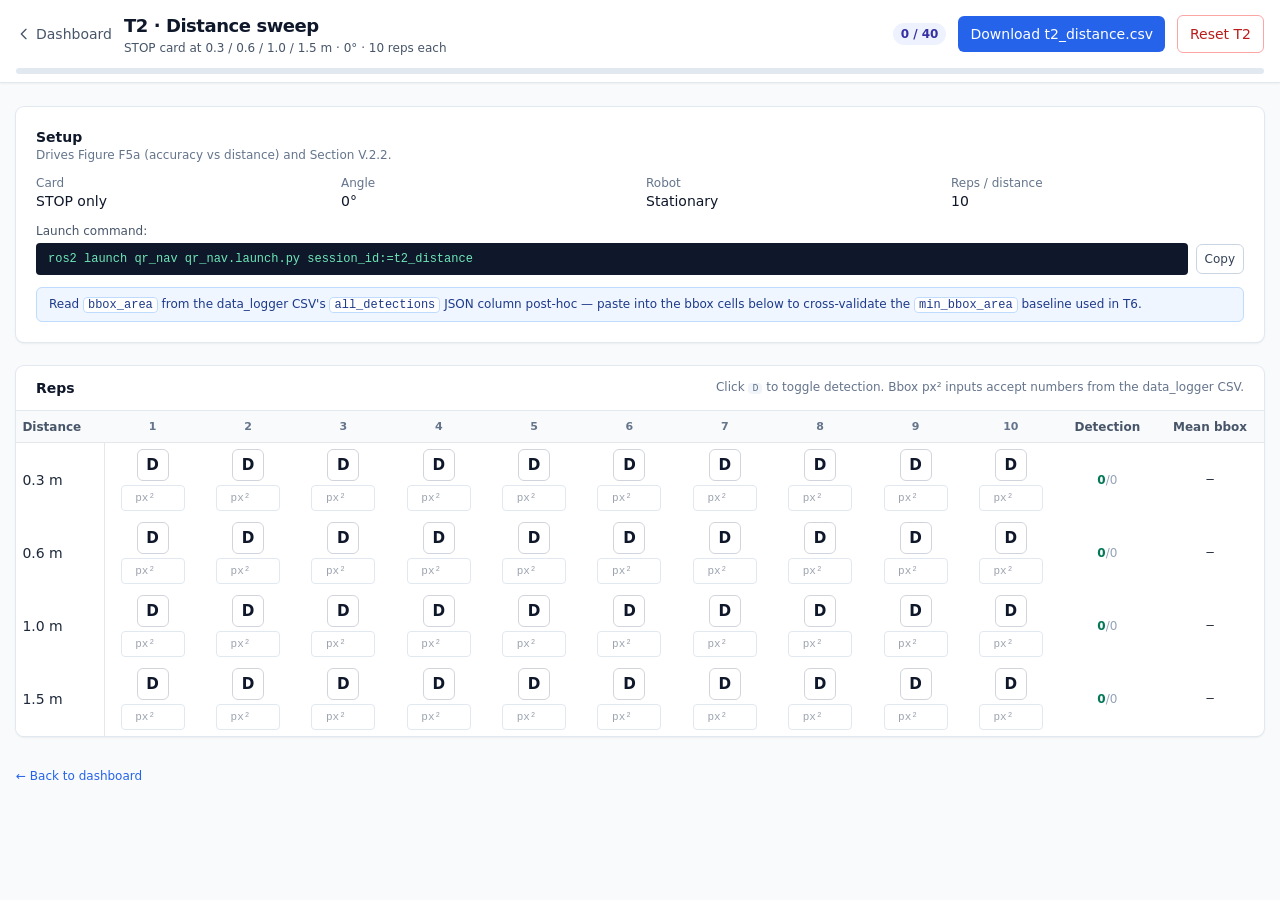
<file: tools/run_trials/t2.html>
<!DOCTYPE html>
<html lang="en">
<head>
  <meta charset="utf-8">
  <meta name="viewport" content="width=device-width, initial-scale=1">
  <title>T2 — Distance sweep · QR Nav Trial Runner</title>
  <script src="assets/tailwind.js"></script>
  <link rel="stylesheet" href="assets/styles.css">
  <script src="assets/shared.js"></script>
</head>
<body class="bg-slate-50 text-slate-900 antialiased">

  <header class="sticky top-0 z-30 bg-white/95 backdrop-blur border-b border-slate-200 shadow-sm no-print">
    <div class="max-w-7xl mx-auto px-4 py-3 flex flex-wrap items-center gap-3">
      <a href="index.html" class="inline-flex items-center gap-1 text-sm font-medium text-slate-600 hover:text-slate-900">
        <svg class="w-4 h-4" fill="none" stroke="currentColor" viewBox="0 0 24 24" stroke-width="2"><path d="M15 19l-7-7 7-7" stroke-linecap="round" stroke-linejoin="round"/></svg>
        Dashboard
      </a>
      <div class="flex-1 min-w-0">
        <h1 class="text-base sm:text-lg font-semibold tracking-tight">T2 · Distance sweep</h1>
        <p class="text-xs text-slate-600">STOP card at 0.3 / 0.6 / 1.0 / 1.5 m · 0° · 10 reps each</p>
      </div>
      <span class="progress-badge"><span id="trial-progress-text">0 / 40</span></span>
      <button id="download-csv-btn" class="inline-flex items-center gap-1.5 rounded-md bg-blue-600 px-3 py-2 text-sm font-medium text-white hover:bg-blue-700">
        Download t2_distance.csv
      </button>
      <button id="reset-trial-btn" class="inline-flex items-center gap-1.5 rounded-md bg-white border border-red-300 px-3 py-2 text-sm font-medium text-red-700 hover:bg-red-50">
        Reset T2
      </button>
    </div>
    <div class="max-w-7xl mx-auto px-4 pb-2">
      <div class="h-1.5 w-full rounded-full bg-slate-200 overflow-hidden">
        <div id="trial-progress-bar" class="h-full bg-blue-600 transition-all duration-200" style="width:0%"></div>
      </div>
    </div>
  </header>

  <main class="max-w-7xl mx-auto px-4 py-6 space-y-6">

    <section class="bg-white rounded-lg shadow ring-1 ring-slate-200 p-5">
      <header class="mb-3">
        <h2 class="text-sm font-semibold text-slate-900">Setup</h2>
        <p class="text-xs text-slate-500">Drives Figure F5a (accuracy vs distance) and Section V.2.2.</p>
      </header>
      <dl class="grid grid-cols-2 sm:grid-cols-4 gap-3 text-sm">
        <div><dt class="text-xs text-slate-500">Card</dt><dd class="font-medium">STOP only</dd></div>
        <div><dt class="text-xs text-slate-500">Angle</dt><dd class="font-medium">0°</dd></div>
        <div><dt class="text-xs text-slate-500">Robot</dt><dd class="font-medium">Stationary</dd></div>
        <div><dt class="text-xs text-slate-500">Reps / distance</dt><dd class="font-medium">10</dd></div>
      </dl>
      <div class="mt-3">
        <label class="block text-xs font-medium text-slate-600 mb-1">Launch command:</label>
        <div class="flex items-center gap-2">
          <code id="t2-launch" class="flex-1 block bg-slate-900 text-emerald-300 text-xs font-mono rounded px-3 py-2 overflow-x-auto">ros2 launch qr_nav qr_nav.launch.py session_id:=t2_distance</code>
          <button class="copy-btn rounded-md border border-slate-300 px-2 py-1.5 text-xs font-medium text-slate-700 hover:bg-slate-50" data-target="t2-launch">Copy</button>
        </div>
      </div>
      <div class="mt-3 rounded-md bg-blue-50 border border-blue-200 px-3 py-2 text-xs text-blue-900">
        Read <code class="bg-white border border-blue-200 rounded px-1">bbox_area</code> from the data_logger CSV's <code class="bg-white border border-blue-200 rounded px-1">all_detections</code> JSON column post-hoc — paste into the bbox cells below to cross-validate the <code class="bg-white border border-blue-200 rounded px-1">min_bbox_area</code> baseline used in T6.
      </div>
    </section>

    <section class="bg-white rounded-lg shadow ring-1 ring-slate-200 overflow-hidden">
      <header class="px-5 py-3 border-b border-slate-200 flex items-center justify-between">
        <h2 class="text-sm font-semibold text-slate-900">Reps</h2>
        <p class="text-xs text-slate-500">Click <kbd class="text-[10px] bg-slate-100 px-1 rounded">D</kbd> to toggle detection. Bbox px² inputs accept numbers from the data_logger CSV.</p>
      </header>
      <div class="overflow-x-auto">
        <table class="rep-grid text-sm w-full">
          <thead>
            <tr id="t2-thead">
              <th class="text-left px-3 py-2 text-xs font-semibold text-slate-600">Distance</th>
              <!-- Filled by script -->
            </tr>
          </thead>
          <tbody id="t2-tbody"></tbody>
        </table>
      </div>
    </section>

    <footer class="text-xs text-slate-500 pt-2 pb-8">
      <a href="index.html" class="text-blue-600 hover:underline">← Back to dashboard</a>
    </footer>
  </main>

  <script>
    'use strict';

    let state = QRTrials.load();

    function persist() {
      QRTrials.save(state);
      document.dispatchEvent(new Event('trial-state-changed'));
    }

    function renderHead() {
      const tr = document.getElementById('t2-thead');
      tr.innerHTML = `<th class="text-left px-3 py-2 text-xs font-semibold text-slate-600 sticky left-0 bg-slate-50 z-10">Distance</th>`;
      for (let i = 1; i <= 10; i++) {
        tr.insertAdjacentHTML('beforeend',
          `<th class="text-center px-1 py-2 text-[11px] font-semibold text-slate-500">${i}</th>`);
      }
      tr.insertAdjacentHTML('beforeend',
        `<th class="text-center px-3 py-2 text-xs font-semibold text-slate-600">Detection</th>`);
      tr.insertAdjacentHTML('beforeend',
        `<th class="text-center px-3 py-2 text-xs font-semibold text-slate-600">Mean bbox</th>`);
    }

    function renderBody() {
      const tbody = document.getElementById('t2-tbody');
      tbody.innerHTML = '';
      for (const d of QRTrials.DISTANCES) {
        const reps = state.t2.rows[d];
        const tr = document.createElement('tr');
        tr.dataset.distance = d;

        let cellsHtml = '';
        reps.forEach((cell, idx) => {
          const dVal = cell.detected === null ? '' : cell.detected;
          const bbox = cell.bbox_area !== null && cell.bbox_area !== undefined ? cell.bbox_area : '';
          cellsHtml += `
            <td class="text-center px-1 py-2">
              <div class="inline-flex flex-col items-center gap-1" data-cell="${d}|${idx}">
                <button class="toggle-cell tri-toggle" data-field="detected" data-value="${dVal}" title="Detected">D</button>
                <input type="number" min="0" step="1"
                       class="w-16 rounded border border-slate-200 px-1 py-0.5 text-[11px] font-mono text-center focus:outline-none focus:border-blue-400 focus:ring-1 focus:ring-blue-200"
                       placeholder="px²" data-field="bbox_area" value="${bbox}">
              </div>
            </td>`;
        });

        const t = tally(reps);
        const tallyHtml = `
          <td class="text-center px-3 py-2 text-xs whitespace-nowrap">
            <span class="text-emerald-700 font-semibold">${t.detected}</span><span class="text-slate-400">/${t.total}</span>
          </td>`;

        const meanHtml = `
          <td class="text-center px-3 py-2 text-xs font-mono whitespace-nowrap">
            ${t.meanBbox === null ? '—' : Math.round(t.meanBbox).toLocaleString()}
          </td>`;

        tr.innerHTML = `
          <th class="text-left px-3 py-2 font-medium text-slate-800">${d} m</th>
          ${cellsHtml}
          ${tallyHtml}
          ${meanHtml}`;
        tbody.appendChild(tr);
      }
    }

    function tally(reps) {
      let detected = 0, total = 0;
      let bboxSum = 0, bboxN = 0;
      for (const cell of reps) {
        if (cell.detected !== null) {
          total++;
          if (cell.detected === 1) detected++;
        }
        if (cell.bbox_area !== null && cell.bbox_area !== undefined && cell.bbox_area !== '') {
          const v = Number(cell.bbox_area);
          if (!Number.isNaN(v)) { bboxSum += v; bboxN++; }
        }
      }
      return { detected, total, meanBbox: bboxN > 0 ? bboxSum / bboxN : null };
    }

    function refreshRow(d) {
      const tr = document.querySelector(`tr[data-distance="${d}"]`);
      if (!tr) return;
      const reps = state.t2.rows[d];
      tr.querySelectorAll('[data-cell]').forEach((wrap, idx) => {
        const cell = reps[idx];
        const btn = wrap.querySelector('[data-field="detected"]');
        btn.dataset.value = cell.detected === null ? '' : cell.detected;
      });
      const t = tally(reps);
      const tds = tr.querySelectorAll('td');
      tds[10].innerHTML = `<span class="text-emerald-700 font-semibold">${t.detected}</span><span class="text-slate-400">/${t.total}</span>`;
      tds[11].textContent = t.meanBbox === null ? '—' : Math.round(t.meanBbox).toLocaleString();
    }

    function nextValue(v) {
      if (v === '' || v === null) return 1;
      if (v === 1 || v === '1') return 0;
      return null;
    }

    function init() {
      renderHead();
      renderBody();

      const tbody = document.getElementById('t2-tbody');
      tbody.addEventListener('click', (e) => {
        const btn = e.target.closest('.tri-toggle');
        if (!btn) return;
        const wrap = btn.closest('[data-cell]');
        const [d, idxStr] = wrap.dataset.cell.split('|');
        const idx = parseInt(idxStr, 10);
        const cur = btn.dataset.value === '' ? null : Number(btn.dataset.value);
        state.t2.rows[d][idx].detected = nextValue(cur);
        persist();
        refreshRow(d);
      });
      tbody.addEventListener('input', (e) => {
        const inp = e.target.closest('input[data-field="bbox_area"]');
        if (!inp) return;
        const wrap = inp.closest('[data-cell]');
        const [d, idxStr] = wrap.dataset.cell.split('|');
        const idx = parseInt(idxStr, 10);
        const v = inp.value.trim();
        state.t2.rows[d][idx].bbox_area = v === '' ? null : Number(v);
        persist();
        // refresh only the mean cell, no need to redraw toggles
        const tr = document.querySelector(`tr[data-distance="${d}"]`);
        const t = tally(state.t2.rows[d]);
        tr.querySelectorAll('td')[11].textContent = t.meanBbox === null ? '—' : Math.round(t.meanBbox).toLocaleString();
      });

      QRTrials.installTrialChrome('t2', {
        onReset: () => {
          state = QRTrials.load();
          renderBody();
        },
      });
      document.addEventListener('trial-state-changed', () => {
        const fresh = QRTrials.load();
        const { done, total } = QRTrials.countDone(fresh, 't2');
        document.getElementById('trial-progress-text').textContent = `${done} / ${total}`;
        document.getElementById('trial-progress-bar').style.width = `${total > 0 ? (done / total) * 100 : 0}%`;
      });
    }

    if (document.readyState === 'loading') {
      document.addEventListener('DOMContentLoaded', init);
    } else {
      init();
    }
  </script>
</body>
</html>
</file>
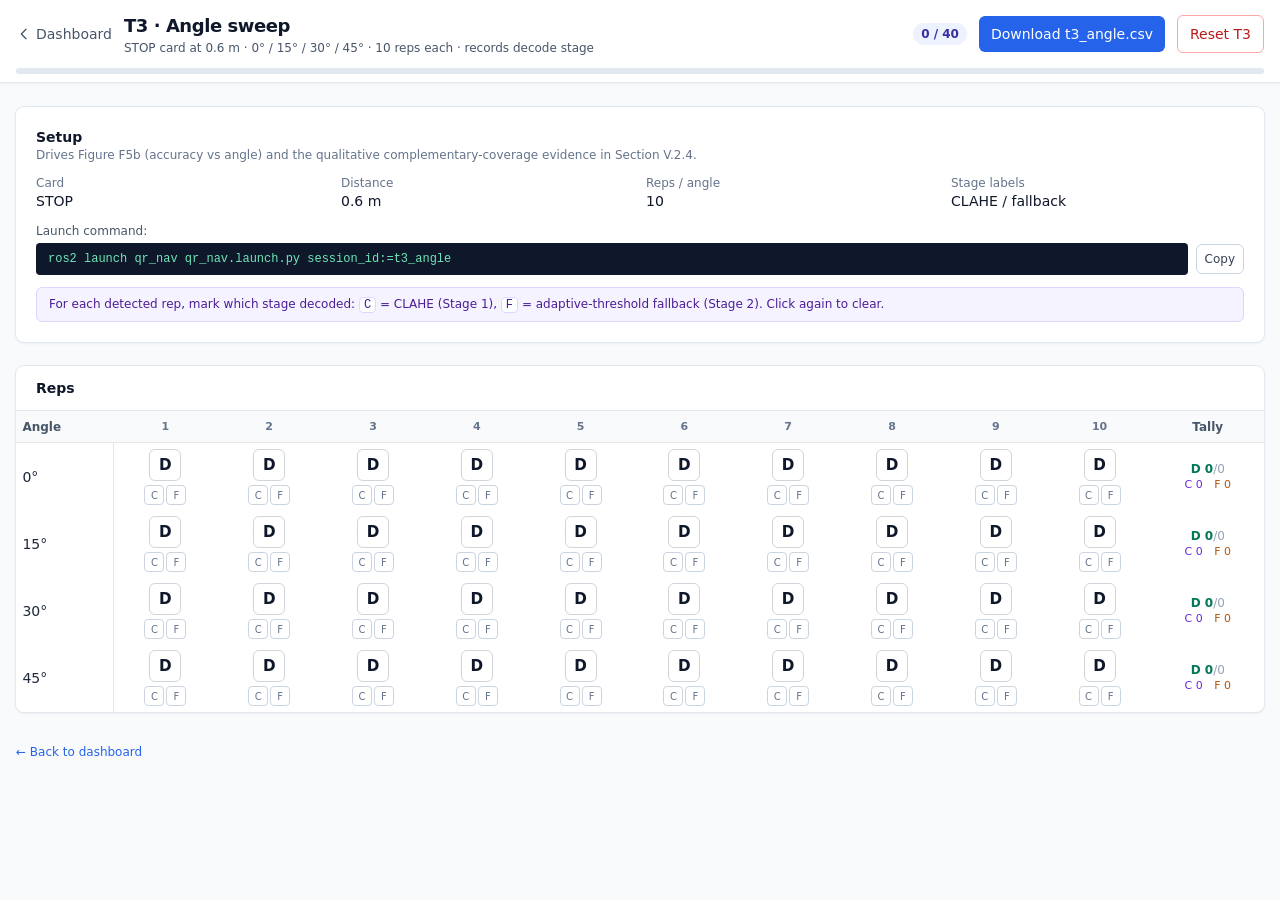
<file: tools/run_trials/t3.html>
<!DOCTYPE html>
<html lang="en">
<head>
  <meta charset="utf-8">
  <meta name="viewport" content="width=device-width, initial-scale=1">
  <title>T3 — Angle sweep · QR Nav Trial Runner</title>
  <script src="assets/tailwind.js"></script>
  <link rel="stylesheet" href="assets/styles.css">
  <script src="assets/shared.js"></script>
</head>
<body class="bg-slate-50 text-slate-900 antialiased">

  <header class="sticky top-0 z-30 bg-white/95 backdrop-blur border-b border-slate-200 shadow-sm no-print">
    <div class="max-w-7xl mx-auto px-4 py-3 flex flex-wrap items-center gap-3">
      <a href="index.html" class="inline-flex items-center gap-1 text-sm font-medium text-slate-600 hover:text-slate-900">
        <svg class="w-4 h-4" fill="none" stroke="currentColor" viewBox="0 0 24 24" stroke-width="2"><path d="M15 19l-7-7 7-7" stroke-linecap="round" stroke-linejoin="round"/></svg>
        Dashboard
      </a>
      <div class="flex-1 min-w-0">
        <h1 class="text-base sm:text-lg font-semibold tracking-tight">T3 · Angle sweep</h1>
        <p class="text-xs text-slate-600">STOP card at 0.6 m · 0° / 15° / 30° / 45° · 10 reps each · records decode stage</p>
      </div>
      <span class="progress-badge"><span id="trial-progress-text">0 / 40</span></span>
      <button id="download-csv-btn" class="inline-flex items-center gap-1.5 rounded-md bg-blue-600 px-3 py-2 text-sm font-medium text-white hover:bg-blue-700">
        Download t3_angle.csv
      </button>
      <button id="reset-trial-btn" class="inline-flex items-center gap-1.5 rounded-md bg-white border border-red-300 px-3 py-2 text-sm font-medium text-red-700 hover:bg-red-50">
        Reset T3
      </button>
    </div>
    <div class="max-w-7xl mx-auto px-4 pb-2">
      <div class="h-1.5 w-full rounded-full bg-slate-200 overflow-hidden">
        <div id="trial-progress-bar" class="h-full bg-blue-600 transition-all duration-200" style="width:0%"></div>
      </div>
    </div>
  </header>

  <main class="max-w-7xl mx-auto px-4 py-6 space-y-6">

    <section class="bg-white rounded-lg shadow ring-1 ring-slate-200 p-5">
      <header class="mb-3">
        <h2 class="text-sm font-semibold text-slate-900">Setup</h2>
        <p class="text-xs text-slate-500">Drives Figure F5b (accuracy vs angle) and the qualitative complementary-coverage evidence in Section V.2.4.</p>
      </header>
      <dl class="grid grid-cols-2 sm:grid-cols-4 gap-3 text-sm">
        <div><dt class="text-xs text-slate-500">Card</dt><dd class="font-medium">STOP</dd></div>
        <div><dt class="text-xs text-slate-500">Distance</dt><dd class="font-medium">0.6 m</dd></div>
        <div><dt class="text-xs text-slate-500">Reps / angle</dt><dd class="font-medium">10</dd></div>
        <div><dt class="text-xs text-slate-500">Stage labels</dt><dd class="font-medium">CLAHE / fallback</dd></div>
      </dl>
      <div class="mt-3">
        <label class="block text-xs font-medium text-slate-600 mb-1">Launch command:</label>
        <div class="flex items-center gap-2">
          <code id="t3-launch" class="flex-1 block bg-slate-900 text-emerald-300 text-xs font-mono rounded px-3 py-2 overflow-x-auto">ros2 launch qr_nav qr_nav.launch.py session_id:=t3_angle</code>
          <button class="copy-btn rounded-md border border-slate-300 px-2 py-1.5 text-xs font-medium text-slate-700 hover:bg-slate-50" data-target="t3-launch">Copy</button>
        </div>
      </div>
      <div class="mt-3 rounded-md bg-violet-50 border border-violet-200 px-3 py-2 text-xs text-violet-900">
        For each detected rep, mark which stage decoded: <code class="bg-white border border-violet-200 rounded px-1">C</code> = CLAHE (Stage 1), <code class="bg-white border border-violet-200 rounded px-1">F</code> = adaptive-threshold fallback (Stage 2). Click again to clear.
      </div>
    </section>

    <section class="bg-white rounded-lg shadow ring-1 ring-slate-200 overflow-hidden">
      <header class="px-5 py-3 border-b border-slate-200 flex items-center justify-between">
        <h2 class="text-sm font-semibold text-slate-900">Reps</h2>
      </header>
      <div class="overflow-x-auto">
        <table class="rep-grid text-sm w-full">
          <thead>
            <tr id="t3-thead">
              <th class="text-left px-3 py-2 text-xs font-semibold text-slate-600">Angle</th>
            </tr>
          </thead>
          <tbody id="t3-tbody"></tbody>
        </table>
      </div>
    </section>

    <footer class="text-xs text-slate-500 pt-2 pb-8">
      <a href="index.html" class="text-blue-600 hover:underline">← Back to dashboard</a>
    </footer>
  </main>

  <script>
    'use strict';

    let state = QRTrials.load();

    function persist() {
      QRTrials.save(state);
      document.dispatchEvent(new Event('trial-state-changed'));
    }

    function renderHead() {
      const tr = document.getElementById('t3-thead');
      tr.innerHTML = `<th class="text-left px-3 py-2 text-xs font-semibold text-slate-600 sticky left-0 bg-slate-50 z-10">Angle</th>`;
      for (let i = 1; i <= 10; i++) {
        tr.insertAdjacentHTML('beforeend',
          `<th class="text-center px-1 py-2 text-[11px] font-semibold text-slate-500">${i}</th>`);
      }
      tr.insertAdjacentHTML('beforeend',
        `<th class="text-center px-3 py-2 text-xs font-semibold text-slate-600">Tally</th>`);
    }

    function renderBody() {
      const tbody = document.getElementById('t3-tbody');
      tbody.innerHTML = '';
      for (const a of QRTrials.ANGLES) {
        const reps = state.t3.rows[a];
        const tr = document.createElement('tr');
        tr.dataset.angle = a;

        let cellsHtml = '';
        reps.forEach((cell, idx) => {
          const dVal = cell.detected === null ? '' : cell.detected;
          const stage = cell.decode_stage || '';
          cellsHtml += `
            <td class="text-center px-1 py-2">
              <div class="inline-flex flex-col items-center gap-1" data-cell="${a}|${idx}">
                <button class="toggle-cell tri-toggle" data-field="detected" data-value="${dVal}" title="Detected">D</button>
                <div class="flex items-center gap-0.5">
                  <button type="button" class="stage-btn text-[10px] w-5 h-5 rounded border ${stage === 'CLAHE' ? 'bg-violet-600 border-violet-700 text-white font-bold' : 'border-slate-300 text-slate-500 hover:bg-slate-50'}" data-stage="CLAHE" title="CLAHE (Stage 1)">C</button>
                  <button type="button" class="stage-btn text-[10px] w-5 h-5 rounded border ${stage === 'fallback' ? 'bg-amber-500 border-amber-600 text-white font-bold' : 'border-slate-300 text-slate-500 hover:bg-slate-50'}" data-stage="fallback" title="Adaptive-threshold fallback (Stage 2)">F</button>
                </div>
              </div>
            </td>`;
        });

        const t = tally(reps);
        const tallyHtml = `
          <td class="text-center px-3 py-2 text-xs whitespace-nowrap">
            <div><span class="text-emerald-700 font-semibold">D ${t.detected}</span><span class="text-slate-400">/${t.total}</span></div>
            <div class="text-[11px]">
              <span class="text-violet-700">C ${t.clahe}</span>
              <span class="text-amber-700 ml-2">F ${t.fallback}</span>
            </div>
          </td>`;

        tr.innerHTML = `
          <th class="text-left px-3 py-2 font-medium text-slate-800">${a}°</th>
          ${cellsHtml}
          ${tallyHtml}`;
        tbody.appendChild(tr);
      }
    }

    function tally(reps) {
      let detected = 0, total = 0, clahe = 0, fallback = 0;
      for (const cell of reps) {
        if (cell.detected !== null) {
          total++;
          if (cell.detected === 1) detected++;
        }
        if (cell.decode_stage === 'CLAHE') clahe++;
        else if (cell.decode_stage === 'fallback') fallback++;
      }
      return { detected, total, clahe, fallback };
    }

    function refreshRow(angle) {
      const tr = document.querySelector(`tr[data-angle="${angle}"]`);
      if (!tr) return;
      const reps = state.t3.rows[angle];
      tr.querySelectorAll('[data-cell]').forEach((wrap, idx) => {
        const cell = reps[idx];
        const btn = wrap.querySelector('[data-field="detected"]');
        btn.dataset.value = cell.detected === null ? '' : cell.detected;
        wrap.querySelectorAll('.stage-btn').forEach((b) => {
          const isActive = cell.decode_stage === b.dataset.stage;
          b.className = `stage-btn text-[10px] w-5 h-5 rounded border ${
            isActive
              ? (b.dataset.stage === 'CLAHE' ? 'bg-violet-600 border-violet-700 text-white font-bold' : 'bg-amber-500 border-amber-600 text-white font-bold')
              : 'border-slate-300 text-slate-500 hover:bg-slate-50'
          }`;
        });
      });
      const t = tally(reps);
      const tallyTd = tr.querySelectorAll('td')[10];
      tallyTd.innerHTML = `
        <div><span class="text-emerald-700 font-semibold">D ${t.detected}</span><span class="text-slate-400">/${t.total}</span></div>
        <div class="text-[11px]">
          <span class="text-violet-700">C ${t.clahe}</span>
          <span class="text-amber-700 ml-2">F ${t.fallback}</span>
        </div>`;
    }

    function nextValue(v) {
      if (v === '' || v === null) return 1;
      if (v === 1 || v === '1') return 0;
      return null;
    }

    function init() {
      renderHead();
      renderBody();

      const tbody = document.getElementById('t3-tbody');
      tbody.addEventListener('click', (e) => {
        const wrap = e.target.closest('[data-cell]');
        if (!wrap) return;
        const [angle, idxStr] = wrap.dataset.cell.split('|');
        const idx = parseInt(idxStr, 10);

        const tri = e.target.closest('.tri-toggle');
        if (tri) {
          const cur = tri.dataset.value === '' ? null : Number(tri.dataset.value);
          state.t3.rows[angle][idx].detected = nextValue(cur);
          persist();
          refreshRow(angle);
          return;
        }

        const stageBtn = e.target.closest('.stage-btn');
        if (stageBtn) {
          const want = stageBtn.dataset.stage;
          const cur = state.t3.rows[angle][idx].decode_stage;
          state.t3.rows[angle][idx].decode_stage = (cur === want) ? '' : want;
          persist();
          refreshRow(angle);
        }
      });

      QRTrials.installTrialChrome('t3', {
        onReset: () => {
          state = QRTrials.load();
          renderBody();
        },
      });
      document.addEventListener('trial-state-changed', () => {
        const fresh = QRTrials.load();
        const { done, total } = QRTrials.countDone(fresh, 't3');
        document.getElementById('trial-progress-text').textContent = `${done} / ${total}`;
        document.getElementById('trial-progress-bar').style.width = `${total > 0 ? (done / total) * 100 : 0}%`;
      });
    }

    if (document.readyState === 'loading') {
      document.addEventListener('DOMContentLoaded', init);
    } else {
      init();
    }
  </script>
</body>
</html>
</file>
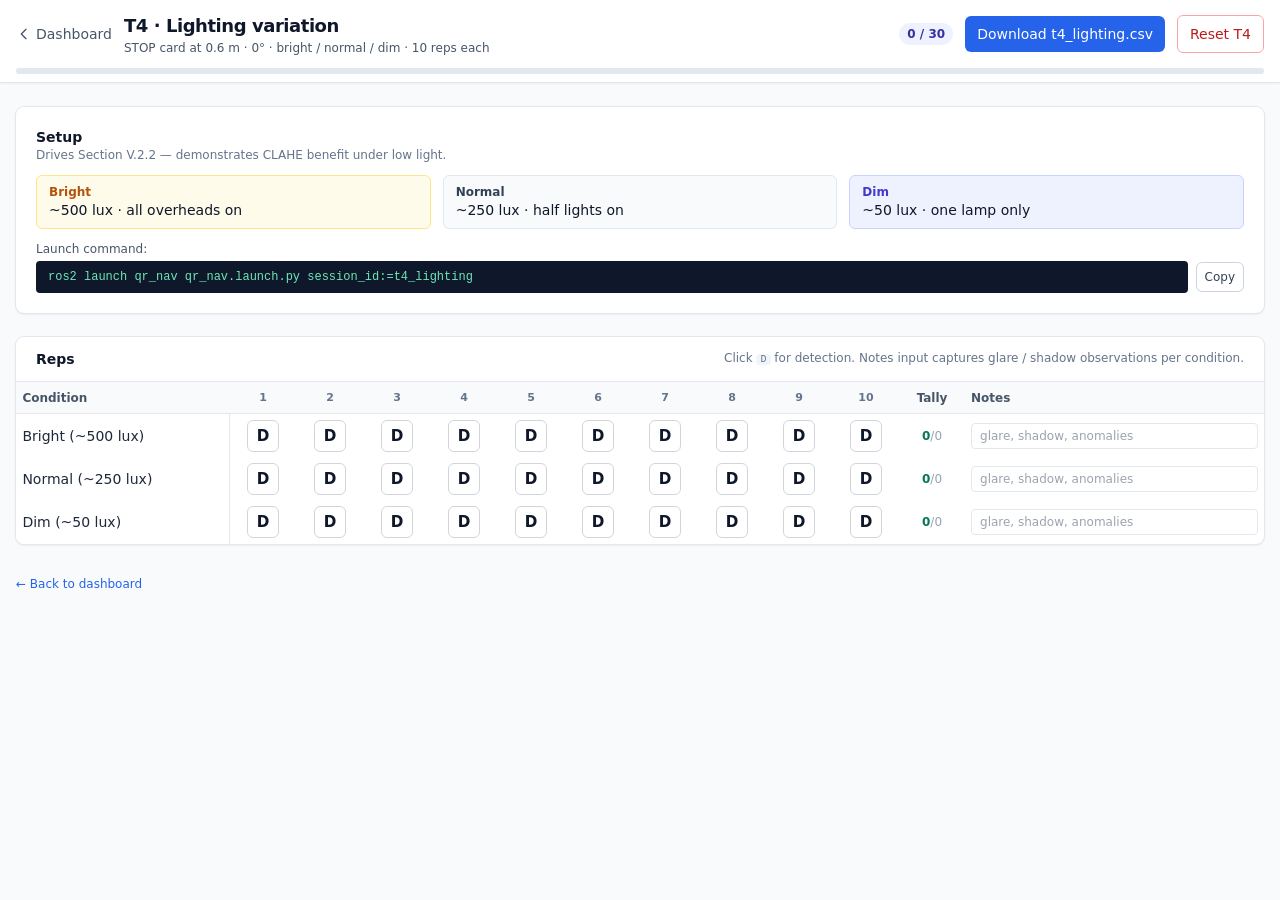
<file: tools/run_trials/t4.html>
<!DOCTYPE html>
<html lang="en">
<head>
  <meta charset="utf-8">
  <meta name="viewport" content="width=device-width, initial-scale=1">
  <title>T4 — Lighting variation · QR Nav Trial Runner</title>
  <script src="assets/tailwind.js"></script>
  <link rel="stylesheet" href="assets/styles.css">
  <script src="assets/shared.js"></script>
</head>
<body class="bg-slate-50 text-slate-900 antialiased">

  <header class="sticky top-0 z-30 bg-white/95 backdrop-blur border-b border-slate-200 shadow-sm no-print">
    <div class="max-w-7xl mx-auto px-4 py-3 flex flex-wrap items-center gap-3">
      <a href="index.html" class="inline-flex items-center gap-1 text-sm font-medium text-slate-600 hover:text-slate-900">
        <svg class="w-4 h-4" fill="none" stroke="currentColor" viewBox="0 0 24 24" stroke-width="2"><path d="M15 19l-7-7 7-7" stroke-linecap="round" stroke-linejoin="round"/></svg>
        Dashboard
      </a>
      <div class="flex-1 min-w-0">
        <h1 class="text-base sm:text-lg font-semibold tracking-tight">T4 · Lighting variation</h1>
        <p class="text-xs text-slate-600">STOP card at 0.6 m · 0° · bright / normal / dim · 10 reps each</p>
      </div>
      <span class="progress-badge"><span id="trial-progress-text">0 / 30</span></span>
      <button id="download-csv-btn" class="inline-flex items-center gap-1.5 rounded-md bg-blue-600 px-3 py-2 text-sm font-medium text-white hover:bg-blue-700">
        Download t4_lighting.csv
      </button>
      <button id="reset-trial-btn" class="inline-flex items-center gap-1.5 rounded-md bg-white border border-red-300 px-3 py-2 text-sm font-medium text-red-700 hover:bg-red-50">
        Reset T4
      </button>
    </div>
    <div class="max-w-7xl mx-auto px-4 pb-2">
      <div class="h-1.5 w-full rounded-full bg-slate-200 overflow-hidden">
        <div id="trial-progress-bar" class="h-full bg-blue-600 transition-all duration-200" style="width:0%"></div>
      </div>
    </div>
  </header>

  <main class="max-w-7xl mx-auto px-4 py-6 space-y-6">

    <section class="bg-white rounded-lg shadow ring-1 ring-slate-200 p-5">
      <header class="mb-3">
        <h2 class="text-sm font-semibold text-slate-900">Setup</h2>
        <p class="text-xs text-slate-500">Drives Section V.2.2 — demonstrates CLAHE benefit under low light.</p>
      </header>
      <dl class="grid grid-cols-1 sm:grid-cols-3 gap-3 text-sm">
        <div class="rounded-md border border-amber-200 bg-amber-50 px-3 py-2">
          <dt class="text-xs text-amber-700 font-semibold">Bright</dt>
          <dd class="text-sm">~500 lux · all overheads on</dd>
        </div>
        <div class="rounded-md border border-slate-200 bg-slate-50 px-3 py-2">
          <dt class="text-xs text-slate-700 font-semibold">Normal</dt>
          <dd class="text-sm">~250 lux · half lights on</dd>
        </div>
        <div class="rounded-md border border-indigo-200 bg-indigo-50 px-3 py-2">
          <dt class="text-xs text-indigo-700 font-semibold">Dim</dt>
          <dd class="text-sm">~50 lux · one lamp only</dd>
        </div>
      </dl>
      <div class="mt-3">
        <label class="block text-xs font-medium text-slate-600 mb-1">Launch command:</label>
        <div class="flex items-center gap-2">
          <code id="t4-launch" class="flex-1 block bg-slate-900 text-emerald-300 text-xs font-mono rounded px-3 py-2 overflow-x-auto">ros2 launch qr_nav qr_nav.launch.py session_id:=t4_lighting</code>
          <button class="copy-btn rounded-md border border-slate-300 px-2 py-1.5 text-xs font-medium text-slate-700 hover:bg-slate-50" data-target="t4-launch">Copy</button>
        </div>
      </div>
    </section>

    <section class="bg-white rounded-lg shadow ring-1 ring-slate-200 overflow-hidden">
      <header class="px-5 py-3 border-b border-slate-200 flex items-center justify-between">
        <h2 class="text-sm font-semibold text-slate-900">Reps</h2>
        <p class="text-xs text-slate-500">Click <kbd class="text-[10px] bg-slate-100 px-1 rounded">D</kbd> for detection. Notes input captures glare / shadow observations per condition.</p>
      </header>
      <div class="overflow-x-auto">
        <table class="rep-grid text-sm w-full">
          <thead>
            <tr id="t4-thead">
              <th class="text-left px-3 py-2 text-xs font-semibold text-slate-600">Condition</th>
            </tr>
          </thead>
          <tbody id="t4-tbody"></tbody>
        </table>
      </div>
    </section>

    <footer class="text-xs text-slate-500 pt-2 pb-8">
      <a href="index.html" class="text-blue-600 hover:underline">← Back to dashboard</a>
    </footer>
  </main>

  <script>
    'use strict';

    let state = QRTrials.load();

    function persist() {
      QRTrials.save(state);
      document.dispatchEvent(new Event('trial-state-changed'));
    }

    const LABELS = { bright: 'Bright (~500 lux)', normal: 'Normal (~250 lux)', dim: 'Dim (~50 lux)' };

    function renderHead() {
      const tr = document.getElementById('t4-thead');
      tr.innerHTML = `<th class="text-left px-3 py-2 text-xs font-semibold text-slate-600 sticky left-0 bg-slate-50 z-10">Condition</th>`;
      for (let i = 1; i <= 10; i++) {
        tr.insertAdjacentHTML('beforeend',
          `<th class="text-center px-1 py-2 text-[11px] font-semibold text-slate-500">${i}</th>`);
      }
      tr.insertAdjacentHTML('beforeend',
        `<th class="text-center px-3 py-2 text-xs font-semibold text-slate-600">Tally</th>`);
      tr.insertAdjacentHTML('beforeend',
        `<th class="text-left px-3 py-2 text-xs font-semibold text-slate-600 min-w-[200px]">Notes</th>`);
    }

    function renderBody() {
      const tbody = document.getElementById('t4-tbody');
      tbody.innerHTML = '';
      for (const cond of QRTrials.LIGHTING) {
        const row = state.t4.rows[cond];
        const tr = document.createElement('tr');
        tr.dataset.cond = cond;

        let cellsHtml = '';
        row.reps.forEach((cell, idx) => {
          const dVal = cell.detected === null ? '' : cell.detected;
          cellsHtml += `
            <td class="text-center px-1 py-2">
              <div class="inline-flex" data-cell="${cond}|${idx}">
                <button class="toggle-cell tri-toggle" data-field="detected" data-value="${dVal}" title="Detected">D</button>
              </div>
            </td>`;
        });

        const t = tally(row.reps);
        const tallyHtml = `
          <td class="text-center px-3 py-2 text-xs whitespace-nowrap">
            <span class="text-emerald-700 font-semibold">${t.detected}</span><span class="text-slate-400">/${t.total}</span>
          </td>`;

        const notesHtml = `
          <td class="px-3 py-2">
            <input type="text"
                   class="w-full rounded border border-slate-200 px-2 py-1 text-xs focus:outline-none focus:border-blue-400 focus:ring-1 focus:ring-blue-200"
                   placeholder="glare, shadow, anomalies"
                   data-row-notes
                   value="${escapeAttr(row.notes || '')}">
          </td>`;

        tr.innerHTML = `
          <th class="text-left px-3 py-2 font-medium text-slate-800 whitespace-nowrap">${LABELS[cond]}</th>
          ${cellsHtml}
          ${tallyHtml}
          ${notesHtml}`;
        tbody.appendChild(tr);
      }
    }

    function tally(reps) {
      let detected = 0, total = 0;
      for (const cell of reps) {
        if (cell.detected !== null) {
          total++;
          if (cell.detected === 1) detected++;
        }
      }
      return { detected, total };
    }

    function escapeAttr(s) {
      return String(s).replace(/[&<>"']/g, c => ({ '&':'&amp;','<':'&lt;','>':'&gt;','"':'&quot;',"'":'&#39;' }[c]));
    }

    function refreshRow(cond) {
      const tr = document.querySelector(`tr[data-cond="${cond}"]`);
      if (!tr) return;
      const row = state.t4.rows[cond];
      tr.querySelectorAll('[data-cell]').forEach((wrap, idx) => {
        const cell = row.reps[idx];
        const btn = wrap.querySelector('[data-field="detected"]');
        btn.dataset.value = cell.detected === null ? '' : cell.detected;
      });
      const t = tally(row.reps);
      const tds = tr.querySelectorAll('td');
      tds[10].innerHTML = `<span class="text-emerald-700 font-semibold">${t.detected}</span><span class="text-slate-400">/${t.total}</span>`;
    }

    function nextValue(v) {
      if (v === '' || v === null) return 1;
      if (v === 1 || v === '1') return 0;
      return null;
    }

    function init() {
      renderHead();
      renderBody();

      const tbody = document.getElementById('t4-tbody');
      tbody.addEventListener('click', (e) => {
        const btn = e.target.closest('.tri-toggle');
        if (!btn) return;
        const wrap = btn.closest('[data-cell]');
        const [cond, idxStr] = wrap.dataset.cell.split('|');
        const idx = parseInt(idxStr, 10);
        const cur = btn.dataset.value === '' ? null : Number(btn.dataset.value);
        state.t4.rows[cond].reps[idx].detected = nextValue(cur);
        persist();
        refreshRow(cond);
      });
      tbody.addEventListener('input', (e) => {
        const inp = e.target.closest('[data-row-notes]');
        if (!inp) return;
        const cond = inp.closest('tr').dataset.cond;
        state.t4.rows[cond].notes = inp.value;
        persist();
      });

      QRTrials.installTrialChrome('t4', {
        onReset: () => {
          state = QRTrials.load();
          renderBody();
        },
      });
      document.addEventListener('trial-state-changed', () => {
        const fresh = QRTrials.load();
        const { done, total } = QRTrials.countDone(fresh, 't4');
        document.getElementById('trial-progress-text').textContent = `${done} / ${total}`;
        document.getElementById('trial-progress-bar').style.width = `${total > 0 ? (done / total) * 100 : 0}%`;
      });
    }

    if (document.readyState === 'loading') {
      document.addEventListener('DOMContentLoaded', init);
    } else {
      init();
    }
  </script>
</body>
</html>
</file>
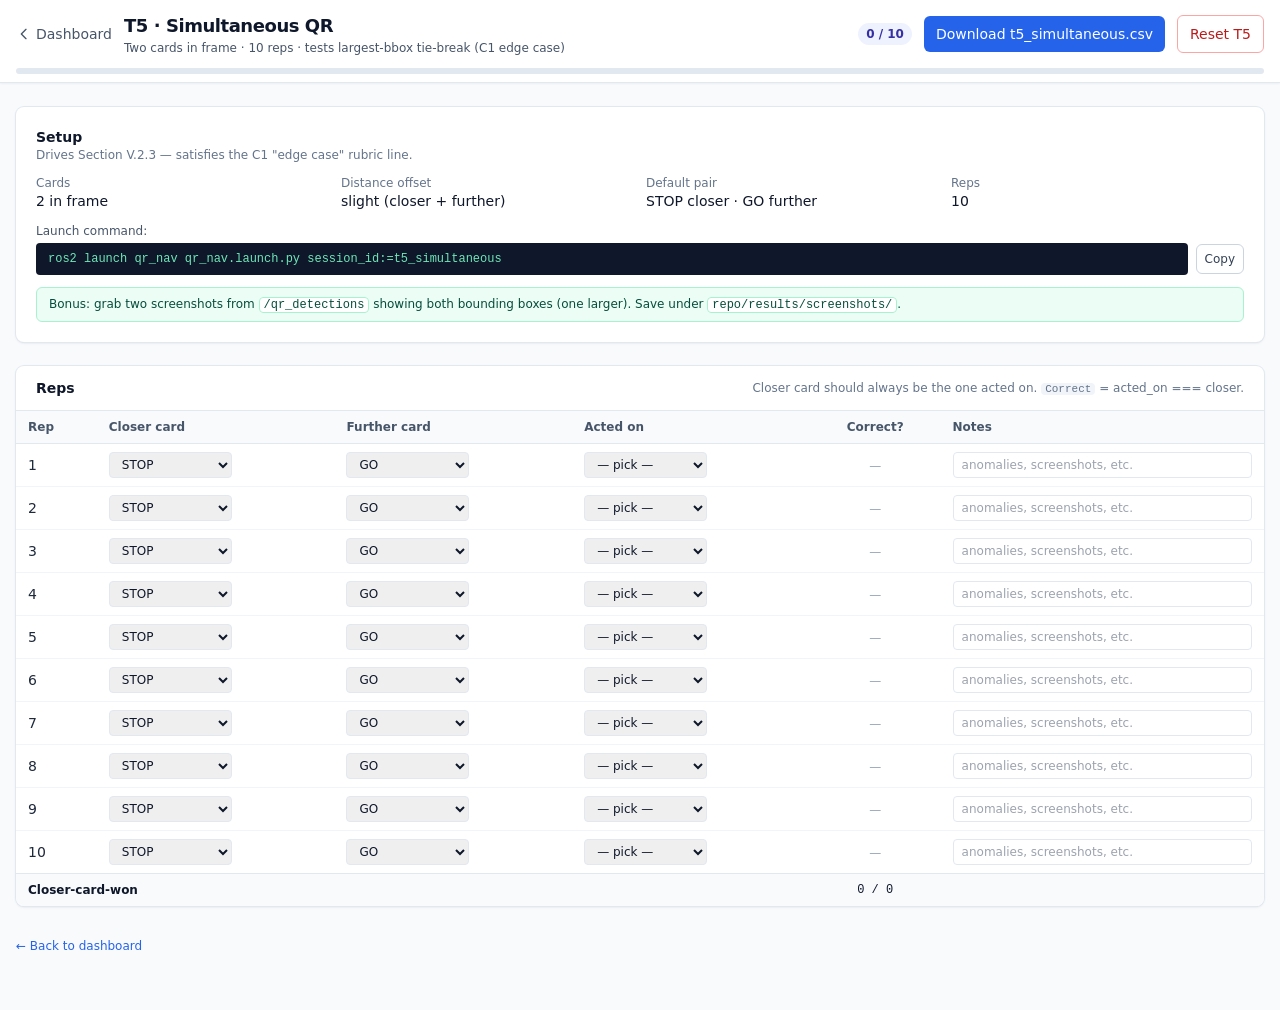
<file: tools/run_trials/t5.html>
<!DOCTYPE html>
<html lang="en">
<head>
  <meta charset="utf-8">
  <meta name="viewport" content="width=device-width, initial-scale=1">
  <title>T5 — Simultaneous QR · QR Nav Trial Runner</title>
  <script src="assets/tailwind.js"></script>
  <link rel="stylesheet" href="assets/styles.css">
  <script src="assets/shared.js"></script>
</head>
<body class="bg-slate-50 text-slate-900 antialiased">

  <header class="sticky top-0 z-30 bg-white/95 backdrop-blur border-b border-slate-200 shadow-sm no-print">
    <div class="max-w-7xl mx-auto px-4 py-3 flex flex-wrap items-center gap-3">
      <a href="index.html" class="inline-flex items-center gap-1 text-sm font-medium text-slate-600 hover:text-slate-900">
        <svg class="w-4 h-4" fill="none" stroke="currentColor" viewBox="0 0 24 24" stroke-width="2"><path d="M15 19l-7-7 7-7" stroke-linecap="round" stroke-linejoin="round"/></svg>
        Dashboard
      </a>
      <div class="flex-1 min-w-0">
        <h1 class="text-base sm:text-lg font-semibold tracking-tight">T5 · Simultaneous QR</h1>
        <p class="text-xs text-slate-600">Two cards in frame · 10 reps · tests largest-bbox tie-break (C1 edge case)</p>
      </div>
      <span class="progress-badge"><span id="trial-progress-text">0 / 10</span></span>
      <button id="download-csv-btn" class="inline-flex items-center gap-1.5 rounded-md bg-blue-600 px-3 py-2 text-sm font-medium text-white hover:bg-blue-700">
        Download t5_simultaneous.csv
      </button>
      <button id="reset-trial-btn" class="inline-flex items-center gap-1.5 rounded-md bg-white border border-red-300 px-3 py-2 text-sm font-medium text-red-700 hover:bg-red-50">
        Reset T5
      </button>
    </div>
    <div class="max-w-7xl mx-auto px-4 pb-2">
      <div class="h-1.5 w-full rounded-full bg-slate-200 overflow-hidden">
        <div id="trial-progress-bar" class="h-full bg-blue-600 transition-all duration-200" style="width:0%"></div>
      </div>
    </div>
  </header>

  <main class="max-w-7xl mx-auto px-4 py-6 space-y-6">

    <section class="bg-white rounded-lg shadow ring-1 ring-slate-200 p-5">
      <header class="mb-3">
        <h2 class="text-sm font-semibold text-slate-900">Setup</h2>
        <p class="text-xs text-slate-500">Drives Section V.2.3 — satisfies the C1 "edge case" rubric line.</p>
      </header>
      <dl class="grid grid-cols-2 sm:grid-cols-4 gap-3 text-sm">
        <div><dt class="text-xs text-slate-500">Cards</dt><dd class="font-medium">2 in frame</dd></div>
        <div><dt class="text-xs text-slate-500">Distance offset</dt><dd class="font-medium">slight (closer + further)</dd></div>
        <div><dt class="text-xs text-slate-500">Default pair</dt><dd class="font-medium">STOP closer · GO further</dd></div>
        <div><dt class="text-xs text-slate-500">Reps</dt><dd class="font-medium">10</dd></div>
      </dl>
      <div class="mt-3">
        <label class="block text-xs font-medium text-slate-600 mb-1">Launch command:</label>
        <div class="flex items-center gap-2">
          <code id="t5-launch" class="flex-1 block bg-slate-900 text-emerald-300 text-xs font-mono rounded px-3 py-2 overflow-x-auto">ros2 launch qr_nav qr_nav.launch.py session_id:=t5_simultaneous</code>
          <button class="copy-btn rounded-md border border-slate-300 px-2 py-1.5 text-xs font-medium text-slate-700 hover:bg-slate-50" data-target="t5-launch">Copy</button>
        </div>
      </div>
      <div class="mt-3 rounded-md bg-emerald-50 border border-emerald-200 px-3 py-2 text-xs text-emerald-900">
        Bonus: grab two screenshots from <code class="bg-white border border-emerald-200 rounded px-1">/qr_detections</code> showing both bounding boxes (one larger). Save under <code class="bg-white border border-emerald-200 rounded px-1">repo/results/screenshots/</code>.
      </div>
    </section>

    <section class="bg-white rounded-lg shadow ring-1 ring-slate-200 overflow-hidden">
      <header class="px-5 py-3 border-b border-slate-200 flex items-center justify-between">
        <h2 class="text-sm font-semibold text-slate-900">Reps</h2>
        <p class="text-xs text-slate-500">Closer card should always be the one acted on. <code class="bg-slate-100 text-[11px] rounded px-1">Correct</code> = acted_on === closer.</p>
      </header>
      <div class="overflow-x-auto">
        <table class="text-sm w-full">
          <thead class="bg-slate-50 border-b border-slate-200">
            <tr>
              <th class="px-3 py-2 text-left text-xs font-semibold text-slate-600">Rep</th>
              <th class="px-3 py-2 text-left text-xs font-semibold text-slate-600">Closer card</th>
              <th class="px-3 py-2 text-left text-xs font-semibold text-slate-600">Further card</th>
              <th class="px-3 py-2 text-left text-xs font-semibold text-slate-600">Acted on</th>
              <th class="px-3 py-2 text-center text-xs font-semibold text-slate-600">Correct?</th>
              <th class="px-3 py-2 text-left text-xs font-semibold text-slate-600 min-w-[200px]">Notes</th>
            </tr>
          </thead>
          <tbody id="t5-tbody" class="divide-y divide-slate-100"></tbody>
          <tfoot class="bg-slate-50 border-t border-slate-200 text-xs">
            <tr>
              <th class="px-3 py-2 text-left font-semibold" colspan="4">Closer-card-won</th>
              <td class="px-3 py-2 text-center font-mono" id="t5-summary">— / —</td>
              <td></td>
            </tr>
          </tfoot>
        </table>
      </div>
    </section>

    <footer class="text-xs text-slate-500 pt-2 pb-8">
      <a href="index.html" class="text-blue-600 hover:underline">← Back to dashboard</a>
    </footer>
  </main>

  <script>
    'use strict';

    let state = QRTrials.load();
    const CARDS = ['STOP', 'GO', 'TURN_LEFT', 'TURN_RIGHT', 'SPEED_UP', 'SPEED_DOWN', 'U_TURN'];

    function persist() {
      QRTrials.save(state);
      document.dispatchEvent(new Event('trial-state-changed'));
    }

    function selectHtml(field, value) {
      // acted_on starts blank so the row only counts toward progress
      // once the operator records what the robot actually did.
      const blankOpt = field === 'acted_on'
        ? `<option value="" ${value === '' ? 'selected' : ''}>— pick —</option>`
        : '';
      const opts = CARDS.map(c =>
        `<option value="${c}" ${c === value ? 'selected' : ''}>${c}</option>`
      ).join('');
      return `<select class="rounded border border-slate-200 px-2 py-1 text-xs focus:outline-none focus:border-blue-400 focus:ring-1 focus:ring-blue-200" data-field="${field}">${blankOpt}${opts}</select>`;
    }

    function correctChip(cell) {
      if (!cell.acted_on) return `<span class="text-slate-400 text-xs">—</span>`;
      if (cell.acted_on === cell.closer) {
        return `<span class="inline-flex items-center gap-1 rounded-full bg-emerald-100 text-emerald-800 px-2 py-0.5 text-[11px] font-semibold">✓ correct</span>`;
      }
      return `<span class="inline-flex items-center gap-1 rounded-full bg-red-100 text-red-800 px-2 py-0.5 text-[11px] font-semibold">✗ wrong</span>`;
    }

    function escapeAttr(s) {
      return String(s).replace(/[&<>"']/g, c => ({ '&':'&amp;','<':'&lt;','>':'&gt;','"':'&quot;',"'":'&#39;' }[c]));
    }

    function renderBody() {
      const tbody = document.getElementById('t5-tbody');
      tbody.innerHTML = '';
      state.t5.rows.forEach((cell, idx) => {
        const tr = document.createElement('tr');
        tr.dataset.idx = idx;
        tr.innerHTML = `
          <th class="px-3 py-2 text-left font-medium text-slate-800">${idx + 1}</th>
          <td class="px-3 py-2">${selectHtml('closer', cell.closer)}</td>
          <td class="px-3 py-2">${selectHtml('further', cell.further)}</td>
          <td class="px-3 py-2">${selectHtml('acted_on', cell.acted_on)}</td>
          <td class="px-3 py-2 text-center" data-correct>${correctChip(cell)}</td>
          <td class="px-3 py-2">
            <input type="text" class="w-full rounded border border-slate-200 px-2 py-1 text-xs focus:outline-none focus:border-blue-400 focus:ring-1 focus:ring-blue-200"
                   placeholder="anomalies, screenshots, etc."
                   data-field="notes"
                   value="${escapeAttr(cell.notes || '')}">
          </td>`;
        tbody.appendChild(tr);
      });
      refreshSummary();
    }

    function refreshRow(idx) {
      const tr = document.querySelector(`tr[data-idx="${idx}"]`);
      if (!tr) return;
      tr.querySelector('[data-correct]').innerHTML = correctChip(state.t5.rows[idx]);
    }

    function refreshSummary() {
      let won = 0, n = 0;
      for (const cell of state.t5.rows) {
        if (cell.acted_on) {
          n++;
          if (cell.acted_on === cell.closer) won++;
        }
      }
      document.getElementById('t5-summary').textContent = `${won} / ${n}`;
    }

    function init() {
      renderBody();

      const tbody = document.getElementById('t5-tbody');
      tbody.addEventListener('change', (e) => {
        const sel = e.target.closest('select[data-field]');
        if (!sel) return;
        const idx = parseInt(sel.closest('tr').dataset.idx, 10);
        state.t5.rows[idx][sel.dataset.field] = sel.value;
        persist();
        refreshRow(idx);
        refreshSummary();
      });
      tbody.addEventListener('input', (e) => {
        const inp = e.target.closest('input[data-field="notes"]');
        if (!inp) return;
        const idx = parseInt(inp.closest('tr').dataset.idx, 10);
        state.t5.rows[idx].notes = inp.value;
        persist();
      });

      QRTrials.installTrialChrome('t5', {
        onReset: () => {
          state = QRTrials.load();
          renderBody();
        },
      });
      document.addEventListener('trial-state-changed', () => {
        const fresh = QRTrials.load();
        const { done, total } = QRTrials.countDone(fresh, 't5');
        document.getElementById('trial-progress-text').textContent = `${done} / ${total}`;
        document.getElementById('trial-progress-bar').style.width = `${total > 0 ? (done / total) * 100 : 0}%`;
      });
    }

    if (document.readyState === 'loading') {
      document.addEventListener('DOMContentLoaded', init);
    } else {
      init();
    }
  </script>
</body>
</html>
</file>
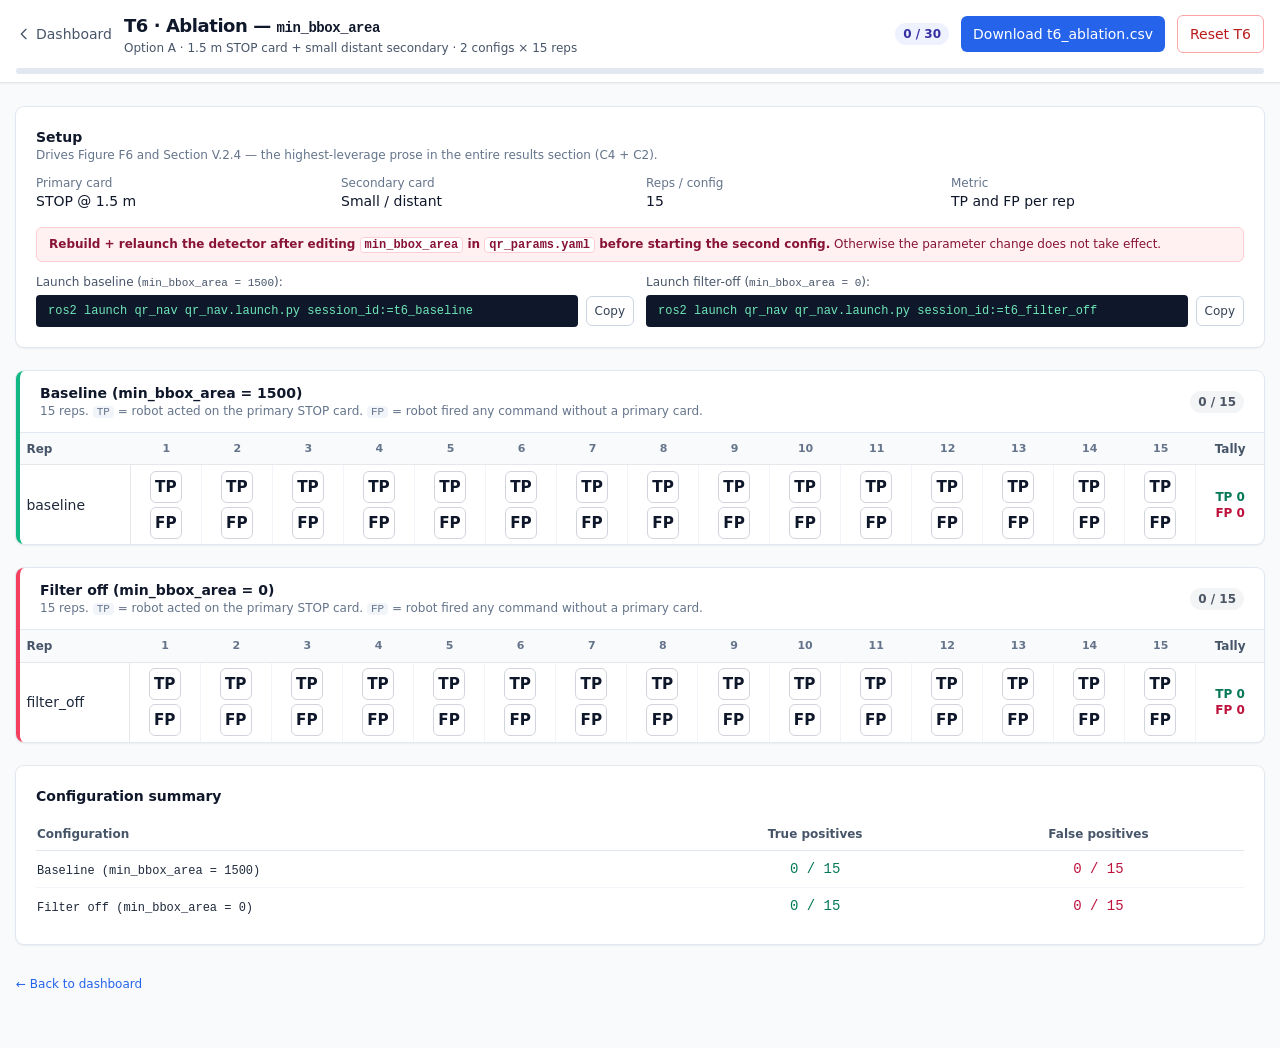
<file: tools/run_trials/t6.html>
<!DOCTYPE html>
<html lang="en">
<head>
  <meta charset="utf-8">
  <meta name="viewport" content="width=device-width, initial-scale=1">
  <title>T6 — min_bbox_area ablation · QR Nav Trial Runner</title>
  <script src="assets/tailwind.js"></script>
  <link rel="stylesheet" href="assets/styles.css">
  <script src="assets/shared.js"></script>
</head>
<body class="bg-slate-50 text-slate-900 antialiased">

  <header class="sticky top-0 z-30 bg-white/95 backdrop-blur border-b border-slate-200 shadow-sm no-print">
    <div class="max-w-7xl mx-auto px-4 py-3 flex flex-wrap items-center gap-3">
      <a href="index.html" class="inline-flex items-center gap-1 text-sm font-medium text-slate-600 hover:text-slate-900">
        <svg class="w-4 h-4" fill="none" stroke="currentColor" viewBox="0 0 24 24" stroke-width="2"><path d="M15 19l-7-7 7-7" stroke-linecap="round" stroke-linejoin="round"/></svg>
        Dashboard
      </a>
      <div class="flex-1 min-w-0">
        <h1 class="text-base sm:text-lg font-semibold tracking-tight">T6 · Ablation — <code class="text-sm">min_bbox_area</code></h1>
        <p class="text-xs text-slate-600">Option A · 1.5 m STOP card + small distant secondary · 2 configs × 15 reps</p>
      </div>
      <span class="progress-badge"><span id="trial-progress-text">0 / 30</span></span>
      <button id="download-csv-btn" class="inline-flex items-center gap-1.5 rounded-md bg-blue-600 px-3 py-2 text-sm font-medium text-white hover:bg-blue-700">
        Download t6_ablation.csv
      </button>
      <button id="reset-trial-btn" class="inline-flex items-center gap-1.5 rounded-md bg-white border border-red-300 px-3 py-2 text-sm font-medium text-red-700 hover:bg-red-50">
        Reset T6
      </button>
    </div>
    <div class="max-w-7xl mx-auto px-4 pb-2">
      <div class="h-1.5 w-full rounded-full bg-slate-200 overflow-hidden">
        <div id="trial-progress-bar" class="h-full bg-blue-600 transition-all duration-200" style="width:0%"></div>
      </div>
    </div>
  </header>

  <main class="max-w-7xl mx-auto px-4 py-6 space-y-6">

    <section class="bg-white rounded-lg shadow ring-1 ring-slate-200 p-5">
      <header class="mb-3">
        <h2 class="text-sm font-semibold text-slate-900">Setup</h2>
        <p class="text-xs text-slate-500">Drives Figure F6 and Section V.2.4 — the highest-leverage prose in the entire results section (C4 + C2).</p>
      </header>
      <dl class="grid grid-cols-2 sm:grid-cols-4 gap-3 text-sm">
        <div><dt class="text-xs text-slate-500">Primary card</dt><dd class="font-medium">STOP @ 1.5 m</dd></div>
        <div><dt class="text-xs text-slate-500">Secondary card</dt><dd class="font-medium">Small / distant</dd></div>
        <div><dt class="text-xs text-slate-500">Reps / config</dt><dd class="font-medium">15</dd></div>
        <div><dt class="text-xs text-slate-500">Metric</dt><dd class="font-medium">TP and FP per rep</dd></div>
      </dl>

      <div class="mt-4 rounded-md bg-rose-50 border border-rose-200 px-3 py-2 text-xs text-rose-900">
        <strong>Rebuild + relaunch the detector after editing <code class="bg-white border border-rose-200 rounded px-1">min_bbox_area</code> in <code class="bg-white border border-rose-200 rounded px-1">qr_params.yaml</code> before starting the second config.</strong> Otherwise the parameter change does not take effect.
      </div>

      <div class="mt-3 grid grid-cols-1 lg:grid-cols-2 gap-3">
        <div>
          <label class="block text-xs font-medium text-slate-600 mb-1">Launch baseline (<code class="text-[11px]">min_bbox_area = 1500</code>):</label>
          <div class="flex items-center gap-2">
            <code id="t6-launch-baseline" class="flex-1 block bg-slate-900 text-emerald-300 text-xs font-mono rounded px-3 py-2 overflow-x-auto">ros2 launch qr_nav qr_nav.launch.py session_id:=t6_baseline</code>
            <button class="copy-btn rounded-md border border-slate-300 px-2 py-1.5 text-xs font-medium text-slate-700 hover:bg-slate-50" data-target="t6-launch-baseline">Copy</button>
          </div>
        </div>
        <div>
          <label class="block text-xs font-medium text-slate-600 mb-1">Launch filter-off (<code class="text-[11px]">min_bbox_area = 0</code>):</label>
          <div class="flex items-center gap-2">
            <code id="t6-launch-off" class="flex-1 block bg-slate-900 text-emerald-300 text-xs font-mono rounded px-3 py-2 overflow-x-auto">ros2 launch qr_nav qr_nav.launch.py session_id:=t6_filter_off</code>
            <button class="copy-btn rounded-md border border-slate-300 px-2 py-1.5 text-xs font-medium text-slate-700 hover:bg-slate-50" data-target="t6-launch-off">Copy</button>
          </div>
        </div>
      </div>
    </section>

    <!-- Two grids, one per configuration -->
    <div id="t6-grids" class="space-y-6"></div>

    <section class="bg-white rounded-lg shadow ring-1 ring-slate-200 p-5">
      <h2 class="text-sm font-semibold text-slate-900 mb-3">Configuration summary</h2>
      <table class="text-sm w-full">
        <thead class="text-left text-xs text-slate-600 border-b border-slate-200">
          <tr>
            <th class="py-2">Configuration</th>
            <th class="py-2 text-center">True positives</th>
            <th class="py-2 text-center">False positives</th>
          </tr>
        </thead>
        <tbody id="t6-summary" class="divide-y divide-slate-100"></tbody>
      </table>
    </section>

    <footer class="text-xs text-slate-500 pt-2 pb-8">
      <a href="index.html" class="text-blue-600 hover:underline">← Back to dashboard</a>
    </footer>
  </main>

  <script>
    'use strict';

    let state = QRTrials.load();
    const CONFIGS = [
      { key: 'baseline',   label: 'Baseline (min_bbox_area = 1500)', accent: 'border-l-emerald-500' },
      { key: 'filter_off', label: 'Filter off (min_bbox_area = 0)',  accent: 'border-l-rose-500' },
    ];

    function persist() {
      QRTrials.save(state);
      document.dispatchEvent(new Event('trial-state-changed'));
    }

    function nextValue(v) {
      if (v === '' || v === null) return 1;
      if (v === 1 || v === '1') return 0;
      return null;
    }

    function tally(reps) {
      let tp = 0, fp = 0, n = 0;
      for (const cell of reps) {
        let touched = false;
        if (cell.tp !== null) { touched = true; if (cell.tp === 1) tp++; }
        if (cell.fp !== null) { touched = true; if (cell.fp === 1) fp++; }
        if (touched) n++;
      }
      return { tp, fp, n };
    }

    function renderGrids() {
      const wrap = document.getElementById('t6-grids');
      wrap.innerHTML = '';
      for (const cfg of CONFIGS) {
        const reps = state.t6.rows[cfg.key];
        const sec = document.createElement('section');
        sec.className = `bg-white rounded-lg shadow ring-1 ring-slate-200 overflow-hidden border-l-4 ${cfg.accent}`;
        sec.dataset.config = cfg.key;

        let cellsHtml = '';
        reps.forEach((cell, idx) => {
          const tpVal = cell.tp === null ? '' : cell.tp;
          const fpVal = cell.fp === null ? '' : cell.fp;
          cellsHtml += `
            <td class="text-center px-1 py-2 border-r border-slate-100 last:border-r-0">
              <div class="inline-flex flex-col items-center gap-1" data-cell="${cfg.key}|${idx}">
                <button class="toggle-cell tri-toggle" data-field="tp" data-value="${tpVal}" title="True positive">TP</button>
                <button class="toggle-cell tri-toggle" data-field="fp" data-value="${fpVal}" title="False positive">FP</button>
              </div>
            </td>`;
        });

        const t = tally(reps);

        sec.innerHTML = `
          <header class="px-5 py-3 border-b border-slate-200 flex items-center justify-between">
            <div>
              <h2 class="text-sm font-semibold text-slate-900">${cfg.label}</h2>
              <p class="text-xs text-slate-500">15 reps. <code class="bg-slate-100 text-[11px] rounded px-1">TP</code> = robot acted on the primary STOP card. <code class="bg-slate-100 text-[11px] rounded px-1">FP</code> = robot fired any command without a primary card.</p>
            </div>
            <span class="progress-badge" data-state="${t.n === 15 ? 'done' : (t.n > 0 ? '' : 'empty')}">${t.n} / 15</span>
          </header>
          <div class="overflow-x-auto">
            <table class="rep-grid text-sm w-full">
              <thead>
                <tr>
                  <th class="text-left px-3 py-2 text-xs font-semibold text-slate-600">Rep</th>
                  ${Array.from({ length: 15 }, (_, i) =>
                    `<th class="text-center px-1 py-2 text-[11px] font-semibold text-slate-500">${i + 1}</th>`).join('')}
                  <th class="text-center px-3 py-2 text-xs font-semibold text-slate-600">Tally</th>
                </tr>
              </thead>
              <tbody>
                <tr>
                  <th class="text-left px-3 py-2 font-medium text-slate-800">${cfg.key}</th>
                  ${cellsHtml}
                  <td class="text-center px-3 py-2 text-xs whitespace-nowrap" data-tally>
                    <div><span class="text-emerald-700 font-semibold">TP ${t.tp}</span></div>
                    <div><span class="text-rose-700 font-semibold">FP ${t.fp}</span></div>
                  </td>
                </tr>
              </tbody>
            </table>
          </div>`;
        wrap.appendChild(sec);
      }
      renderSummary();
    }

    function refreshConfig(cfgKey) {
      const sec = document.querySelector(`section[data-config="${cfgKey}"]`);
      if (!sec) return;
      const reps = state.t6.rows[cfgKey];
      sec.querySelectorAll('[data-cell]').forEach((wrap, idx) => {
        const cell = reps[idx];
        const tpBtn = wrap.querySelector('[data-field="tp"]');
        const fpBtn = wrap.querySelector('[data-field="fp"]');
        tpBtn.dataset.value = cell.tp === null ? '' : cell.tp;
        fpBtn.dataset.value = cell.fp === null ? '' : cell.fp;
      });
      const t = tally(reps);
      sec.querySelector('[data-tally]').innerHTML = `
        <div><span class="text-emerald-700 font-semibold">TP ${t.tp}</span></div>
        <div><span class="text-rose-700 font-semibold">FP ${t.fp}</span></div>`;
      const headerBadge = sec.querySelector('header .progress-badge');
      headerBadge.textContent = `${t.n} / 15`;
      headerBadge.dataset.state = t.n === 15 ? 'done' : (t.n > 0 ? '' : 'empty');
      renderSummary();
    }

    function renderSummary() {
      const tbody = document.getElementById('t6-summary');
      tbody.innerHTML = '';
      for (const cfg of CONFIGS) {
        const t = tally(state.t6.rows[cfg.key]);
        const tr = document.createElement('tr');
        tr.innerHTML = `
          <th class="py-2 text-left font-medium text-slate-800"><code class="text-xs">${cfg.label}</code></th>
          <td class="py-2 text-center font-mono text-emerald-700">${t.tp} / 15</td>
          <td class="py-2 text-center font-mono text-rose-700">${t.fp} / 15</td>`;
        tbody.appendChild(tr);
      }
    }

    function init() {
      renderGrids();

      document.getElementById('t6-grids').addEventListener('click', (e) => {
        const btn = e.target.closest('.tri-toggle');
        if (!btn) return;
        const wrap = btn.closest('[data-cell]');
        const [cfg, idxStr] = wrap.dataset.cell.split('|');
        const idx = parseInt(idxStr, 10);
        const field = btn.dataset.field;
        const cur = btn.dataset.value === '' ? null : Number(btn.dataset.value);
        state.t6.rows[cfg][idx][field] = nextValue(cur);
        persist();
        refreshConfig(cfg);
      });

      QRTrials.installTrialChrome('t6', {
        onReset: () => {
          state = QRTrials.load();
          renderGrids();
        },
      });
      document.addEventListener('trial-state-changed', () => {
        const fresh = QRTrials.load();
        const { done, total } = QRTrials.countDone(fresh, 't6');
        document.getElementById('trial-progress-text').textContent = `${done} / ${total}`;
        document.getElementById('trial-progress-bar').style.width = `${total > 0 ? (done / total) * 100 : 0}%`;
      });
    }

    if (document.readyState === 'loading') {
      document.addEventListener('DOMContentLoaded', init);
    } else {
      init();
    }
  </script>
</body>
</html>
</file>
<file: tools/run_trials/assets/styles.css>
/* QR Nav — Trial Runner custom styles.
 *
 * Tailwind handles 95% of the look. This file holds only the things Tailwind
 * cannot express well: print rules, accessible focus rings, and the
 * sticky-header behaviour for the long rep grids.
 */

/* ----- focus ring ------------------------------------------------------- */
:focus-visible {
  outline: 2px solid #2563eb; /* tailwind blue-600 */
  outline-offset: 2px;
  border-radius: 4px;
}

/* ----- toggle cell tri-state (blank → ✓ → ✗) ---------------------------- */
.toggle-cell {
  display: inline-flex;
  align-items: center;
  justify-content: center;
  width: 2rem;
  height: 2rem;
  border-radius: 0.375rem;
  border: 1px solid #d1d5db; /* gray-300 */
  background: #ffffff;
  font-weight: 600;
  font-size: 0.95rem;
  cursor: pointer;
  user-select: none;
  transition: background 80ms ease, border-color 80ms ease, color 80ms ease;
}
.toggle-cell:hover {
  border-color: #9ca3af; /* gray-400 */
}
.toggle-cell[data-value="1"] {
  background: #d1fae5; /* emerald-100 */
  border-color: #059669; /* emerald-600 */
  color: #065f46; /* emerald-800 */
}
.toggle-cell[data-value="0"] {
  background: #fee2e2; /* red-100 */
  border-color: #dc2626; /* red-600 */
  color: #991b1b; /* red-800 */
}

/* ----- rep grid layout --------------------------------------------------- */
.rep-grid {
  border-collapse: separate;
  border-spacing: 0;
}
.rep-grid thead th {
  background: #f9fafb; /* gray-50 */
  border-bottom: 1px solid #e5e7eb;
  white-space: nowrap;
}
/* Pin only the row-label column so it stays visible during horizontal
   scrolling. Vertical thead stickiness was removed — it conflicted with
   the page's sticky top bar (different heights, z-index, and conflicting
   `top` offsets across pages) and made the header appear in the middle
   of the data rows. The tables are short enough to read end-to-end without
   pinning the column header. */
.rep-grid tbody th {
  position: sticky;
  left: 0;
  background: #ffffff;
  z-index: 1;
  box-shadow: inset -1px 0 0 #e5e7eb;
}
.rep-grid td,
.rep-grid th {
  padding: 0.35rem 0.4rem;
  vertical-align: middle;
}
.rep-grid tbody tr:hover td {
  background: #f8fafc; /* slate-50 */
}
.rep-grid tbody tr:hover th {
  background: #f8fafc;
}

/* ----- progress badges --------------------------------------------------- */
.progress-badge {
  display: inline-flex;
  align-items: center;
  gap: 0.25rem;
  padding: 0.125rem 0.5rem;
  font-size: 0.75rem;
  font-weight: 600;
  border-radius: 9999px;
  background: #eef2ff; /* indigo-50 */
  color: #3730a3; /* indigo-800 */
}
.progress-badge[data-state="done"] {
  background: #d1fae5;
  color: #065f46;
}
.progress-badge[data-state="empty"] {
  background: #f3f4f6;
  color: #4b5563;
}

/* ----- print rules — A4 portrait paper backup --------------------------- */
@media print {
  @page {
    size: A4 portrait;
    margin: 12mm;
  }
  body {
    background: #ffffff !important;
  }
  .no-print,
  .no-print * {
    display: none !important;
  }
  .rep-grid thead th,
  .rep-grid tbody th {
    position: static;
    box-shadow: none;
  }
  .toggle-cell {
    border-color: #000000;
    background: #ffffff !important;
    color: #000000 !important;
  }
  .toggle-cell[data-value="1"]::after {
    content: "✓";
  }
  .toggle-cell[data-value="0"]::after {
    content: "✗";
  }
  .toggle-cell[data-value="1"],
  .toggle-cell[data-value="0"] {
    color: #000000 !important;
  }
  .progress-badge {
    background: transparent !important;
    color: #000000 !important;
    border: 1px solid #000000;
  }
  details {
    page-break-inside: avoid;
  }
  /* expand all <details> in print: force the children visible regardless of
     the open attribute, so the gotchas section prints fully without
     manually expanding it first. */
  details > *:not(summary) {
    display: block !important;
  }
  details > summary {
    list-style: none;
  }
  details > summary svg {
    display: none;
  }

  /* Trial-page header chrome: keep the title visible at the top of every
     printed page, but drop the back-link / action buttons (already marked
     no-print on each page). */
  header.sticky {
    position: static;
    box-shadow: none;
    border: none;
  }

  /* Tighter typography for paper density. */
  body {
    font-size: 11pt;
    color: #000;
  }
  table {
    page-break-inside: auto;
  }
  thead {
    display: table-header-group;
  }
  tbody tr {
    page-break-inside: avoid;
  }
}
</file>
